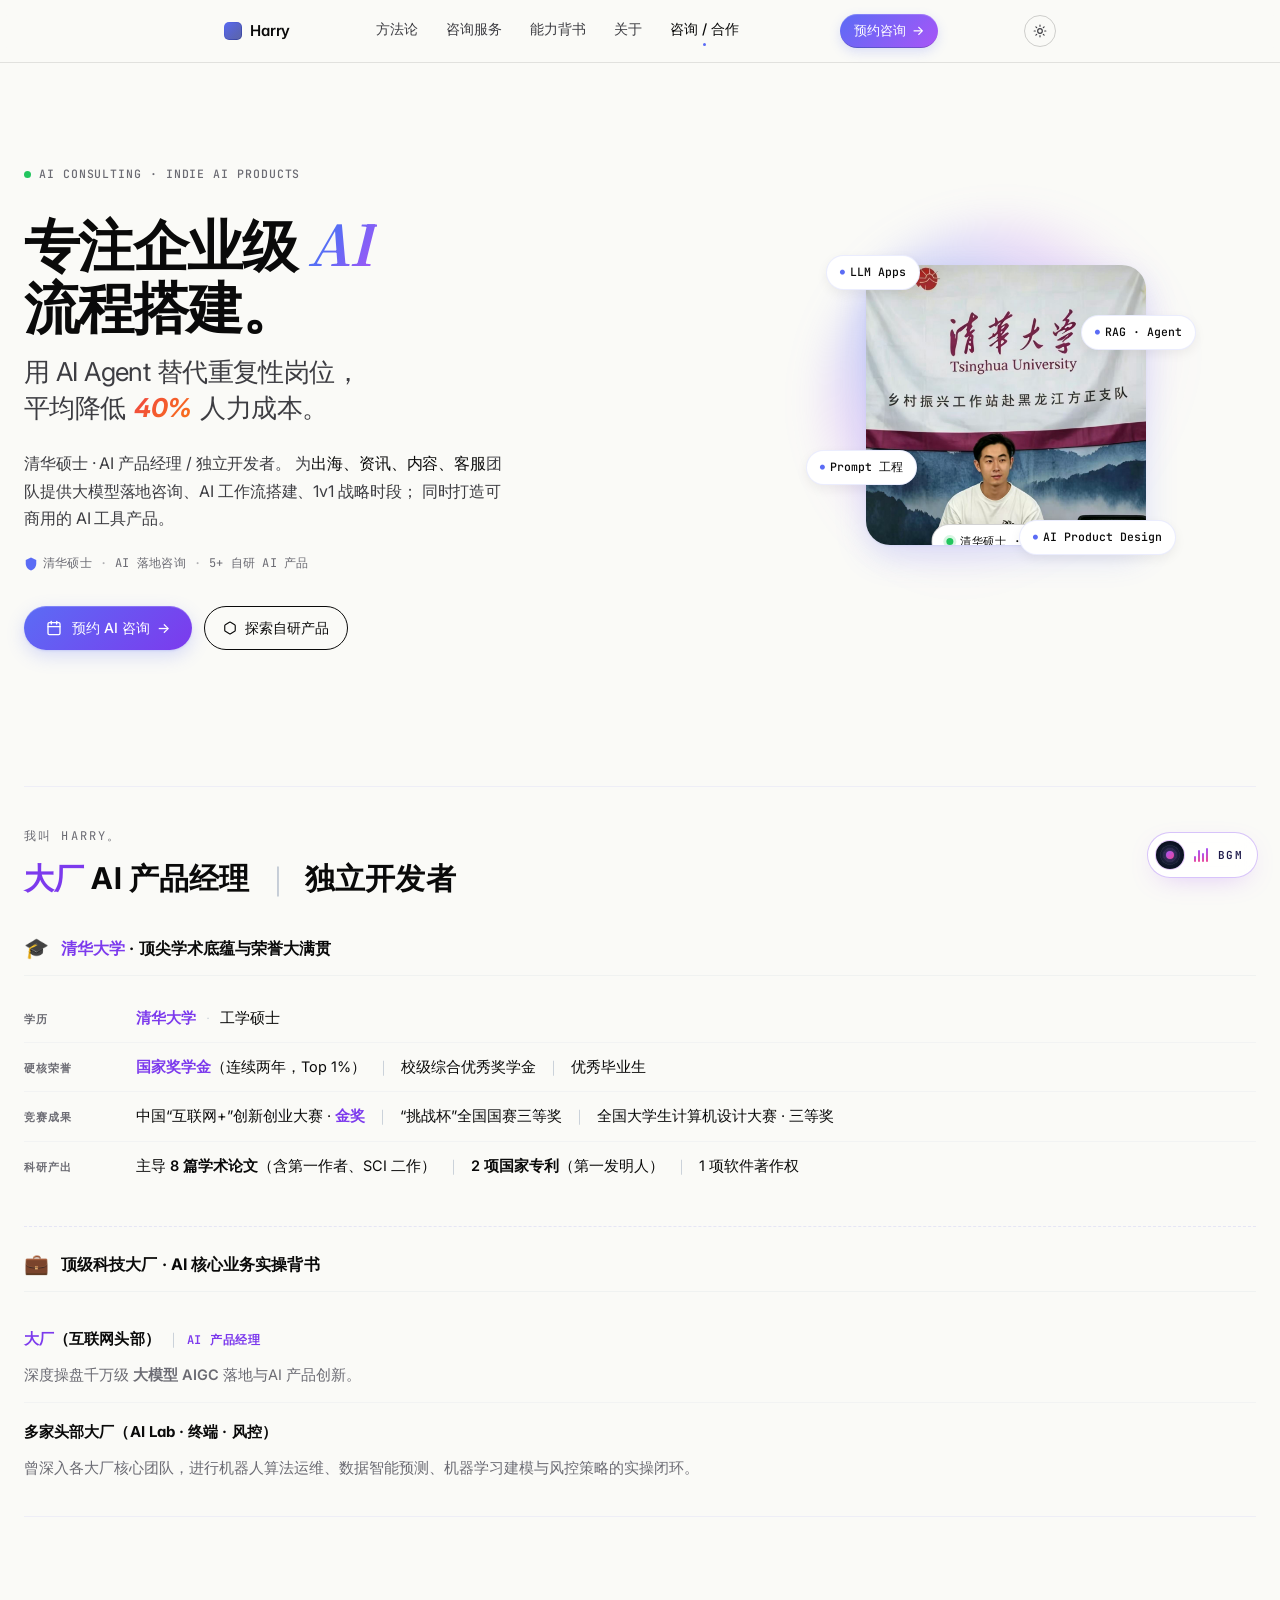
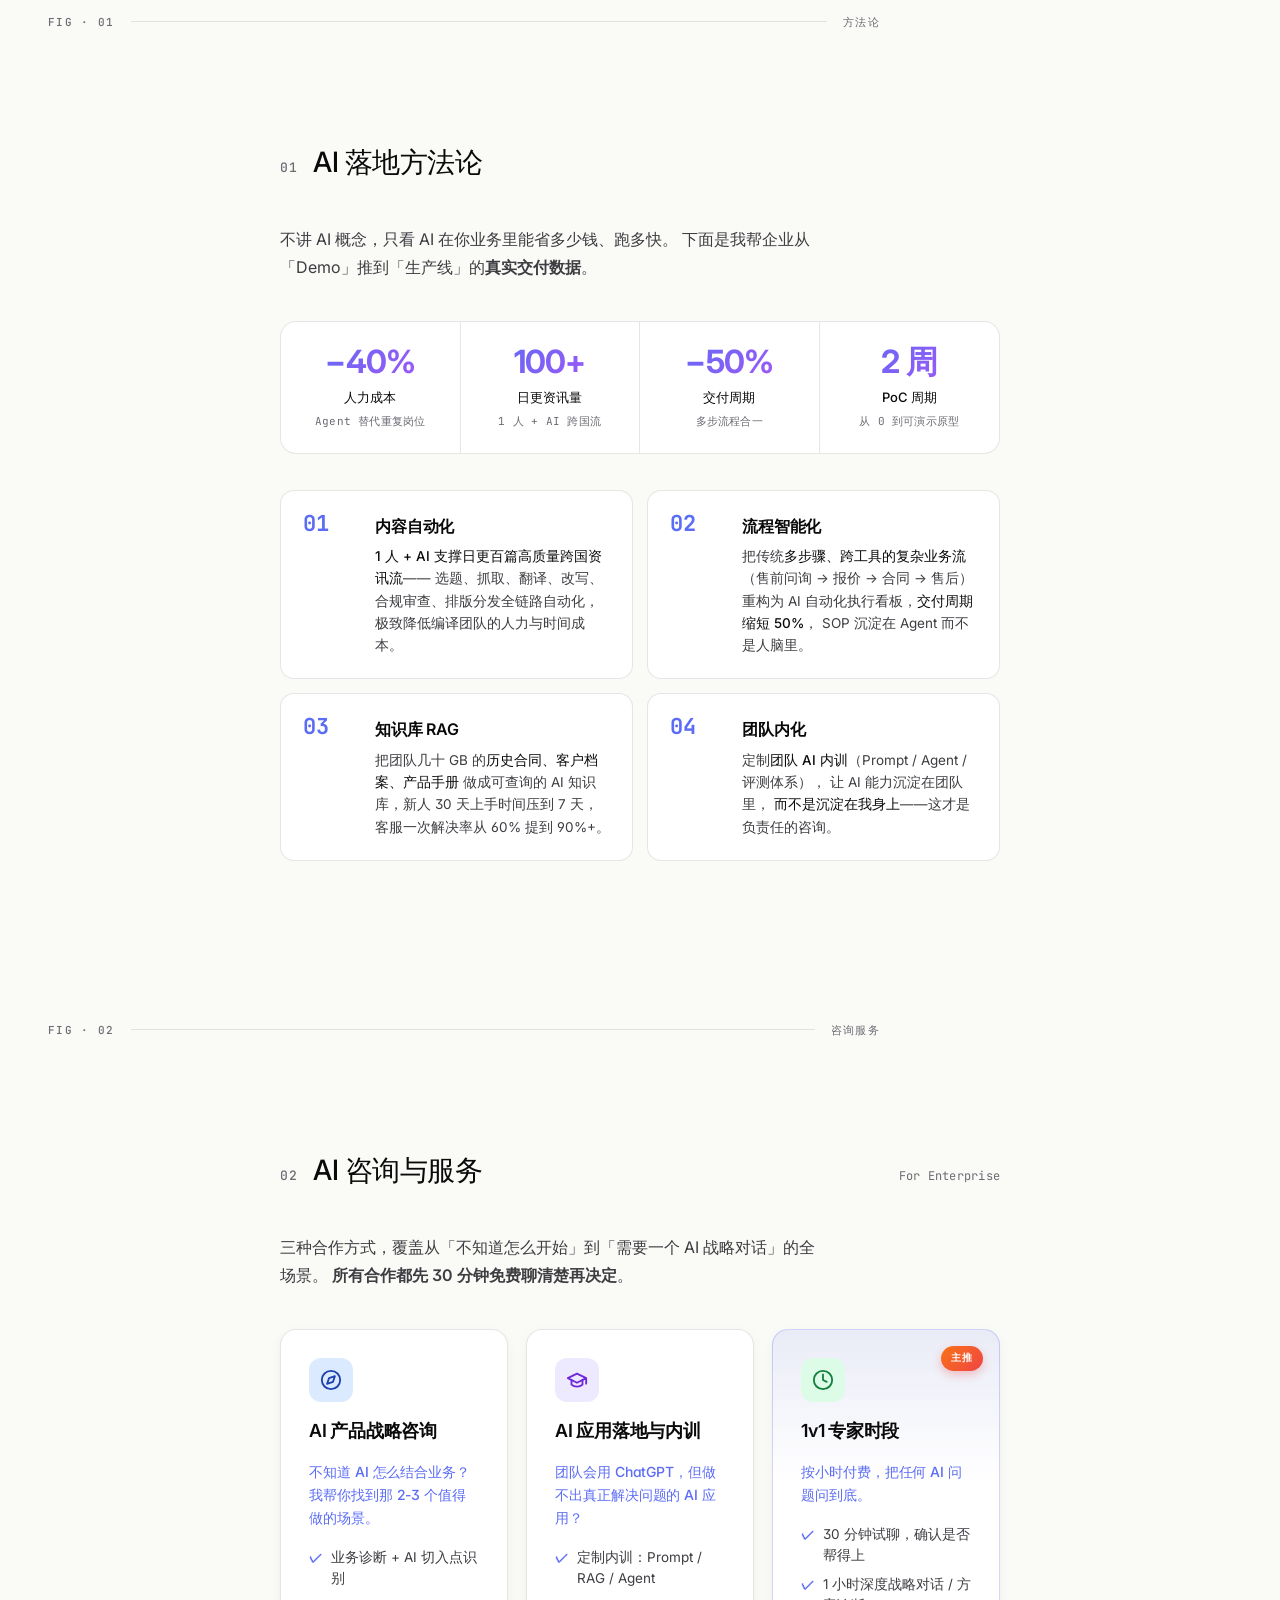
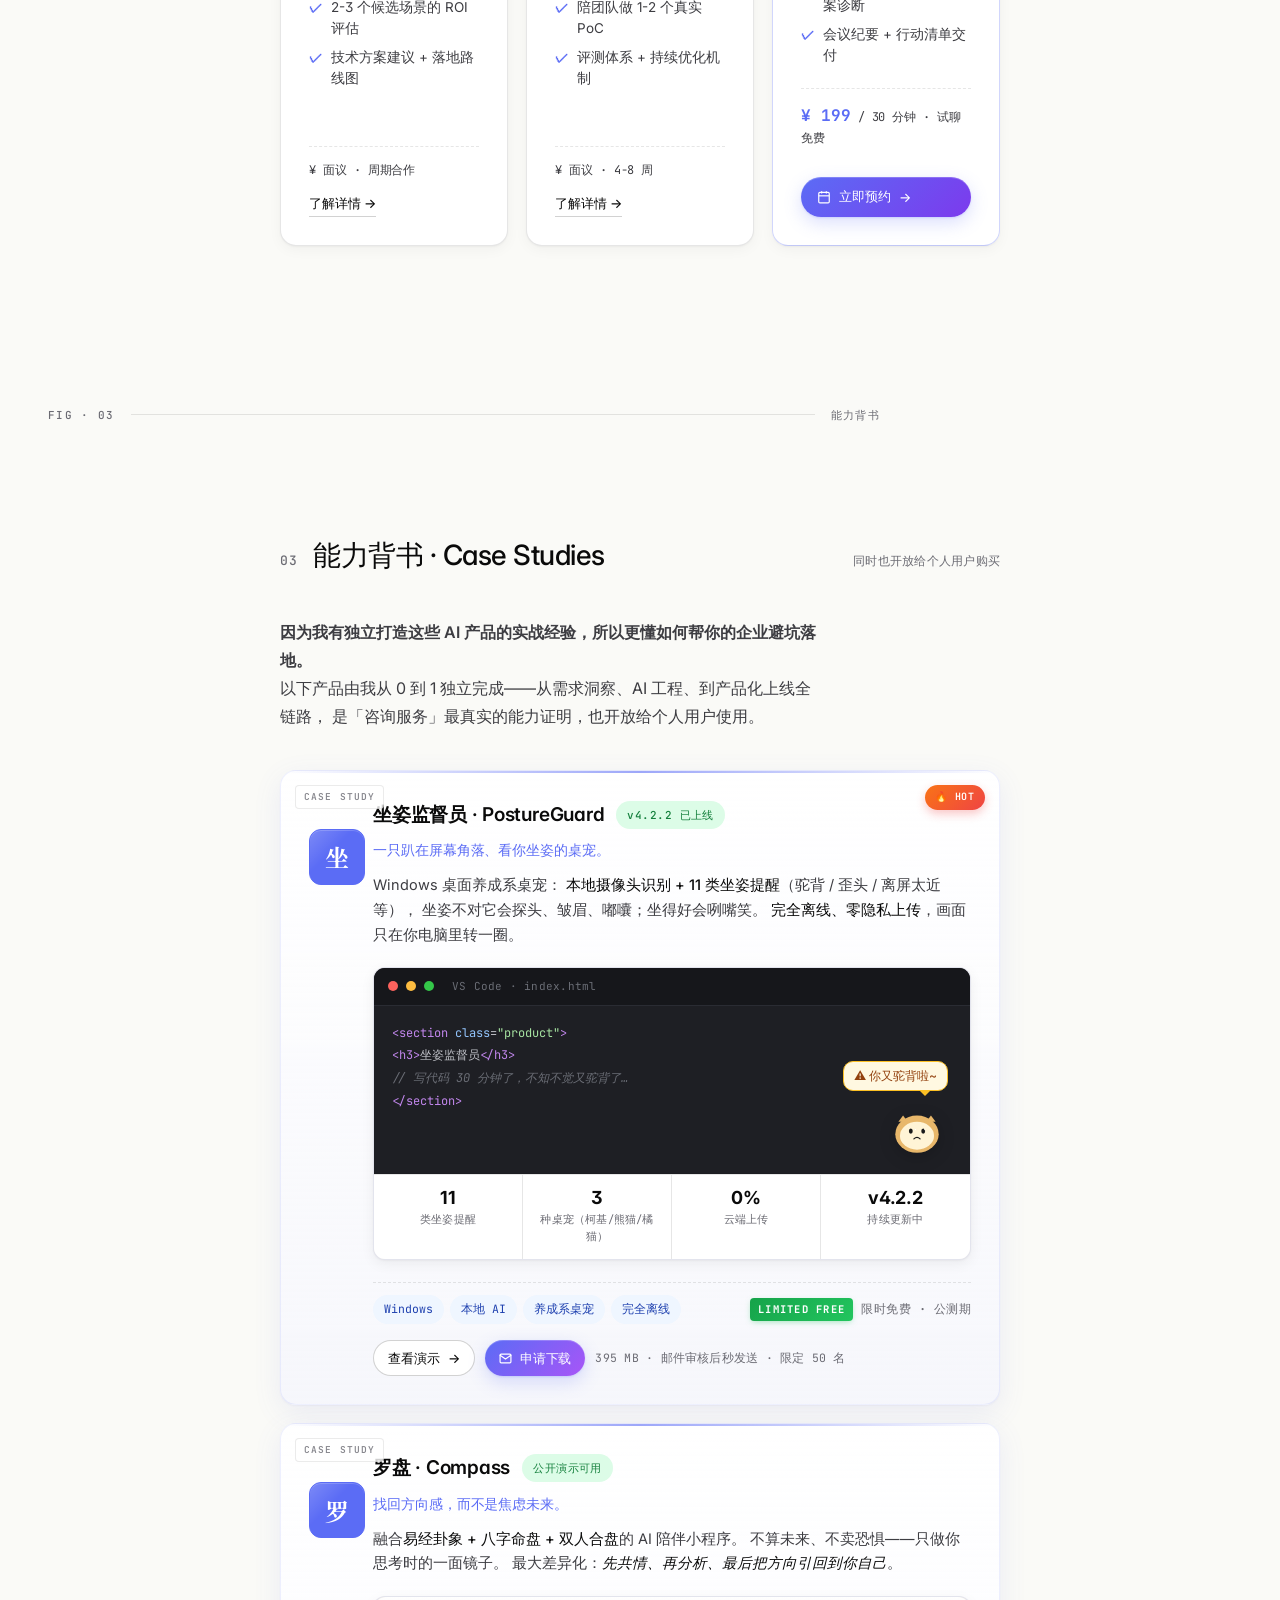
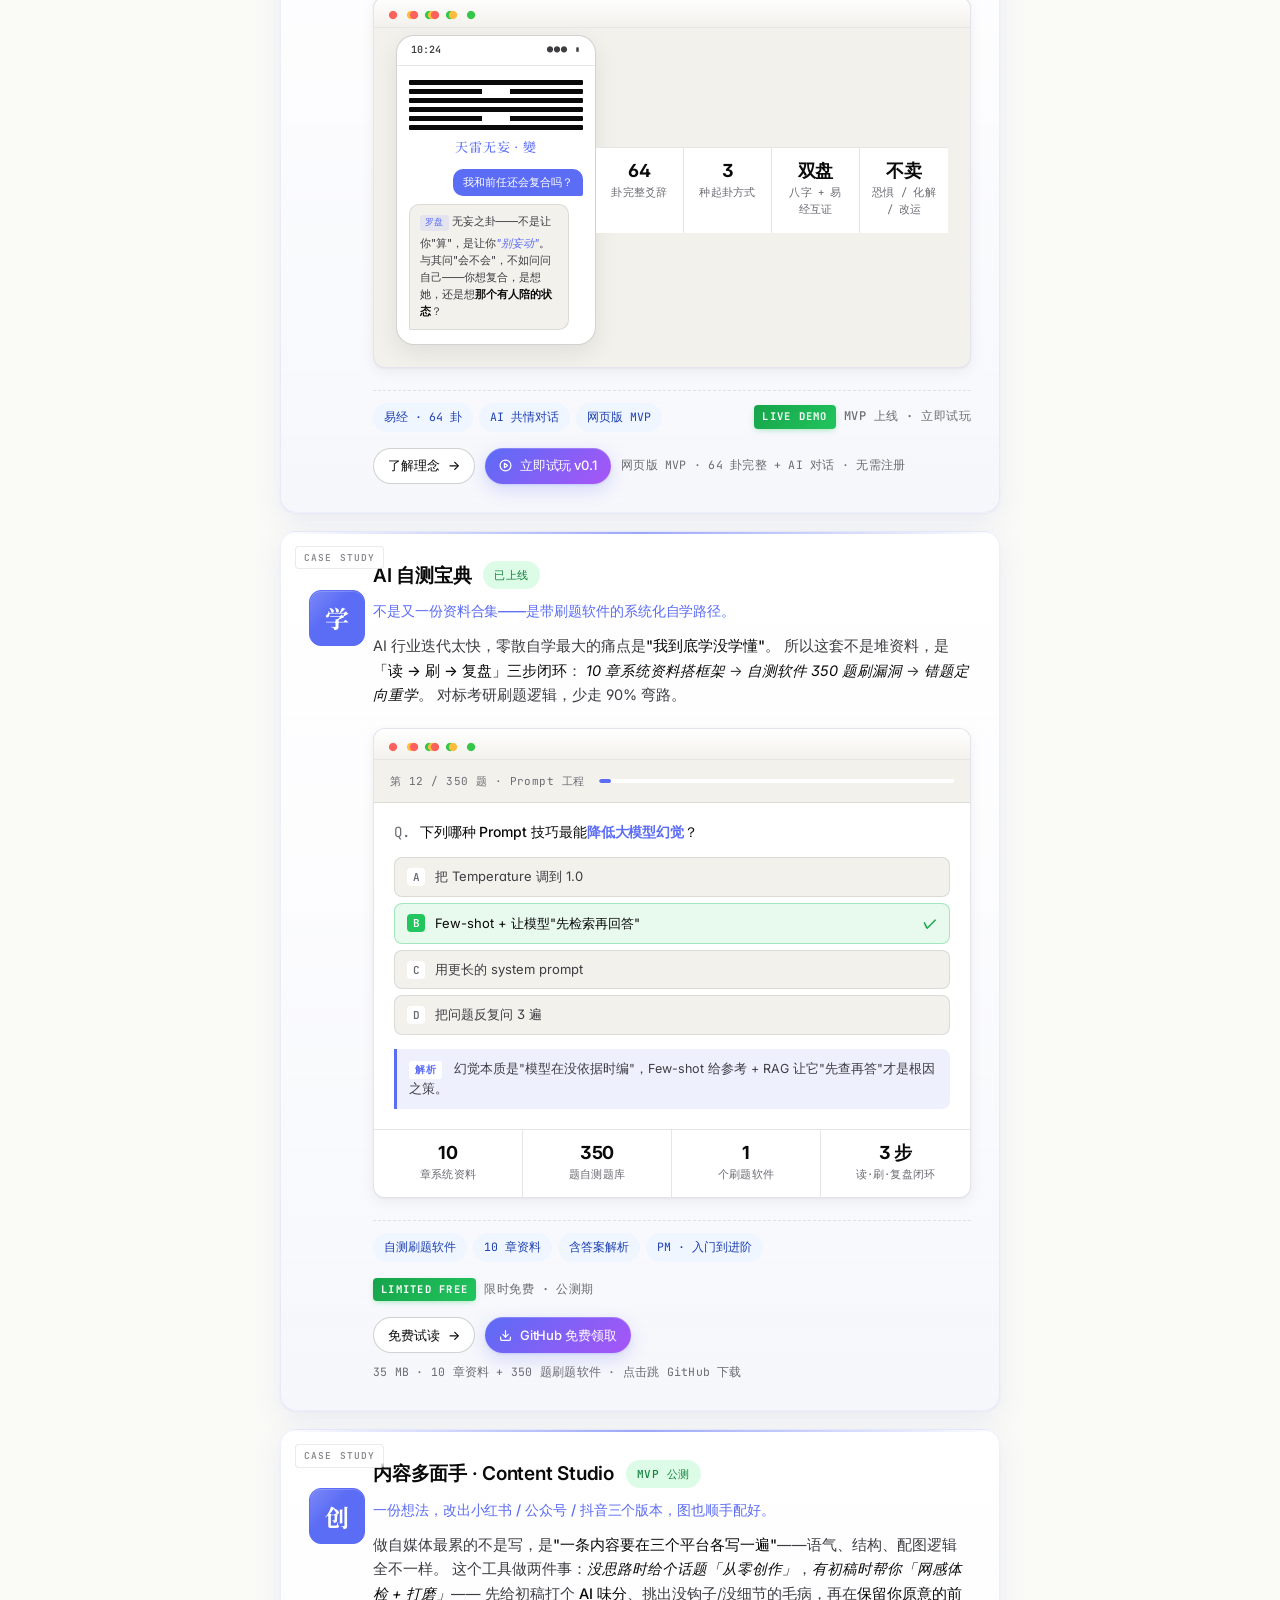
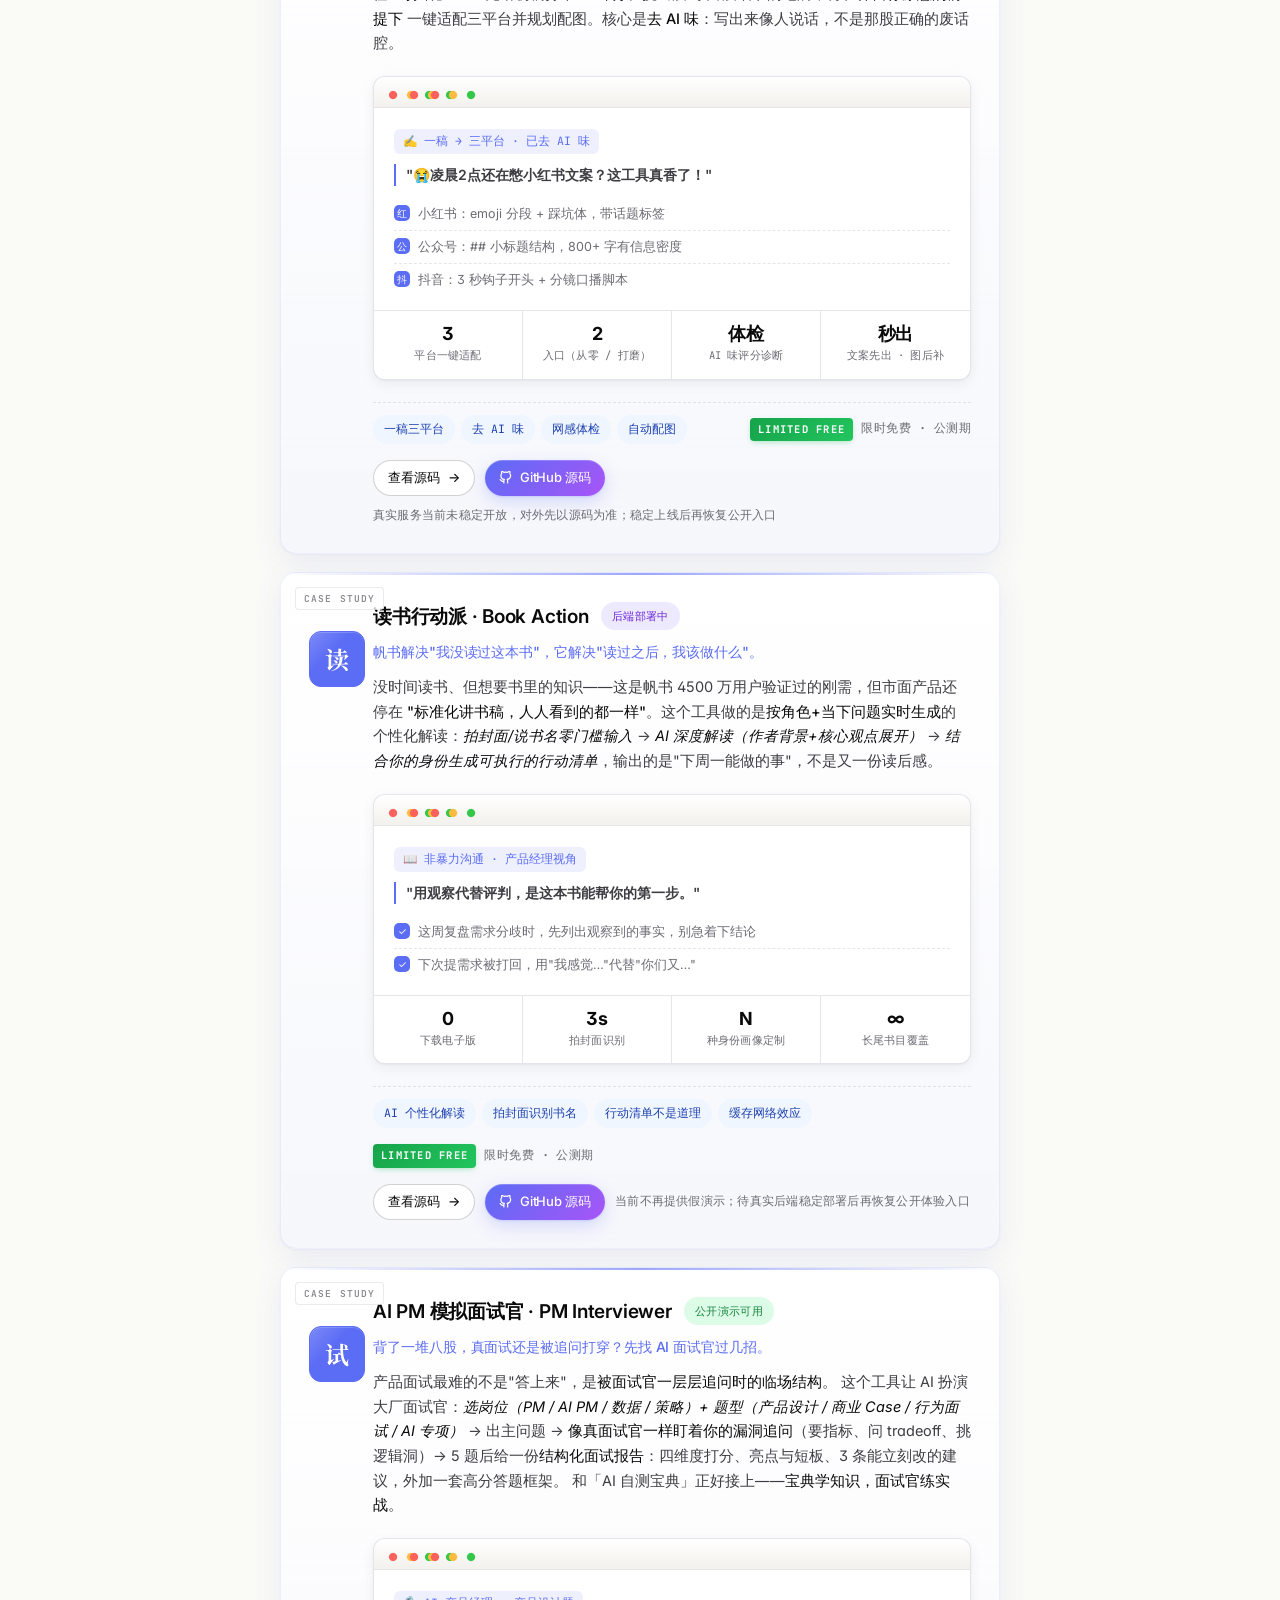
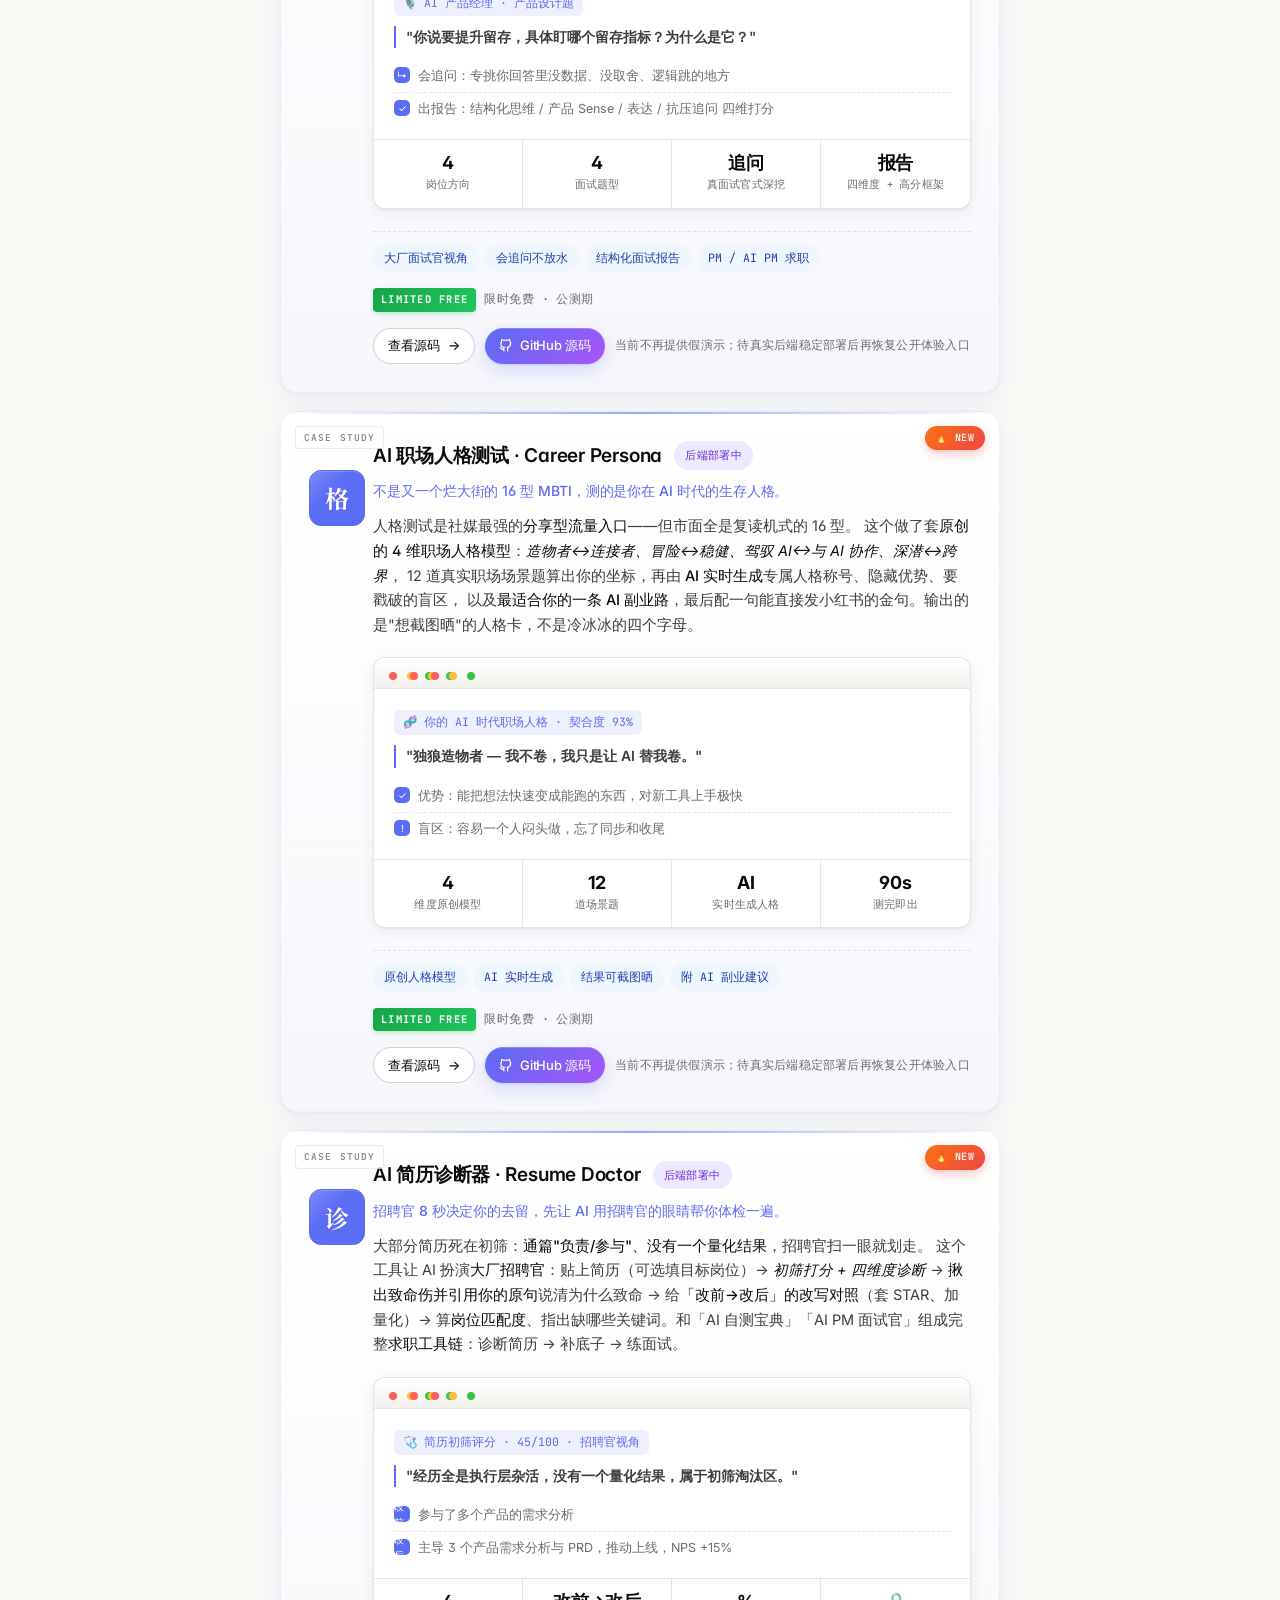
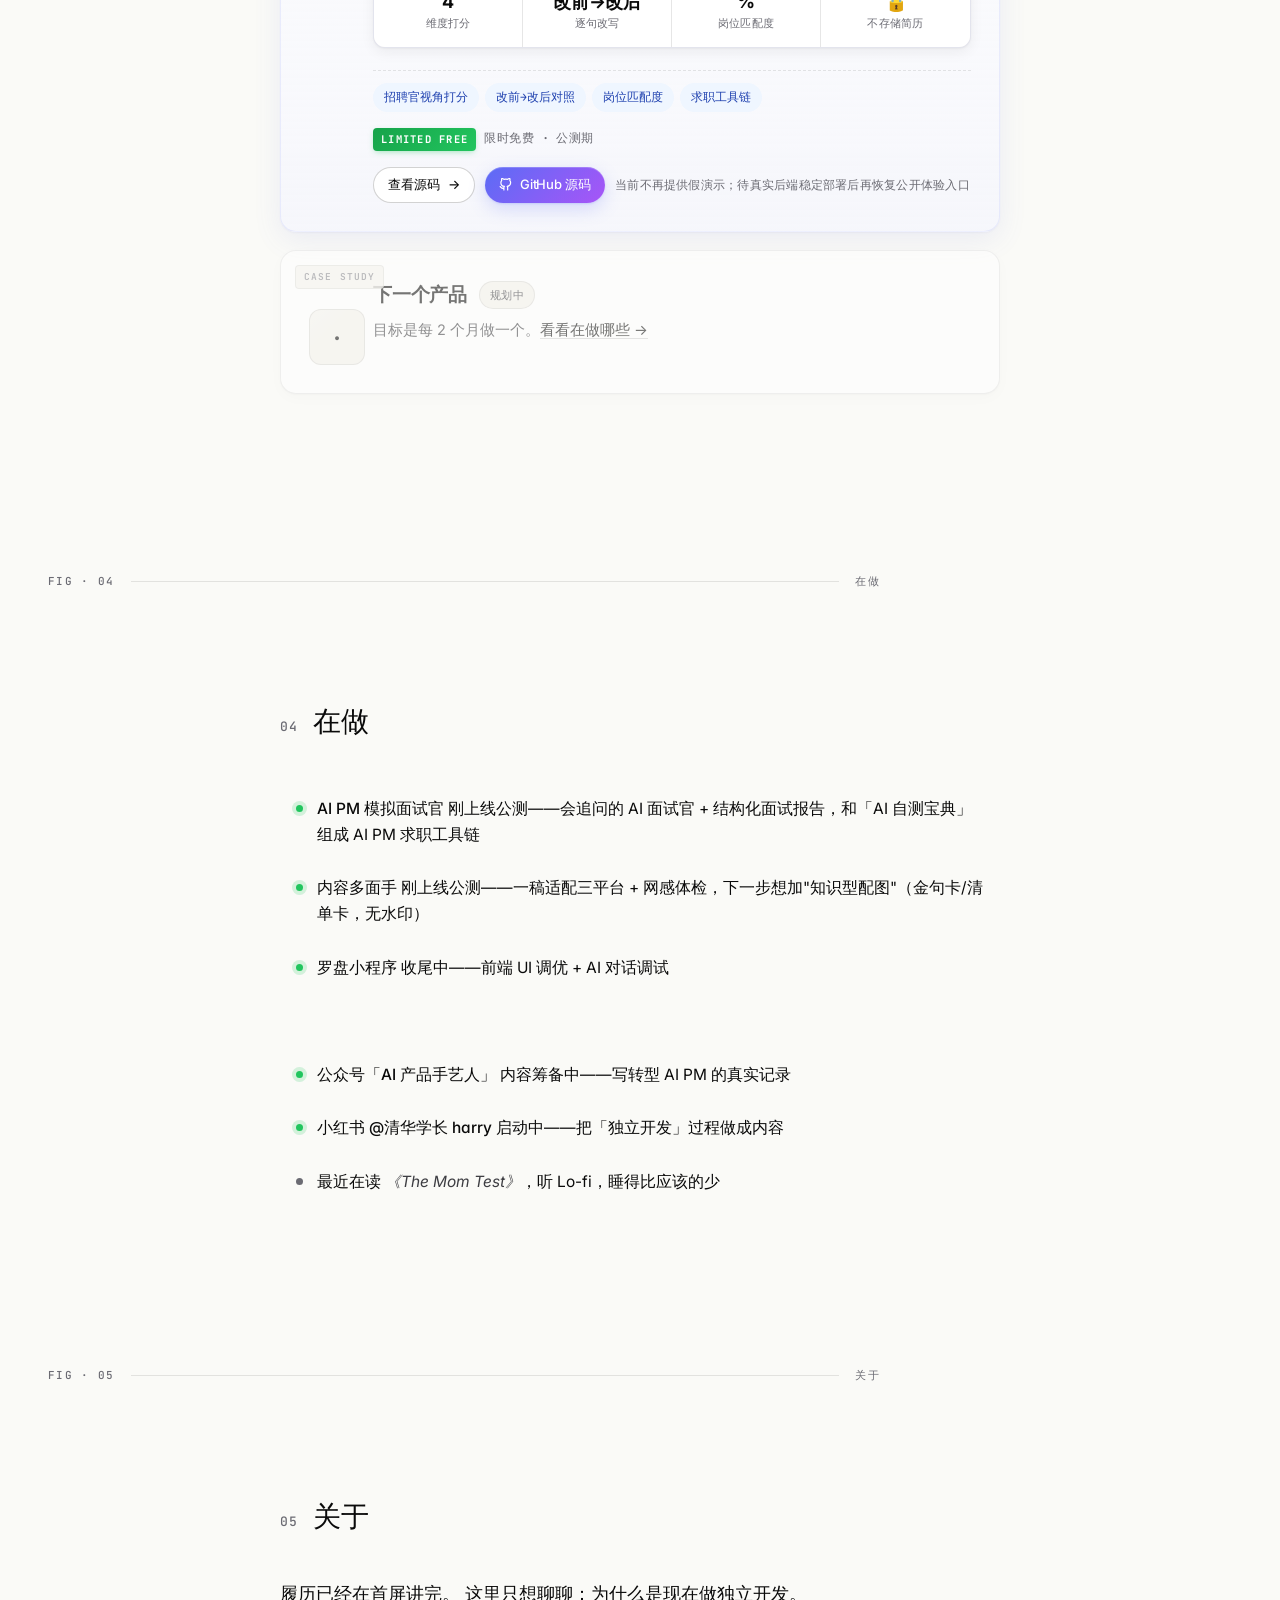
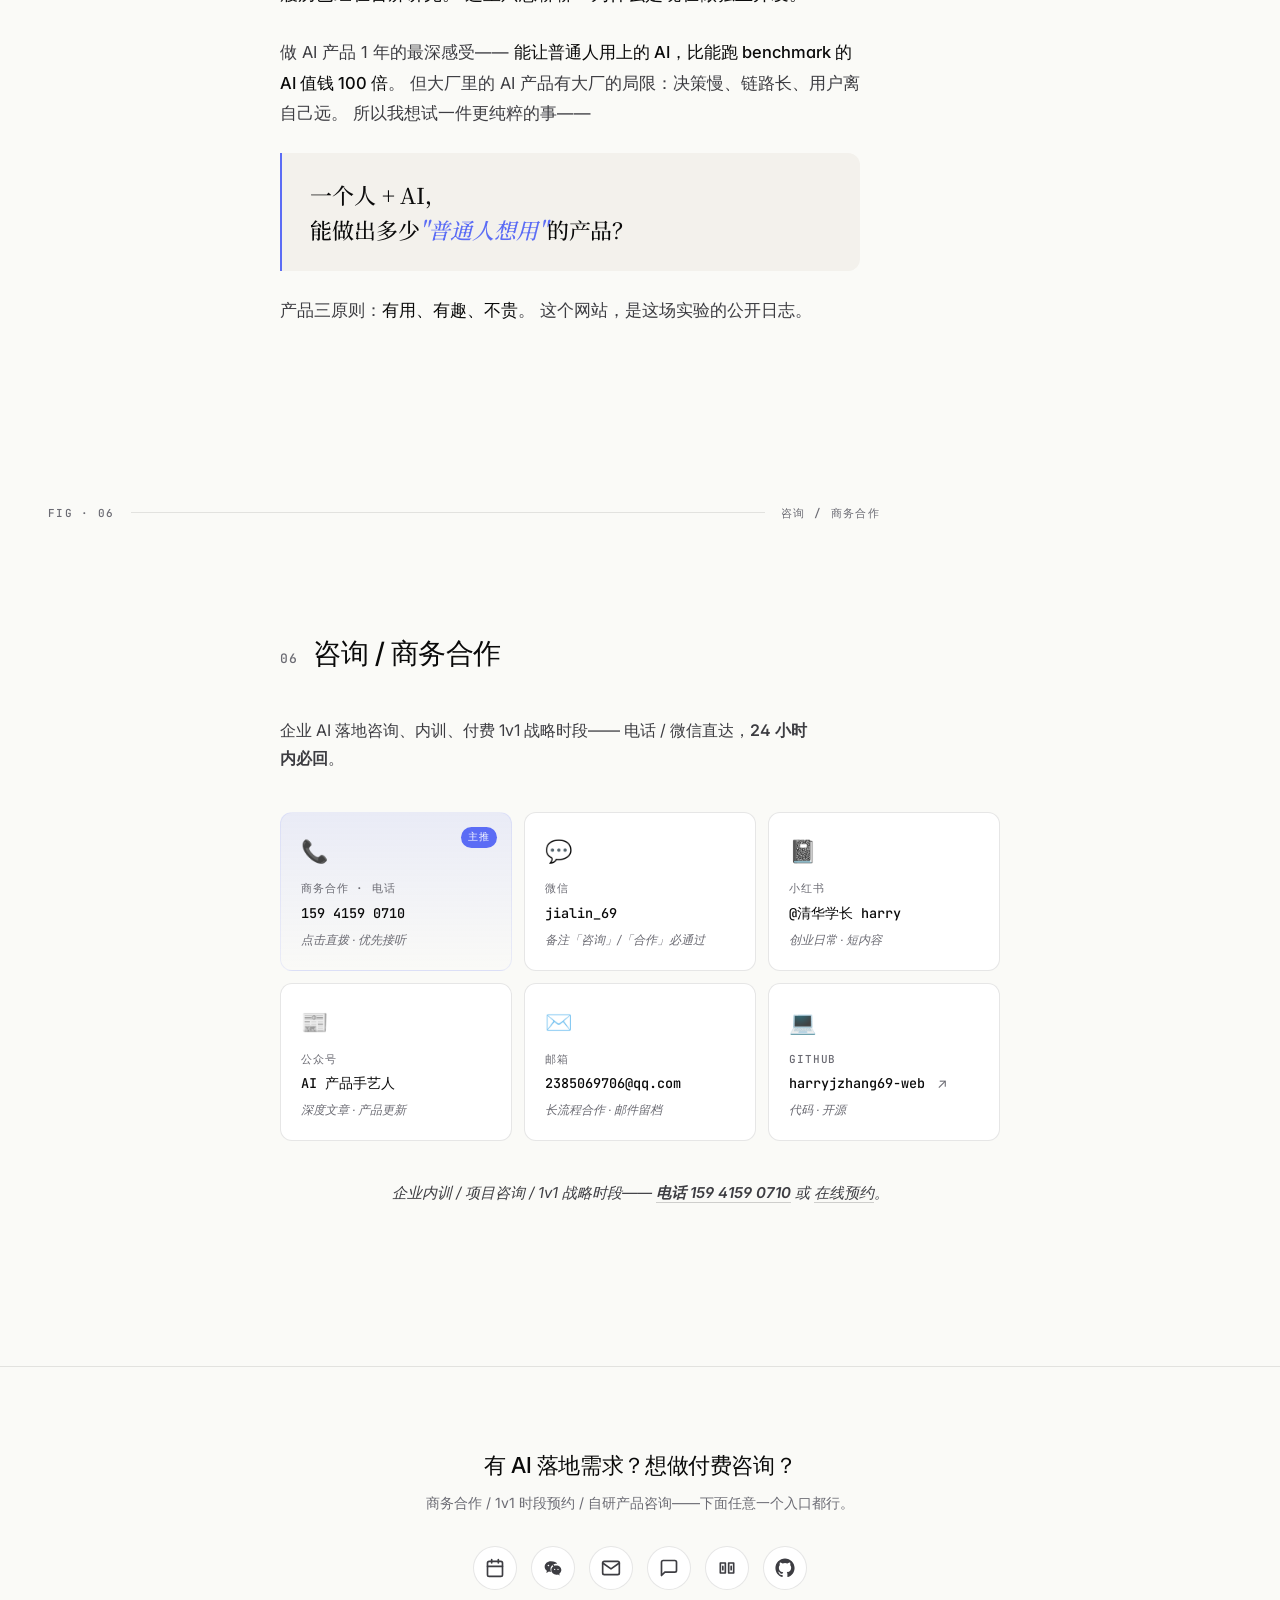
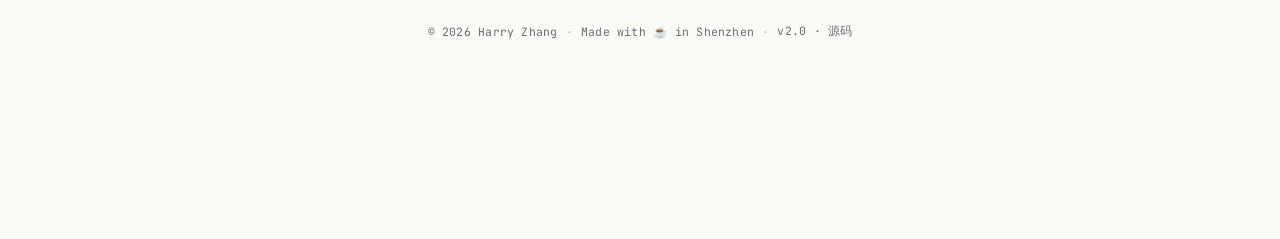
<file: index.html>
<!DOCTYPE html>
<html lang="zh-CN">
<head>
  <meta charset="UTF-8" />
  <meta name="viewport" content="width=device-width, initial-scale=1.0" />

  <!-- ===== SEO TDK · 商业流量关键词 ===== -->
  <title>Harry · AI 咨询专家 / AI 独立开发者 — 企业 AI 落地解决方案</title>
  <meta name="description" content="Harry · 清华硕士、AI 产品经理。提供企业 AI 落地咨询、AI 应用内训、1v1 AI 战略时段预约；同时打造可商用的 AI 工具产品（内容多面手 / AI 自测宝典 / 坐姿监督员 / 罗盘 AI 命理）。已服务多家企业，专注大模型应用落地与 AI Agent 商业化。" />
  <meta name="keywords" content="AI 咨询, AI 咨询专家, 企业 AI 落地, 大模型应用落地, AI 产品经理, AI 战略咨询, AI 内训, AI 独立开发者 Harry, AI 工具购买, LLM 应用, AI Agent, RAG, Prompt 工程, AI 解决方案, AI 商业化, 清华学长" />
  <meta name="author" content="Harry Zhang" />

  <!-- ===== Theme & Icon ===== -->
  <meta name="theme-color" content="#fafaf7" media="(prefers-color-scheme: light)" />
  <meta name="theme-color" content="#08090a" media="(prefers-color-scheme: dark)" />
  <link rel="icon" type="image/svg+xml" href="./assets/favicon.svg" />
  <link rel="canonical" href="https://harryjzhang69-web.github.io/personal-site/" />

  <!-- ===== Fonts ===== -->
  <link rel="preconnect" href="https://fonts.googleapis.com" />
  <link rel="preconnect" href="https://fonts.gstatic.com" crossorigin />
  <link
    href="https://fonts.googleapis.com/css2?family=Inter:wght@300;400;500;600;700;800&family=JetBrains+Mono:wght@400;500&family=Noto+Serif+SC:wght@400;500;700;900&display=swap"
    rel="stylesheet"
  />
  <link rel="stylesheet" href="./assets/style.css" />

  <!-- ===== Open Graph / Twitter Card ===== -->
  <meta property="og:type" content="website" />
  <meta property="og:title" content="Harry · AI 产品经理 / AI 独立开发者作品集" />
  <meta property="og:description" content="清华硕士 · AI PM。专注 LLM 应用落地与 AI 工具产品化。" />
  <meta property="og:url" content="https://harryjzhang69-web.github.io/personal-site/" />
  <meta property="og:locale" content="zh_CN" />
  <meta name="twitter:card" content="summary_large_image" />
  <meta name="twitter:title" content="Harry · AI 产品手艺人" />
  <meta name="twitter:description" content="清华硕士 · AI PM 的独立开发记录" />

  <!-- ===== Schema.org Person（结构化数据，利于 Google 收录） ===== -->
  <script type="application/ld+json">
  {
    "@context": "https://schema.org",
    "@type": "Person",
    "name": "Harry Zhang",
    "jobTitle": "AI 产品经理 · 独立开发者",
    "alumniOf": "Tsinghua University",
    "worksFor": { "@type": "Organization", "name": "Independent Maker" },
    "url": "https://harryjzhang69-web.github.io/personal-site/",
    "sameAs": [
      "https://github.com/harryjzhang69-web"
    ]
  }
  </script>
</head>
<body>

  <!-- ============= 顶部细线 nav ============= -->
  <nav class="topnav">
    <div class="topnav-inner">
      <a href="#" class="logo">
        <span class="logo-mark"></span>
        <span class="logo-text">Harry</span>
      </a>
      <div class="topnav-links">
        <a href="#methodology">方法论</a>
        <a href="#consulting">咨询服务</a>
        <a href="#products">能力背书</a>
        <a href="#about">关于</a>
        <a href="#connect">咨询 / 合作</a>
      </div>
      <a href="#consulting" class="topnav-cta">预约咨询 <span class="topnav-cta-arrow">→</span></a>
      <button class="theme-btn" onclick="toggleTheme()" aria-label="切换主题">
        <svg class="theme-icon-sun" width="14" height="14" viewBox="0 0 24 24" fill="none" stroke="currentColor" stroke-width="2" stroke-linecap="round" stroke-linejoin="round"><circle cx="12" cy="12" r="4"/><path d="M12 2v2M12 20v2M4.93 4.93l1.41 1.41M17.66 17.66l1.41 1.41M2 12h2M20 12h2M4.93 19.07l1.41-1.41M17.66 6.34l1.41-1.41"/></svg>
        <svg class="theme-icon-moon" width="14" height="14" viewBox="0 0 24 24" fill="none" stroke="currentColor" stroke-width="2" stroke-linecap="round" stroke-linejoin="round"><path d="M21 12.79A9 9 0 1 1 11.21 3 7 7 0 0 0 21 12.79z"/></svg>
      </button>
    </div>
  </nav>

  <main class="container">

    <!-- ============= HERO ============= -->
    <header class="hero hero-grid">
      <div class="hero-text">
        <div class="hero-tag">
          <span class="dot dot-pulse"></span>
          <span>AI CONSULTING · INDIE AI PRODUCTS</span>
        </div>

        <h1 class="hero-title">
          专注企业级 <span class="hero-name">AI</span><br/>
          流程搭建。
        </h1>
        <p class="hero-subtitle">
          用 AI Agent 替代重复性岗位，<br/>
          平均降低 <span class="hl-num">40%</span> 人力成本。
        </p>

        <p class="hero-sub">
          清华硕士 · AI 产品经理 / 独立开发者。
          为<strong>出海、资讯、内容、客服</strong>团队提供大模型落地咨询、AI 工作流搭建、1v1 战略时段；
          同时打造可商用的 AI 工具产品。
        </p>

        <div class="hero-credentials">
          <span class="cred">
            <svg width="14" height="14" viewBox="0 0 24 24" fill="currentColor"><path d="M12 1L3 5v6c0 5.5 3.8 10.7 9 12 5.2-1.3 9-6.5 9-12V5l-9-4z"/></svg>
            清华硕士
          </span>
          <span class="cred-dot">·</span>
          <span class="cred">AI 落地咨询</span>
          <span class="cred-dot">·</span>
          <span class="cred">5+ 自研 AI 产品</span>
        </div>

        <!-- 双重 CTA：A 主-预约咨询  B 副-探索产品 -->
        <div class="hero-cta">
          <a href="#consulting" class="btn btn-primary btn-cta-main">
            <svg width="16" height="16" viewBox="0 0 24 24" fill="none" stroke="currentColor" stroke-width="2" stroke-linecap="round" stroke-linejoin="round"><rect x="3" y="4" width="18" height="18" rx="2" ry="2"/><line x1="16" y1="2" x2="16" y2="6"/><line x1="8" y1="2" x2="8" y2="6"/><line x1="3" y1="10" x2="21" y2="10"/></svg>
            <span>预约 AI 咨询</span>
            <span class="btn-arrow">→</span>
          </a>
          <a href="#products" class="btn btn-ghost-tech">
            <svg width="14" height="14" viewBox="0 0 24 24" fill="none" stroke="currentColor" stroke-width="2" stroke-linecap="round" stroke-linejoin="round"><path d="M21 16V8a2 2 0 0 0-1-1.73l-7-4a2 2 0 0 0-2 0l-7 4A2 2 0 0 0 3 8v8a2 2 0 0 0 1 1.73l7 4a2 2 0 0 0 2 0l7-4A2 2 0 0 0 21 16z"/></svg>
            <span>探索自研产品</span>
          </a>
        </div>
      </div>

      <!-- 右侧视觉：照片占位框（预留 avatar 替换位） -->
      <div class="hero-visual" aria-hidden="true">
        <div class="hero-visual-frame">
          <!-- 装饰光晕（极光蓝紫） -->
          <div class="hero-glow"></div>

          <!-- 主体照片框
               有照片时：把 .has-photo 加上去，并把 <img> 取消注释
               没照片时：默认显示 H monogram + 装饰
          -->
          <div class="avatar-card has-photo">
            <!-- 真实照片（清华大学乡村振兴工作站 · 黑龙江方正支队） -->
            <img src="./assets/avatar.jpg"
                 alt="Harry · 清华硕士 · AI 产品经理"
                 class="avatar-img"
                 loading="eager"
                 decoding="async" />

            <!-- 角标：身份标签（覆盖层） -->
            <div class="avatar-badge">
              <span class="avatar-badge-dot"></span>
              <span>清华硕士 · AI PM</span>
            </div>
          </div>

          <!-- 浮动技能 chip（4 个 AI 关键词） -->
          <div class="hero-chip hero-chip-1">LLM Apps</div>
          <div class="hero-chip hero-chip-2">RAG · Agent</div>
          <div class="hero-chip hero-chip-3">Prompt 工程</div>
          <div class="hero-chip hero-chip-4">AI Product Design</div>
        </div>
      </div>
    </header>

    <!-- ============= HERO BIO · 紧跟首屏的高管风简介 ============= -->
    <section class="hero-bio" aria-label="个人履历">
      <header class="hero-bio-head">
        <p class="hero-bio-im">我叫 Harry。</p>
        <h2 class="hero-bio-title">
          <span class="nowrap"><strong class="hl">大厂</strong> AI 产品经理</span>
          <span class="hero-bio-bar">｜</span>
          <span class="nowrap">独立开发者</span>
        </h2>
      </header>

      <div class="hero-bio-flow">

        <!-- 行 1 · 学术沉淀 -->
        <div class="bio-row">
          <div class="bio-row-head">
            <span class="bio-row-icon" aria-hidden="true">🎓</span>
            <h3 class="bio-row-title">
              <strong class="hl">清华大学</strong> · 顶尖学术底蕴与荣誉大满贯
            </h3>
          </div>
          <ul class="bio-list">
            <li>
              <span class="bio-key">学历</span>
              <span class="bio-val">
                <span class="nowrap"><strong class="hl">清华大学</strong></span>
                <span class="bio-sep">·</span>
                <span class="nowrap">工学硕士</span>
              </span>
            </li>
            <li>
              <span class="bio-key">硬核荣誉</span>
              <span class="bio-val">
                <span class="nowrap"><strong class="hl">国家奖学金</strong>（连续两年，Top 1%）</span>
                <span class="bio-sep">｜</span>
                <span class="nowrap">校级综合优秀奖学金</span>
                <span class="bio-sep">｜</span>
                <span class="nowrap">优秀毕业生</span>
              </span>
            </li>
            <li>
              <span class="bio-key">竞赛成果</span>
              <span class="bio-val">
                <span class="nowrap">中国&ldquo;互联网+&rdquo;创新创业大赛 · <strong class="hl">金奖</strong></span>
                <span class="bio-sep">｜</span>
                <span class="nowrap">&ldquo;挑战杯&rdquo;全国国赛三等奖</span>
                <span class="bio-sep">｜</span>
                <span class="nowrap">全国大学生计算机设计大赛 · 三等奖</span>
              </span>
            </li>
            <li>
              <span class="bio-key">科研产出</span>
              <span class="bio-val">
                <span class="nowrap">主导 <strong>8 篇学术论文</strong>（含第一作者、SCI 二作）</span>
                <span class="bio-sep">｜</span>
                <span class="nowrap"><strong>2 项国家专利</strong>（第一发明人）</span>
                <span class="bio-sep">｜</span>
                <span class="nowrap">1 项软件著作权</span>
              </span>
            </li>
          </ul>
        </div>

        <!-- 行 2 · 大厂 AI 实战 -->
        <div class="bio-row">
          <div class="bio-row-head">
            <span class="bio-row-icon" aria-hidden="true">💼</span>
            <h3 class="bio-row-title">
              顶级科技大厂 · AI 核心业务实操背书
            </h3>
          </div>
          <ul class="bio-list bio-list--exp">
            <li>
              <span class="exp-line">
                <span class="nowrap"><strong class="hl">大厂</strong>（互联网头部）</span>
                <span class="bio-sep">｜</span>
                <span class="nowrap exp-title">AI 产品经理</span>
              </span>
              <span class="exp-feat">
                深度操盘<span class="nowrap">千万级 <strong>大模型 AIGC</strong> 落地</span>与<span class="nowrap">AI 产品创新</span>。
              </span>
            </li>
            <li>
              <span class="exp-line">
                <span class="nowrap"><strong>多家头部大厂</strong>（AI Lab · 终端 · 风控）</span>
              </span>
              <span class="exp-feat">
                曾深入各大厂核心团队，进行<span class="nowrap">机器人算法运维</span>、<span class="nowrap">数据智能预测</span>、<span class="nowrap">机器学习建模</span>与<span class="nowrap">风控策略</span>的实操闭环。
              </span>
            </li>
          </ul>
        </div>

      </div>
    </section>

    <!-- 装饰：工业图纸式分隔 -->
    <div class="rule">
      <span class="rule-tag">FIG · 01</span>
      <span class="rule-line"></span>
      <span class="rule-tag-r">方法论</span>
    </div>

    <!-- ============= METHODOLOGY · 信任背书 / 方法论 ============= -->
    <section class="block" id="methodology">
      <div class="block-head">
        <span class="block-num">01</span>
        <h2>AI 落地方法论</h2>
      </div>

      <p class="block-intro">
        不讲 AI 概念，只看 AI 在你业务里能省多少钱、跑多快。
        下面是我帮企业从「Demo」推到「生产线」的<strong>真实交付数据</strong>。
      </p>

      <!-- 数据矩阵：4 个具体可量化指标 -->
      <div class="metrics-grid">
        <div class="metric">
          <strong>−40%</strong>
          <span class="metric-label">人力成本</span>
          <span class="metric-desc">Agent 替代重复岗位</span>
        </div>
        <div class="metric">
          <strong>100+</strong>
          <span class="metric-label">日更资讯量</span>
          <span class="metric-desc">1 人 + AI 跨国流</span>
        </div>
        <div class="metric">
          <strong>−50%</strong>
          <span class="metric-label">交付周期</span>
          <span class="metric-desc">多步流程合一</span>
        </div>
        <div class="metric">
          <strong>2 周</strong>
          <span class="metric-label">PoC 周期</span>
          <span class="metric-desc">从 0 到可演示原型</span>
        </div>
      </div>

      <!-- 4 个真实场景 -->
      <ol class="steps-list">
        <li class="step">
          <span class="step-num">01</span>
          <div class="step-body">
            <h4>内容自动化</h4>
            <p>
              <strong>1 人 + AI 支撑日更百篇高质量跨国资讯流</strong>——
              选题、抓取、翻译、改写、合规审查、排版分发全链路自动化，
              极致降低编译团队的人力与时间成本。
            </p>
          </div>
        </li>
        <li class="step">
          <span class="step-num">02</span>
          <div class="step-body">
            <h4>流程智能化</h4>
            <p>
              把传统<strong>多步骤、跨工具的复杂业务流</strong>
              （售前问询 → 报价 → 合同 → 售后）
              重构为 AI 自动化执行看板，<strong>交付周期缩短 50%</strong>，
              SOP 沉淀在 Agent 而不是人脑里。
            </p>
          </div>
        </li>
        <li class="step">
          <span class="step-num">03</span>
          <div class="step-body">
            <h4>知识库 RAG</h4>
            <p>
              把团队几十 GB 的<strong>历史合同、客户档案、产品手册</strong>
              做成可查询的 AI 知识库，新人 30 天上手时间压到 7 天，
              客服一次解决率从 60% 提到 90%+。
            </p>
          </div>
        </li>
        <li class="step">
          <span class="step-num">04</span>
          <div class="step-body">
            <h4>团队内化</h4>
            <p>
              定制<strong>团队 AI 内训</strong>（Prompt / Agent / 评测体系），
              让 AI 能力沉淀在团队里，
              <strong>而不是沉淀在我身上</strong>——这才是负责任的咨询。
            </p>
          </div>
        </li>
      </ol>
    </section>

    <!-- ============= CONSULTING · AI 咨询服务（ToB） ============= -->
    <div class="rule">
      <span class="rule-tag">FIG · 02</span>
      <span class="rule-line"></span>
      <span class="rule-tag-r">咨询服务</span>
    </div>

    <section class="block" id="consulting">
      <div class="block-head">
        <span class="block-num">02</span>
        <h2>AI 咨询与服务</h2>
        <span class="block-meta">For Enterprise</span>
      </div>

      <p class="block-intro">
        三种合作方式，覆盖从「不知道怎么开始」到「需要一个 AI 战略对话」的全场景。
        <strong>所有合作都先 30 分钟免费聊清楚再决定</strong>。
      </p>

      <div class="services-grid">
        <!-- 卡片 1: 战略咨询 -->
        <article class="service-card">
          <div class="service-icon" data-bg="blue">
            <svg width="22" height="22" viewBox="0 0 24 24" fill="none" stroke="currentColor" stroke-width="2" stroke-linecap="round" stroke-linejoin="round"><circle cx="12" cy="12" r="10"/><polygon points="16.24 7.76 14.12 14.12 7.76 16.24 9.88 9.88 16.24 7.76"/></svg>
          </div>
          <h3>AI 产品战略咨询</h3>
          <p class="service-tagline">不知道 AI 怎么结合业务？我帮你找到那 2-3 个值得做的场景。</p>
          <ul class="service-bullets">
            <li>业务诊断 + AI 切入点识别</li>
            <li>2-3 个候选场景的 ROI 评估</li>
            <li>技术方案建议 + 落地路线图</li>
          </ul>
          <div class="service-foot">
            <span class="service-price">¥ 面议 · 周期合作</span>
            <a href="#connect" class="btn-link-arrow">了解详情 →</a>
          </div>
        </article>

        <!-- 卡片 2: 内训 + 落地 -->
        <article class="service-card">
          <div class="service-icon" data-bg="purple">
            <svg width="22" height="22" viewBox="0 0 24 24" fill="none" stroke="currentColor" stroke-width="2" stroke-linecap="round" stroke-linejoin="round"><path d="M22 10v6M2 10l10-5 10 5-10 5z"/><path d="M6 12v5c3 3 9 3 12 0v-5"/></svg>
          </div>
          <h3>AI 应用落地与内训</h3>
          <p class="service-tagline">团队会用 ChatGPT，但做不出真正解决问题的 AI 应用？</p>
          <ul class="service-bullets">
            <li>定制内训：Prompt / RAG / Agent</li>
            <li>陪团队做 1-2 个真实 PoC</li>
            <li>评测体系 + 持续优化机制</li>
          </ul>
          <div class="service-foot">
            <span class="service-price">¥ 面议 · 4-8 周</span>
            <a href="#connect" class="btn-link-arrow">了解详情 →</a>
          </div>
        </article>

        <!-- 卡片 3: 1v1 时段（含 Calendly / 面包多 占位） -->
        <article class="service-card service-featured">
          <span class="service-hot">主推</span>
          <div class="service-icon" data-bg="green">
            <svg width="22" height="22" viewBox="0 0 24 24" fill="none" stroke="currentColor" stroke-width="2" stroke-linecap="round" stroke-linejoin="round"><circle cx="12" cy="12" r="10"/><polyline points="12 6 12 12 16 14"/></svg>
          </div>
          <h3>1v1 专家时段</h3>
          <p class="service-tagline">按小时付费，把任何 AI 问题问到底。</p>
          <ul class="service-bullets">
            <li>30 分钟试聊，确认是否帮得上</li>
            <li>1 小时深度战略对话 / 方案诊断</li>
            <li>会议纪要 + 行动清单交付</li>
          </ul>
          <div class="service-foot">
            <span class="service-price"><strong>¥ 199</strong> / 30 分钟 · 试聊免费</span>
          </div>

          <!-- ===== 点「立即预约」触发私域弹窗 ===== -->
          <div class="service-cta-row">
            <button type="button"
                    onclick="openBookingModal()"
                    class="btn btn-primary btn-cta-book">
              <svg width="14" height="14" viewBox="0 0 24 24" fill="none" stroke="currentColor" stroke-width="2"><rect x="3" y="4" width="18" height="18" rx="2"/><line x1="16" y1="2" x2="16" y2="6"/><line x1="8" y1="2" x2="8" y2="6"/><line x1="3" y1="10" x2="21" y2="10"/></svg>
              <span>立即预约</span>
              <span class="btn-arrow">→</span>
            </button>
          </div>
        </article>
      </div>
    </section>

    <!-- ============= PRODUCTS · 案例背书 ============= -->
    <div class="rule">
      <span class="rule-tag">FIG · 03</span>
      <span class="rule-line"></span>
      <span class="rule-tag-r">能力背书</span>
    </div>

    <section class="block" id="products">
      <div class="block-head">
        <span class="block-num">03</span>
        <h2>能力背书 · Case Studies</h2>
        <span class="block-meta">同时也开放给个人用户购买</span>
      </div>

      <p class="block-intro">
        <strong>因为我有独立打造这些 AI 产品的实战经验，所以更懂如何帮你的企业避坑落地。</strong><br/>
        以下产品由我从 0 到 1 独立完成——从需求洞察、AI 工程、到产品化上线全链路，
        是「咨询服务」最真实的能力证明，也开放给个人用户使用。
      </p>

      <!-- 坐姿监督员（首发主推，已上线） -->
      <article class="product featured">
        <span class="product-hot">🔥 HOT</span>
        <div class="product-glyph">坐</div>
        <div class="product-body">
          <div class="product-head">
            <h3>坐姿监督员 · PostureGuard</h3>
            <span class="status status-live">v4.2.2 已上线</span>
          </div>
          <p class="product-tagline">一只趴在屏幕角落、看你坐姿的桌宠。</p>
          <p class="product-desc">
            Windows 桌面养成系桌宠：
            <strong>本地摄像头识别 + 11 类坐姿提醒</strong>（驼背 / 歪头 / 离屏太近等），
            坐姿不对它会探头、皱眉、嘟囔；坐得好会咧嘴笑。
            <strong>完全离线、零隐私上传</strong>，画面只在你电脑里转一圈。
          </p>

          <!-- DEMO: 桌宠 + 气泡警告 模拟 -->
          <div class="demo demo-posture">
            <div class="demo-screen">
              <div class="demo-screen-bar">
                <span class="demo-dot dr"></span>
                <span class="demo-dot dy"></span>
                <span class="demo-dot dg"></span>
                <span class="demo-screen-title">VS Code · index.html</span>
              </div>
              <div class="demo-screen-body">
                <div class="demo-code-line"><span class="cl-tag">&lt;section</span> <span class="cl-attr">class</span>=<span class="cl-str">"product"</span><span class="cl-tag">&gt;</span></div>
                <div class="demo-code-line">  <span class="cl-tag">&lt;h3&gt;</span>坐姿监督员<span class="cl-tag">&lt;/h3&gt;</span></div>
                <div class="demo-code-line">  <span class="cl-comment">// 写代码 30 分钟了，不知不觉又驼背了…</span></div>
                <div class="demo-code-line"><span class="cl-tag">&lt;/section&gt;</span></div>
              </div>

              <!-- 桌宠 + 气泡 -->
              <div class="demo-pet-wrap">
                <div class="demo-bubble">
                  <span class="demo-bubble-typing">⚠ 你又驼背啦~</span>
                </div>
                <div class="demo-pet">
                  <svg viewBox="0 0 80 80" width="62" height="62" aria-hidden="true">
                    <ellipse cx="40" cy="48" rx="28" ry="24" fill="#e8b76a"/>
                    <ellipse cx="40" cy="50" rx="22" ry="18" fill="#fff4d6"/>
                    <path d="M 16 32 L 22 24 L 28 32 Z" fill="#e8b76a"/>
                    <path d="M 52 32 L 58 24 L 64 32 Z" fill="#e8b76a"/>
                    <ellipse cx="32" cy="44" rx="2.5" ry="3.5" fill="#1a1a1a"/>
                    <ellipse cx="48" cy="44" rx="2.5" ry="3.5" fill="#1a1a1a"/>
                    <path d="M 36 54 Q 40 50 44 54" stroke="#1a1a1a" stroke-width="1.6" fill="none" stroke-linecap="round"/>
                    <ellipse cx="38" cy="42" rx="0.8" ry="0.8" fill="#fff"/>
                    <ellipse cx="50" cy="42" rx="0.8" ry="0.8" fill="#fff"/>
                  </svg>
                </div>
              </div>
            </div>

            <div class="demo-stats">
              <div class="demo-stat">
                <strong>11</strong>
                <span>类坐姿提醒</span>
              </div>
              <div class="demo-stat">
                <strong>3</strong>
                <span>种桌宠（柯基/熊猫/橘猫）</span>
              </div>
              <div class="demo-stat">
                <strong>0%</strong>
                <span>云端上传</span>
              </div>
              <div class="demo-stat">
                <strong>v4.2.2</strong>
                <span>持续更新中</span>
              </div>
            </div>
          </div>

          <div class="product-meta">
            <ul class="product-tags">
              <li>Windows</li>
              <li>本地 AI</li>
              <li>养成系桌宠</li>
              <li>完全离线</li>
            </ul>
            <span class="product-price product-price--free">
              <span class="price-flag">LIMITED FREE</span>
              限时免费 · 公测期
            </span>
          </div>
          <div class="product-cta product-cta-dual">
            <a href="#connect" class="btn btn-secondary btn-sm">
              <span>查看演示</span>
              <span class="btn-arrow">→</span>
            </a>
            <a href="mailto:2385069706@qq.com?subject=%E3%80%90%E5%9D%90%E5%A7%BF%E7%9B%91%E7%9D%A3%E5%91%98%20v4.2.2%20%E7%94%B3%E8%AF%B7%E4%B8%8B%E8%BD%BD%E3%80%91&body=Hi%20Harry%EF%BC%8C%0A%0A%E6%88%91%E6%83%B3%E4%B8%8B%E8%BD%BD%E5%9D%90%E5%A7%BF%E7%9B%91%E7%9D%A3%E5%91%98%20v4.2.2%EF%BC%88395MB%EF%BC%89%E3%80%82%0A%0A%E6%88%91%E7%9A%84%E8%83%8C%E6%99%AF%EF%BC%9A%0A%28%E7%AE%80%E5%8D%95%E4%BB%8B%E7%BB%8D%E4%B8%80%E4%B8%8B%E4%BD%A0%E7%9A%84%E5%B7%A5%E4%BD%9C%2F%E6%83%85%E5%86%B5%EF%BC%89%0A%0A%E6%88%91%E7%9A%84%E5%BE%AE%E4%BF%A1%EF%BC%9A%0A%28%E5%8F%AF%E9%80%89%EF%BC%8C%E6%96%B9%E4%BE%BF%E5%90%8E%E7%BB%AD%E6%9B%B4%E6%96%B0%E6%8E%A8%E9%80%81%EF%BC%89"
               data-download
               data-product="postureguard"
               class="btn btn-primary btn-sm btn-buy">
              <svg width="13" height="13" viewBox="0 0 24 24" fill="none" stroke="currentColor" stroke-width="2.2" stroke-linecap="round" stroke-linejoin="round"><path d="M4 4h16c1.1 0 2 .9 2 2v12c0 1.1-.9 2-2 2H4c-1.1 0-2-.9-2-2V6c0-1.1.9-2 2-2z"/><polyline points="22,6 12,13 2,6"/></svg>
              <span>申请下载</span>
            </a>
            <span class="product-eta">395 MB · 邮件审核后秒发送 · 限定 50 名</span>
          </div>
        </div>
      </article>

      <!-- 罗盘 Compass（开发中） -->
      <article class="product featured">
        <div class="product-glyph">罗</div>
        <div class="product-body">
          <div class="product-head">
            <h3>罗盘 · Compass</h3>
            <span class="status status-live">公开演示可用</span>
          </div>
          <p class="product-tagline">找回方向感，而不是焦虑未来。</p>
          <p class="product-desc">
            融合<strong>易经卦象 + 八字命盘 + 双人合盘</strong>的 AI 陪伴小程序。
            不算未来、不卖恐惧——只做你思考时的一面镜子。
            最大差异化：<em>先共情、再分析、最后把方向引回到你自己</em>。
          </p>

          <!-- DEMO: 手机 + 卦象 + AI 对话 -->
          <div class="demo demo-compass">
            <div class="demo-phone">
              <div class="demo-phone-bar">
                <span class="demo-phone-time">10:24</span>
                <span class="demo-phone-icons">●●● ▮</span>
              </div>
              <div class="demo-phone-body">
                <div class="demo-gua">
                  <div class="yao yao-yang"></div>
                  <div class="yao yao-yin"></div>
                  <div class="yao yao-yang"></div>
                  <div class="yao yao-yang"></div>
                  <div class="yao yao-yin"></div>
                  <div class="yao yao-yang"></div>
                </div>
                <div class="demo-gua-name">天雷无妄 · 變</div>

                <div class="demo-chat">
                  <div class="demo-chat-user">
                    我和前任还会复合吗？
                  </div>
                  <div class="demo-chat-ai">
                    <span class="demo-chat-ai-tag">罗盘</span>
                    无妄之卦——不是让你"算"，是让你<em>"别妄动"</em>。
                    与其问"会不会"，不如问问自己——你想复合，是想她，还是想<strong>那个有人陪的状态</strong>？
                  </div>
                </div>
              </div>
            </div>

            <div class="demo-stats">
              <div class="demo-stat">
                <strong>64</strong>
                <span>卦完整爻辞</span>
              </div>
              <div class="demo-stat">
                <strong>3</strong>
                <span>种起卦方式</span>
              </div>
              <div class="demo-stat">
                <strong>双盘</strong>
                <span>八字 + 易经互证</span>
              </div>
              <div class="demo-stat">
                <strong>不卖</strong>
                <span>恐惧 / 化解 / 改运</span>
              </div>
            </div>
          </div>

          <div class="product-meta">
            <ul class="product-tags">
              <li>易经 · 64 卦</li>
              <li>AI 共情对话</li>
              <li>网页版 MVP</li>
            </ul>
            <span class="product-price product-price--free">
              <span class="price-flag">LIVE DEMO</span>
              MVP 上线 · 立即试玩
            </span>
          </div>
          <div class="product-cta product-cta-dual">
            <a href="./products/compass/index.html" target="_blank" rel="noopener" class="btn btn-secondary btn-sm">
              <span>了解理念</span>
              <span class="btn-arrow">→</span>
            </a>
            <a href="./products/compass/index.html"
               target="_blank" rel="noopener"
               data-download
               data-product="compass"
               class="btn btn-primary btn-sm btn-buy">
              <svg width="13" height="13" viewBox="0 0 24 24" fill="none" stroke="currentColor" stroke-width="2.2" stroke-linecap="round" stroke-linejoin="round"><circle cx="12" cy="12" r="10"/><polygon points="10 8 16 12 10 16 10 8"/></svg>
              <span>立即试玩 v0.1</span>
            </a>
            <span class="product-eta">网页版 MVP · 64 卦完整 + AI 对话 · 无需注册</span>
          </div>
        </div>
      </article>

      <!-- AI 学习宝典 -->
      <article class="product featured">
        <div class="product-glyph">学</div>
        <div class="product-body">
          <div class="product-head">
            <h3>AI 自测宝典</h3>
            <span class="status status-live">已上线</span>
          </div>
          <p class="product-tagline">不是又一份资料合集——是带刷题软件的系统化自学路径。</p>
          <p class="product-desc">
            AI 行业迭代太快，零散自学最大的痛点是<strong>"我到底学没学懂"</strong>。
            所以这套不是堆资料，是<strong>「读 → 刷 → 复盘」三步闭环</strong>：
            <em>10 章系统资料搭框架</em> → <em>自测软件 350 题刷漏洞</em> → <em>错题定向重学</em>。
            对标考研刷题逻辑，少走 90% 弯路。
          </p>

          <!-- DEMO: 自测软件界面 + 学习闭环 -->
          <div class="demo demo-bible">
            <div class="demo-quiz">
              <div class="demo-quiz-bar">
                <span class="demo-quiz-meta">第 12 / 350 题 · Prompt 工程</span>
                <span class="demo-quiz-progress">
                  <span class="demo-quiz-fill"></span>
                </span>
              </div>
              <div class="demo-quiz-body">
                <p class="demo-quiz-q">
                  <span class="demo-quiz-num">Q.</span>
                  下列哪种 Prompt 技巧最能<strong>降低大模型幻觉</strong>？
                </p>
                <ul class="demo-quiz-opts">
                  <li><span class="opt-tag">A</span> 把 Temperature 调到 1.0</li>
                  <li class="opt-correct"><span class="opt-tag">B</span> Few-shot + 让模型"先检索再回答"<span class="opt-mark">✓</span></li>
                  <li><span class="opt-tag">C</span> 用更长的 system prompt</li>
                  <li><span class="opt-tag">D</span> 把问题反复问 3 遍</li>
                </ul>
                <div class="demo-quiz-explain">
                  <span class="demo-quiz-tag">解析</span>
                  幻觉本质是"模型在没依据时编"，Few-shot 给参考 + RAG 让它"先查再答"才是根因之策。
                </div>
              </div>
            </div>

            <div class="demo-stats">
              <div class="demo-stat">
                <strong>10</strong>
                <span>章系统资料</span>
              </div>
              <div class="demo-stat">
                <strong>350</strong>
                <span>题自测题库</span>
              </div>
              <div class="demo-stat">
                <strong>1</strong>
                <span>个刷题软件</span>
              </div>
              <div class="demo-stat">
                <strong>3 步</strong>
                <span>读·刷·复盘闭环</span>
              </div>
            </div>
          </div>

          <div class="product-meta">
            <ul class="product-tags">
              <li>自测刷题软件</li>
              <li>10 章资料</li>
              <li>含答案解析</li>
              <li>PM · 入门到进阶</li>
            </ul>
            <span class="product-price product-price--free">
              <span class="price-flag">LIMITED FREE</span>
              限时免费 · 公测期
            </span>
          </div>
          <div class="product-cta product-cta-dual">
            <a href="#connect" class="btn btn-secondary btn-sm">
              <span>免费试读</span>
              <span class="btn-arrow">→</span>
            </a>
            <a href="https://github.com/harryjzhang69-web/personal-site/tree/main/products/ai-bible"
               data-download
               data-product="ai-bible"
               target="_blank" rel="noopener"
               class="btn btn-primary btn-sm btn-buy">
              <svg width="13" height="13" viewBox="0 0 24 24" fill="none" stroke="currentColor" stroke-width="2.2" stroke-linecap="round" stroke-linejoin="round"><path d="M21 15v4a2 2 0 0 1-2 2H5a2 2 0 0 1-2-2v-4"/><polyline points="7 10 12 15 17 10"/><line x1="12" y1="15" x2="12" y2="3"/></svg>
              <span>GitHub 免费领取</span>
            </a>
            <span class="product-eta">35 MB · 10 章资料 + 350 题刷题软件 · 点击跳 GitHub 下载</span>
          </div>
        </div>
      </article>

      <!-- 内容多面手 -->
      <article class="product featured">
        <div class="product-glyph">创</div>
        <div class="product-body">
          <div class="product-head">
            <h3>内容多面手 · Content Studio</h3>
            <span class="status status-live">MVP 公测</span>
          </div>
          <p class="product-tagline">一份想法，改出小红书 / 公众号 / 抖音三个版本，图也顺手配好。</p>
          <p class="product-desc">
            做自媒体最累的不是写，是<strong>"一条内容要在三个平台各写一遍"</strong>——语气、结构、配图逻辑全不一样。
            这个工具做两件事：<em>没思路时给个话题「从零创作」</em>，<em>有初稿时帮你「网感体检 + 打磨」</em>——
            先给初稿打个 <strong>AI 味分</strong>、挑出没钩子/没细节的毛病，再在<strong>保留你原意的前提下</strong>
            一键适配三平台并规划配图。核心是<strong>去 AI 味</strong>：写出来像人说话，不是那股正确的废话腔。
          </p>

          <!-- DEMO: 一稿三平台输出预览 -->
          <div class="demo demo-book">
            <div class="demo-book-card">
              <div class="demo-book-tag">✍️ 一稿 → 三平台 · 已去 AI 味</div>
              <div class="demo-book-quote">
                "😭凌晨2点还在憋小红书文案？这工具真香了！"
              </div>
              <ul class="demo-book-actions">
                <li><span class="demo-book-check">红</span> 小红书：emoji 分段 + 踩坑体，带话题标签</li>
                <li><span class="demo-book-check">公</span> 公众号：## 小标题结构，800+ 字有信息密度</li>
                <li><span class="demo-book-check">抖</span> 抖音：3 秒钩子开头 + 分镜口播脚本</li>
              </ul>
            </div>
            <div class="demo-stats">
              <div class="demo-stat">
                <strong>3</strong>
                <span>平台一键适配</span>
              </div>
              <div class="demo-stat">
                <strong>2</strong>
                <span>入口（从零 / 打磨）</span>
              </div>
              <div class="demo-stat">
                <strong>体检</strong>
                <span>AI 味评分诊断</span>
              </div>
              <div class="demo-stat">
                <strong>秒出</strong>
                <span>文案先出 · 图后补</span>
              </div>
            </div>
          </div>

          <div class="product-meta">
            <ul class="product-tags">
              <li>一稿三平台</li>
              <li>去 AI 味</li>
              <li>网感体检</li>
              <li>自动配图</li>
            </ul>
            <span class="product-price product-price--free">
              <span class="price-flag">LIMITED FREE</span>
              限时免费 · 公测期
            </span>
          </div>
          <div class="product-cta product-cta-dual">
            <a href="https://github.com/harryjzhang69-web/book-action-mvp"
               target="_blank" rel="noopener"
               class="btn btn-secondary btn-sm">
              <span>查看源码</span>
              <span class="btn-arrow">→</span>
            </a>
            <a href="https://github.com/harryjzhang69-web/content-creator-tool"
               target="_blank" rel="noopener"
               class="btn btn-primary btn-sm btn-buy">
              <svg width="13" height="13" viewBox="0 0 24 24" fill="none" stroke="currentColor" stroke-width="2.2" stroke-linecap="round" stroke-linejoin="round"><path d="M9 19c-5 1.5-5-2.5-7-3m14 6v-3.87a3.37 3.37 0 0 0-.94-2.61c3.14-.35 6.44-1.54 6.44-7A5.44 5.44 0 0 0 20 4.77 5.07 5.07 0 0 0 19.91 1S18.73.65 16 2.48a13.38 13.38 0 0 0-7 0C6.27.65 5.09 1 5.09 1A5.07 5.07 0 0 0 5 4.77a5.44 5.44 0 0 0-1.5 3.78c0 5.42 3.3 6.61 6.44 7A3.37 3.37 0 0 0 9 18.13V22"/></svg>
              <span>GitHub 源码</span>
            </a>
            <span class="product-eta">真实服务当前未稳定开放，对外先以源码为准；稳定上线后再恢复公开入口</span>
          </div>
        </div>
      </article>

      <!-- 读书行动派 -->
      <article class="product featured">
        <div class="product-glyph">读</div>
        <div class="product-body">
          <div class="product-head">
            <h3>读书行动派 · Book Action</h3>
            <span class="status status-dev">后端部署中</span>
          </div>
          <p class="product-tagline">帆书解决"我没读过这本书"，它解决"读过之后，我该做什么"。</p>
          <p class="product-desc">
            没时间读书、但想要书里的知识——这是帆书 4500 万用户验证过的刚需，但市面产品还停在
            <strong>"标准化讲书稿，人人看到的都一样"</strong>。这个工具做的是<strong>按角色+当下问题实时生成</strong>的
            个性化解读：<em>拍封面/说书名零门槛输入</em> → <em>AI 深度解读（作者背景+核心观点展开）</em> →
            <em>结合你的身份生成可执行的行动清单</em>，输出的是"下周一能做的事"，不是又一份读后感。
          </p>

          <!-- DEMO: 个性化知识卡片 -->
          <div class="demo demo-book">
            <div class="demo-book-card">
              <div class="demo-book-tag">📖 非暴力沟通 · 产品经理视角</div>
              <div class="demo-book-quote">
                "用观察代替评判，是这本书能帮你的第一步。"
              </div>
              <ul class="demo-book-actions">
                <li><span class="demo-book-check">✓</span> 这周复盘需求分歧时，先列出观察到的事实，别急着下结论</li>
                <li><span class="demo-book-check">✓</span> 下次提需求被打回，用"我感觉…"代替"你们又…"</li>
              </ul>
            </div>
            <div class="demo-stats">
              <div class="demo-stat">
                <strong>0</strong>
                <span>下载电子版</span>
              </div>
              <div class="demo-stat">
                <strong>3s</strong>
                <span>拍封面识别</span>
              </div>
              <div class="demo-stat">
                <strong>N</strong>
                <span>种身份画像定制</span>
              </div>
              <div class="demo-stat">
                <strong>∞</strong>
                <span>长尾书目覆盖</span>
              </div>
            </div>
          </div>

          <div class="product-meta">
            <ul class="product-tags">
              <li>AI 个性化解读</li>
              <li>拍封面识别书名</li>
              <li>行动清单不是道理</li>
              <li>缓存网络效应</li>
            </ul>
            <span class="product-price product-price--free">
              <span class="price-flag">LIMITED FREE</span>
              限时免费 · 公测期
            </span>
          </div>
          <div class="product-cta product-cta-dual">
            <a href="https://github.com/harryjzhang69-web/book-action-mvp"
               target="_blank" rel="noopener"
               class="btn btn-secondary btn-sm">
              <span>查看源码</span>
              <span class="btn-arrow">→</span>
            </a>
            <a href="https://github.com/harryjzhang69-web/book-action-mvp"
               target="_blank" rel="noopener"
               class="btn btn-primary btn-sm btn-buy">
              <svg width="13" height="13" viewBox="0 0 24 24" fill="none" stroke="currentColor" stroke-width="2.2" stroke-linecap="round" stroke-linejoin="round"><path d="M9 19c-5 1.5-5-2.5-7-3m14 6v-3.87a3.37 3.37 0 0 0-.94-2.61c3.14-.35 6.44-1.54 6.44-7A5.44 5.44 0 0 0 20 4.77 5.07 5.07 0 0 0 19.91 1S18.73.65 16 2.48a13.38 13.38 0 0 0-7 0C6.27.65 5.09 1 5.09 1A5.07 5.07 0 0 0 5 4.77a5.44 5.44 0 0 0-1.5 3.78c0 5.42 3.3 6.61 6.44 7A3.37 3.37 0 0 0 9 18.13V22"/></svg>
              <span>GitHub 源码</span>
            </a>
            <span class="product-eta">当前不再提供假演示；待真实后端稳定部署后再恢复公开体验入口</span>
          </div>
        </div>
      </article>

      <!-- AI PM 模拟面试官 -->
      <article class="product featured">
        <div class="product-glyph">试</div>
        <div class="product-body">
          <div class="product-head">
            <h3>AI PM 模拟面试官 · PM Interviewer</h3>
            <span class="status status-live">公开演示可用</span>
          </div>
          <p class="product-tagline">背了一堆八股，真面试还是被追问打穿？先找 AI 面试官过几招。</p>
          <p class="product-desc">
            产品面试最难的不是"答上来"，是<strong>被面试官一层层追问时的临场结构</strong>。
            这个工具让 AI 扮演大厂面试官：<em>选岗位（PM / AI PM / 数据 / 策略）+ 题型（产品设计 / 商业 Case / 行为面试 / AI 专项）</em> →
            出主问题 → <strong>像真面试官一样盯着你的漏洞追问</strong>（要指标、问 tradeoff、挑逻辑洞）→
            5 题后给一份<strong>结构化面试报告</strong>：四维度打分、亮点与短板、3 条能立刻改的建议，外加一套高分答题框架。
            和「AI 自测宝典」正好接上——<strong>宝典学知识，面试官练实战</strong>。
          </p>

          <!-- DEMO: 面试追问 + 报告预览 -->
          <div class="demo demo-book">
            <div class="demo-book-card">
              <div class="demo-book-tag">🎙️ AI 产品经理 · 产品设计题</div>
              <div class="demo-book-quote">
                "你说要提升留存，具体盯哪个留存指标？为什么是它？"
              </div>
              <ul class="demo-book-actions">
                <li><span class="demo-book-check">↳</span> 会追问：专挑你回答里没数据、没取舍、逻辑跳的地方</li>
                <li><span class="demo-book-check">✓</span> 出报告：结构化思维 / 产品 Sense / 表达 / 抗压追问 四维打分</li>
              </ul>
            </div>
            <div class="demo-stats">
              <div class="demo-stat">
                <strong>4</strong>
                <span>岗位方向</span>
              </div>
              <div class="demo-stat">
                <strong>4</strong>
                <span>面试题型</span>
              </div>
              <div class="demo-stat">
                <strong>追问</strong>
                <span>真面试官式深挖</span>
              </div>
              <div class="demo-stat">
                <strong>报告</strong>
                <span>四维度 + 高分框架</span>
              </div>
            </div>
          </div>

          <div class="product-meta">
            <ul class="product-tags">
              <li>大厂面试官视角</li>
              <li>会追问不放水</li>
              <li>结构化面试报告</li>
              <li>PM / AI PM 求职</li>
            </ul>
            <span class="product-price product-price--free">
              <span class="price-flag">LIMITED FREE</span>
              限时免费 · 公测期
            </span>
          </div>
          <div class="product-cta product-cta-dual">
            <a href="https://github.com/harryjzhang69-web/pm-interviewer"
               target="_blank" rel="noopener"
               class="btn btn-secondary btn-sm">
              <span>查看源码</span>
              <span class="btn-arrow">→</span>
            </a>
            <a href="https://github.com/harryjzhang69-web/pm-interviewer"
               target="_blank" rel="noopener"
               class="btn btn-primary btn-sm btn-buy">
              <svg width="13" height="13" viewBox="0 0 24 24" fill="none" stroke="currentColor" stroke-width="2.2" stroke-linecap="round" stroke-linejoin="round"><path d="M9 19c-5 1.5-5-2.5-7-3m14 6v-3.87a3.37 3.37 0 0 0-.94-2.61c3.14-.35 6.44-1.54 6.44-7A5.44 5.44 0 0 0 20 4.77 5.07 5.07 0 0 0 19.91 1S18.73.65 16 2.48a13.38 13.38 0 0 0-7 0C6.27.65 5.09 1 5.09 1A5.07 5.07 0 0 0 5 4.77a5.44 5.44 0 0 0-1.5 3.78c0 5.42 3.3 6.61 6.44 7A3.37 3.37 0 0 0 9 18.13V22"/></svg>
              <span>GitHub 源码</span>
            </a>
            <span class="product-eta">当前不再提供假演示；待真实后端稳定部署后再恢复公开体验入口</span>
          </div>
        </div>
      </article>

      <!-- AI 职场人格测试 -->
      <article class="product featured">
        <span class="product-hot">🔥 NEW</span>
        <div class="product-glyph">格</div>
        <div class="product-body">
          <div class="product-head">
            <h3>AI 职场人格测试 · Career Persona</h3>
            <span class="status status-dev">后端部署中</span>
          </div>
          <p class="product-tagline">不是又一个烂大街的 16 型 MBTI，测的是你在 AI 时代的生存人格。</p>
          <p class="product-desc">
            人格测试是社媒最强的<strong>分享型流量入口</strong>——但市面全是复读机式的 16 型。
            这个做了套<strong>原创的 4 维职场人格模型</strong>：<em>造物者↔连接者、冒险↔稳健、驾驭 AI↔与 AI 协作、深潜↔跨界</em>，
            12 道真实职场场景题算出你的坐标，再由 <strong>AI 实时生成</strong>专属人格称号、隐藏优势、要戳破的盲区，
            以及<strong>最适合你的一条 AI 副业路</strong>，最后配一句能直接发小红书的金句。输出的是"想截图晒"的人格卡，不是冷冰冰的四个字母。
          </p>

          <!-- DEMO: 人格结果卡预览 -->
          <div class="demo demo-book">
            <div class="demo-book-card">
              <div class="demo-book-tag">🧬 你的 AI 时代职场人格 · 契合度 93%</div>
              <div class="demo-book-quote">
                "独狼造物者 — 我不卷，我只是让 AI 替我卷。"
              </div>
              <ul class="demo-book-actions">
                <li><span class="demo-book-check">✓</span> 优势：能把想法快速变成能跑的东西，对新工具上手极快</li>
                <li><span class="demo-book-check">!</span> 盲区：容易一个人闷头做，忘了同步和收尾</li>
              </ul>
            </div>
            <div class="demo-stats">
              <div class="demo-stat"><strong>4</strong><span>维度原创模型</span></div>
              <div class="demo-stat"><strong>12</strong><span>道场景题</span></div>
              <div class="demo-stat"><strong>AI</strong><span>实时生成人格</span></div>
              <div class="demo-stat"><strong>90s</strong><span>测完即出</span></div>
            </div>
          </div>

          <div class="product-meta">
            <ul class="product-tags">
              <li>原创人格模型</li>
              <li>AI 实时生成</li>
              <li>结果可截图晒</li>
              <li>附 AI 副业建议</li>
            </ul>
            <span class="product-price product-price--free">
              <span class="price-flag">LIMITED FREE</span>
              限时免费 · 公测期
            </span>
          </div>
          <div class="product-cta product-cta-dual">
            <a href="https://github.com/harryjzhang69-web/career-persona"
               target="_blank" rel="noopener"
               class="btn btn-secondary btn-sm">
              <span>查看源码</span>
              <span class="btn-arrow">→</span>
            </a>
            <a href="https://github.com/harryjzhang69-web/career-persona"
               target="_blank" rel="noopener"
               class="btn btn-primary btn-sm btn-buy">
              <svg width="13" height="13" viewBox="0 0 24 24" fill="none" stroke="currentColor" stroke-width="2.2" stroke-linecap="round" stroke-linejoin="round"><path d="M9 19c-5 1.5-5-2.5-7-3m14 6v-3.87a3.37 3.37 0 0 0-.94-2.61c3.14-.35 6.44-1.54 6.44-7A5.44 5.44 0 0 0 20 4.77 5.07 5.07 0 0 0 19.91 1S18.73.65 16 2.48a13.38 13.38 0 0 0-7 0C6.27.65 5.09 1 5.09 1A5.07 5.07 0 0 0 5 4.77a5.44 5.44 0 0 0-1.5 3.78c0 5.42 3.3 6.61 6.44 7A3.37 3.37 0 0 0 9 18.13V22"/></svg>
              <span>GitHub 源码</span>
            </a>
            <span class="product-eta">当前不再提供假演示；待真实后端稳定部署后再恢复公开体验入口</span>
          </div>
        </div>
      </article>

      <!-- AI 简历诊断器 -->
      <article class="product featured">
        <span class="product-hot">🔥 NEW</span>
        <div class="product-glyph">诊</div>
        <div class="product-body">
          <div class="product-head">
            <h3>AI 简历诊断器 · Resume Doctor</h3>
            <span class="status status-dev">后端部署中</span>
          </div>
          <p class="product-tagline">招聘官 8 秒决定你的去留，先让 AI 用招聘官的眼睛帮你体检一遍。</p>
          <p class="product-desc">
            大部分简历死在初筛：<strong>通篇"负责/参与"、没有一个量化结果</strong>，招聘官扫一眼就划走。
            这个工具让 AI 扮演<strong>大厂招聘官</strong>：贴上简历（可选填目标岗位）→ <em>初筛打分 + 四维度诊断</em> →
            <strong>揪出致命伤并引用你的原句</strong>说清为什么致命 → 给<strong>「改前→改后」的改写对照</strong>（套 STAR、加量化）→
            算<strong>岗位匹配度</strong>、指出缺哪些关键词。和「AI 自测宝典」「AI PM 面试官」组成完整<strong>求职工具链</strong>：诊断简历 → 补底子 → 练面试。
          </p>

          <!-- DEMO: 诊断报告预览 -->
          <div class="demo demo-book">
            <div class="demo-book-card">
              <div class="demo-book-tag">🩺 简历初筛评分 · 45/100 · 招聘官视角</div>
              <div class="demo-book-quote">
                "经历全是执行层杂活，没有一个量化结果，属于初筛淘汰区。"
              </div>
              <ul class="demo-book-actions">
                <li><span class="demo-book-check">改前</span> 参与了多个产品的需求分析</li>
                <li><span class="demo-book-check">改后</span> 主导 3 个产品需求分析与 PRD，推动上线，NPS +15%</li>
              </ul>
            </div>
            <div class="demo-stats">
              <div class="demo-stat"><strong>4</strong><span>维度打分</span></div>
              <div class="demo-stat"><strong>改前→改后</strong><span>逐句改写</span></div>
              <div class="demo-stat"><strong>%</strong><span>岗位匹配度</span></div>
              <div class="demo-stat"><strong>🔒</strong><span>不存储简历</span></div>
            </div>
          </div>

          <div class="product-meta">
            <ul class="product-tags">
              <li>招聘官视角打分</li>
              <li>改前→改后对照</li>
              <li>岗位匹配度</li>
              <li>求职工具链</li>
            </ul>
            <span class="product-price product-price--free">
              <span class="price-flag">LIMITED FREE</span>
              限时免费 · 公测期
            </span>
          </div>
          <div class="product-cta product-cta-dual">
            <a href="https://github.com/harryjzhang69-web/resume-doctor"
               target="_blank" rel="noopener"
               class="btn btn-secondary btn-sm">
              <span>查看源码</span>
              <span class="btn-arrow">→</span>
            </a>
            <a href="https://github.com/harryjzhang69-web/resume-doctor"
               target="_blank" rel="noopener"
               class="btn btn-primary btn-sm btn-buy">
              <svg width="13" height="13" viewBox="0 0 24 24" fill="none" stroke="currentColor" stroke-width="2.2" stroke-linecap="round" stroke-linejoin="round"><path d="M9 19c-5 1.5-5-2.5-7-3m14 6v-3.87a3.37 3.37 0 0 0-.94-2.61c3.14-.35 6.44-1.54 6.44-7A5.44 5.44 0 0 0 20 4.77 5.07 5.07 0 0 0 19.91 1S18.73.65 16 2.48a13.38 13.38 0 0 0-7 0C6.27.65 5.09 1 5.09 1A5.07 5.07 0 0 0 5 4.77a5.44 5.44 0 0 0-1.5 3.78c0 5.42 3.3 6.61 6.44 7A3.37 3.37 0 0 0 9 18.13V22"/></svg>
              <span>GitHub 源码</span>
            </a>
            <span class="product-eta">当前不再提供假演示；待真实后端稳定部署后再恢复公开体验入口</span>
          </div>
        </div>
      </article>

      <!-- Coming soon -->
      <article class="product muted">
        <div class="product-glyph">·</div>
        <div class="product-body">
          <div class="product-head">
            <h3>下一个产品</h3>
            <span class="status">规划中</span>
          </div>
          <p class="product-desc">
            目标是每 2 个月做一个。<a href="#process">看看在做哪些 →</a>
          </p>
        </div>
      </article>
    </section>

    <!-- ============= IDEAS（想法墙） · 已删除 ============= -->

    <!-- ============= PROCESS（在做） ============= -->
    <div class="rule">
      <span class="rule-tag">FIG · 04</span>
      <span class="rule-line"></span>
      <span class="rule-tag-r">在做</span>
    </div>

    <section class="block" id="process">
      <div class="block-head">
        <span class="block-num">04</span>
        <h2>在做</h2>
      </div>

      <ul class="now-list">
        <li class="now-item">
          <span class="now-marker active"></span>
          <div class="now-text">
            <strong>AI PM 模拟面试官</strong> 刚上线公测——会追问的 AI 面试官 + 结构化面试报告，和「AI 自测宝典」组成 AI PM 求职工具链
          </div>
        </li>
        <li class="now-item">
          <span class="now-marker active"></span>
          <div class="now-text">
            <strong>内容多面手</strong> 刚上线公测——一稿适配三平台 + 网感体检，下一步想加"知识型配图"（金句卡/清单卡，无水印）
          </div>
        </li>
        <li class="now-item">
          <span class="now-marker active"></span>
          <div class="now-text">
            <strong>罗盘小程序</strong> 收尾中——前端 UI 调优 + AI 对话调试
          </div>
        </li>
        <li class="now-item">
          <span class="now-marker active"></span>
          <div class="now-text">
            <strong>坐姿监督员</strong> 持续迭代——v4.2.2 刚发布，下个版本想加自动起立提醒
          </div>
        </li>
        <li class="now-item">
          <span class="now-marker active"></span>
          <div class="now-text">
            <strong>公众号「AI 产品手艺人」</strong> 内容筹备中——写转型 AI PM 的真实记录
          </div>
        </li>
        <li class="now-item">
          <span class="now-marker active"></span>
          <div class="now-text">
            <strong>小红书 @清华学长 harry</strong> 启动中——把「独立开发」过程做成内容
          </div>
        </li>
        <li class="now-item">
          <span class="now-marker"></span>
          <div class="now-text">
            最近在读 <em>《The Mom Test》</em>，听 Lo-fi，睡得比应该的少
          </div>
        </li>
      </ul>
    </section>

    <!-- ============= ABOUT ============= -->
    <div class="rule">
      <span class="rule-tag">FIG · 05</span>
      <span class="rule-line"></span>
      <span class="rule-tag-r">关于</span>
    </div>

    <section class="block" id="about">
      <div class="block-head">
        <span class="block-num">05</span>
        <h2>关于</h2>
      </div>

      <div class="about-prose">
        <p class="about-lead">
          履历已经在首屏讲完。
          <strong>这里只想聊聊：为什么是现在做独立开发。</strong>
        </p>

        <p>
          做 AI 产品 1 年的最深感受——
          <strong>能让普通人用上的 AI，比能跑 benchmark 的 AI 值钱 100 倍</strong>。
          但大厂里的 AI 产品有大厂的局限：决策慢、链路长、用户离自己远。
          所以我想试一件更纯粹的事——
        </p>

        <p class="about-quote">
          一个人 + AI，<br/>
          能做出多少<em>"普通人想用"</em>的产品？
        </p>

        <p>
          产品三原则：<strong>有用、有趣、不贵</strong>。
          这个网站，是这场实验的公开日志。
        </p>
      </div>
    </section>

    <!-- ============= CONNECT ============= -->
    <div class="rule">
      <span class="rule-tag">FIG · 06</span>
      <span class="rule-line"></span>
      <span class="rule-tag-r">咨询 / 商务合作</span>
    </div>

    <section class="block" id="connect">
      <div class="block-head">
        <span class="block-num">06</span>
        <h2>咨询 / 商务合作</h2>
      </div>

      <p class="block-intro">
        企业 AI 落地咨询、内训、付费 1v1 战略时段——
        电话 / 微信直达，<strong>24 小时内必回</strong>。
      </p>

      <div class="connect-grid">
        <a class="connect-card connect-primary" href="tel:15941590710">
          <span class="connect-icon">📞</span>
          <span class="connect-label">商务合作 · 电话</span>
          <span class="connect-value">159 4159 0710</span>
          <span class="connect-hint">点击直拨 · 优先接听</span>
        </a>

        <div class="connect-card">
          <span class="connect-icon">💬</span>
          <span class="connect-label">微信</span>
          <span class="connect-value">jialin_69</span>
          <span class="connect-hint">备注「咨询」/「合作」必通过</span>
        </div>

        <a class="connect-card" href="https://www.xiaohongshu.com/user/profile/" target="_blank" rel="noopener">
          <span class="connect-icon">📓</span>
          <span class="connect-label">小红书</span>
          <span class="connect-value">@清华学长 harry</span>
          <span class="connect-hint">创业日常 · 短内容</span>
        </a>

        <div class="connect-card">
          <span class="connect-icon">📰</span>
          <span class="connect-label">公众号</span>
          <span class="connect-value">AI 产品手艺人</span>
          <span class="connect-hint">深度文章 · 产品更新</span>
        </div>

        <a class="connect-card" href="mailto:2385069706@qq.com">
          <span class="connect-icon">✉️</span>
          <span class="connect-label">邮箱</span>
          <span class="connect-value">2385069706@qq.com</span>
          <span class="connect-hint">长流程合作 · 邮件留档</span>
        </a>

        <a class="connect-card" href="https://github.com/harryjzhang69-web" target="_blank" rel="noopener">
          <span class="connect-icon">💻</span>
          <span class="connect-label">GitHub</span>
          <span class="connect-value">harryjzhang69-web <span class="ext">↗</span></span>
          <span class="connect-hint">代码 · 开源</span>
        </a>
      </div>

      <p class="connect-cta">
        企业内训 / 项目咨询 / 1v1 战略时段——
        <a href="tel:15941590710"><strong>电话 159 4159 0710</strong></a>
        或
        <a href="#consulting">在线预约</a>。
      </p>
    </section>

  </main>

  <!-- ============= BOOKING MODAL · 1v1 预约私域弹窗 ============= -->
  <div class="modal" id="bookingModal" aria-hidden="true" role="dialog" aria-labelledby="bookingTitle">
    <div class="modal-backdrop" onclick="closeBookingModal()"></div>

    <div class="modal-card" role="document">
      <button class="modal-close" onclick="closeBookingModal()" aria-label="关闭">
        <svg width="16" height="16" viewBox="0 0 24 24" fill="none" stroke="currentColor" stroke-width="2.2" stroke-linecap="round" stroke-linejoin="round">
          <line x1="18" y1="6" x2="6" y2="18"/>
          <line x1="6" y1="6" x2="18" y2="18"/>
        </svg>
      </button>

      <div class="modal-header">
        <span class="modal-eyebrow">
          <span class="dot dot-pulse"></span>
          AI CONSULTING
        </span>
        <h3 id="bookingTitle">预约 1v1 专家咨询时段</h3>
        <p class="modal-sub">
          由于咨询档期有限，请直接添加微信或关注主流平台，<br/>
          获取全套 AI 落地解决方案。
        </p>
      </div>

      <!-- 商业二维码（真实图：assets/wechat-business-qr.png） -->
      <div class="modal-qr-wrap">
        <div class="modal-qr">
          <img src="./assets/wechat-business-qr.png" alt="商业合作微信二维码" width="180" height="180" />
          <p class="modal-qr-cap">扫码加微信 · 备注「AI 咨询」</p>
        </div>
      </div>

      <div class="modal-contacts">
        <div class="modal-contact-row">
          <span class="modal-contact-label">微信号</span>
          <span class="modal-contact-value" id="wxIdInModal">jialin_69</span>
          <button class="modal-contact-copy" onclick="copyWechat()">复制</button>
        </div>
        <div class="modal-contact-row">
          <span class="modal-contact-label">公众号</span>
          <span class="modal-contact-value">AI 产品手艺人</span>
        </div>
        <div class="modal-contact-row">
          <span class="modal-contact-label">小红书</span>
          <span class="modal-contact-value">@清华学长 harry</span>
        </div>
      </div>

      <p class="modal-tip">
        ⚠️ 添加时请备注：<strong>「AI 咨询 + 公司名」</strong>，否则可能不通过
      </p>

      <button class="modal-cta-close" onclick="closeBookingModal()">
        我先复制信息，稍后联系
      </button>
    </div>
  </div>

  <!-- ============= FOOTER ============= -->
  <footer class="footer">
    <div class="container">
      <div class="footer-cta">
        <h3>有 AI 落地需求？想做付费咨询？</h3>
        <p>商务合作 / 1v1 时段预约 / 自研产品咨询——下面任意一个入口都行。</p>
      </div>

      <!-- 社交矩阵（图标版） -->
      <div class="social-matrix" aria-label="社交媒体">
        <a class="social-icon" href="#consulting" data-tip="预约 AI 咨询" aria-label="预约咨询">
          <svg width="20" height="20" viewBox="0 0 24 24" fill="none" stroke="currentColor" stroke-width="2" stroke-linecap="round" stroke-linejoin="round">
            <rect x="3" y="4" width="18" height="18" rx="2"/>
            <line x1="16" y1="2" x2="16" y2="6"/>
            <line x1="8" y1="2" x2="8" y2="6"/>
            <line x1="3" y1="10" x2="21" y2="10"/>
          </svg>
        </a>

        <!-- 商业合作微信（hover 弹二维码） -->
        <div class="social-icon-wrap social-wx-business">
          <button class="social-icon" data-tip="商业合作微信（点击复制）" aria-label="商业微信" onclick="copyWechat()">
            <svg width="20" height="20" viewBox="0 0 24 24" fill="currentColor">
              <path d="M9.5 4C5.36 4 2 6.91 2 10.5c0 1.97 1.03 3.74 2.66 4.94L4 18l3.13-1.7c.74.18 1.53.28 2.37.28h.5C9.36 15.74 9 14.65 9 13.5 9 9.91 12.13 7 16 7c.34 0 .67.02.99.06C16.5 5.16 13.32 4 9.5 4zm-3 4a1 1 0 110 2 1 1 0 010-2zm6 0a1 1 0 110 2 1 1 0 010-2zM16 9c-3.31 0-6 2.46-6 5.5S12.69 20 16 20c.71 0 1.39-.11 2.02-.32L20 21l-.5-2.13C20.97 17.91 22 16.32 22 14.5 22 11.46 19.31 9 16 9zm-2 4a.75.75 0 110 1.5.75.75 0 010-1.5zm4 0a.75.75 0 110 1.5.75.75 0 010-1.5z"/>
            </svg>
          </button>
          <!-- hover 弹出二维码（真实图） -->
          <div class="qr-popover">
            <div class="qr-img-wrap">
              <img src="./assets/wechat-business-qr.png" alt="商业合作微信" width="140" height="140" />
            </div>
            <p class="qr-label">扫码加我 · 备注「网站来」</p>
            <p class="qr-id">jialin_69</p>
          </div>
        </div>

        <a class="social-icon" href="mailto:2385069706@qq.com" data-tip="邮箱 2385069706@qq.com" aria-label="邮箱">
          <svg width="20" height="20" viewBox="0 0 24 24" fill="none" stroke="currentColor" stroke-width="2" stroke-linecap="round" stroke-linejoin="round">
            <path d="M4 4h16c1.1 0 2 .9 2 2v12c0 1.1-.9 2-2 2H4c-1.1 0-2-.9-2-2V6c0-1.1.9-2 2-2z"/>
            <polyline points="22,6 12,13 2,6"/>
          </svg>
        </a>

        <a class="social-icon" href="#connect" data-tip="公众号「AI 产品手艺人」" aria-label="公众号">
          <svg width="20" height="20" viewBox="0 0 24 24" fill="none" stroke="currentColor" stroke-width="2" stroke-linecap="round" stroke-linejoin="round">
            <path d="M21 15a2 2 0 0 1-2 2H7l-4 4V5a2 2 0 0 1 2-2h14a2 2 0 0 1 2 2z"/>
          </svg>
        </a>

        <a class="social-icon" href="#connect" data-tip="小红书 @清华学长 harry" aria-label="小红书">
          <svg width="20" height="20" viewBox="0 0 24 24" fill="none" stroke="currentColor" stroke-width="2" stroke-linecap="round" stroke-linejoin="round">
            <path d="M4 6h6v12H4zM14 6h6v12h-6zM7 10v4M17 10v4"/>
          </svg>
        </a>

        <a class="social-icon" href="https://github.com/harryjzhang69-web" target="_blank" rel="noopener" data-tip="GitHub" aria-label="GitHub">
          <svg width="20" height="20" viewBox="0 0 24 24" fill="currentColor">
            <path d="M12 .5C5.65.5.5 5.65.5 12c0 5.08 3.29 9.39 7.86 10.91.58.11.79-.25.79-.56 0-.27-.01-1.16-.02-2.1-3.2.7-3.87-1.36-3.87-1.36-.52-1.32-1.27-1.67-1.27-1.67-1.04-.71.08-.7.08-.7 1.15.08 1.76 1.18 1.76 1.18 1.02 1.76 2.69 1.25 3.34.96.1-.74.4-1.25.72-1.54-2.55-.29-5.24-1.28-5.24-5.69 0-1.26.45-2.28 1.18-3.09-.12-.29-.51-1.46.11-3.04 0 0 .97-.31 3.18 1.18a11 11 0 015.79 0c2.21-1.49 3.18-1.18 3.18-1.18.62 1.58.23 2.75.11 3.04.74.81 1.18 1.83 1.18 3.09 0 4.42-2.69 5.4-5.25 5.68.41.36.78 1.05.78 2.12 0 1.53-.01 2.76-.01 3.13 0 .31.21.68.79.56C20.21 21.39 23.5 17.08 23.5 12 23.5 5.65 18.35.5 12 .5z"/>
          </svg>
        </a>
      </div>

      <div class="footer-meta">
        <span>© 2026 Harry Zhang</span>
        <span class="dot-sep">·</span>
        <span>Made with ☕ in Shenzhen</span>
        <span class="dot-sep">·</span>
        <a href="https://github.com/harryjzhang69-web/personal-site" target="_blank" rel="noopener">v2.0 · 源码</a>
      </div>
    </div>
  </footer>

  <!-- =============================================== -->
  <!--   🎵 BGM 独立控制组件 · 《星游记》情怀 BGM       -->
  <!--   - 默认暂停（顺应浏览器自动播放策略）          -->
  <!--   - 初始音量 0.2（20% 柔和背景）                -->
  <!--   - 点击图标：播放 ↔ 暂停；播放时图标缓慢旋转  -->
  <!-- =============================================== -->
  <audio
    id="siteBgm"
    preload="auto"
    loop
    src="./assets/bgm-zaifeixing.mp3"
  ><!-- 💡 更换 BGM：放到 assets/ 下，把 src 改成对应文件名即可。当前：逃跑计划 · 再飞行 --></audio>

  <button
    id="bgmToggle"
    class="bgm-fab"
    type="button"
    aria-label="切换背景音乐"
    aria-pressed="false"
    title="逃跑计划 · 再飞行"
    onclick="toggleBgm()"
  >
    <span class="bgm-disc" aria-hidden="true">
      <span class="bgm-disc-rings"></span>
      <span class="bgm-disc-center"></span>
    </span>
    <span class="bgm-wave" aria-hidden="true">
      <i></i><i></i><i></i><i></i>
    </span>
    <span class="bgm-label">BGM</span>
  </button>

  <script src="./assets/main.js"></script>
</body>
</html>
</file>
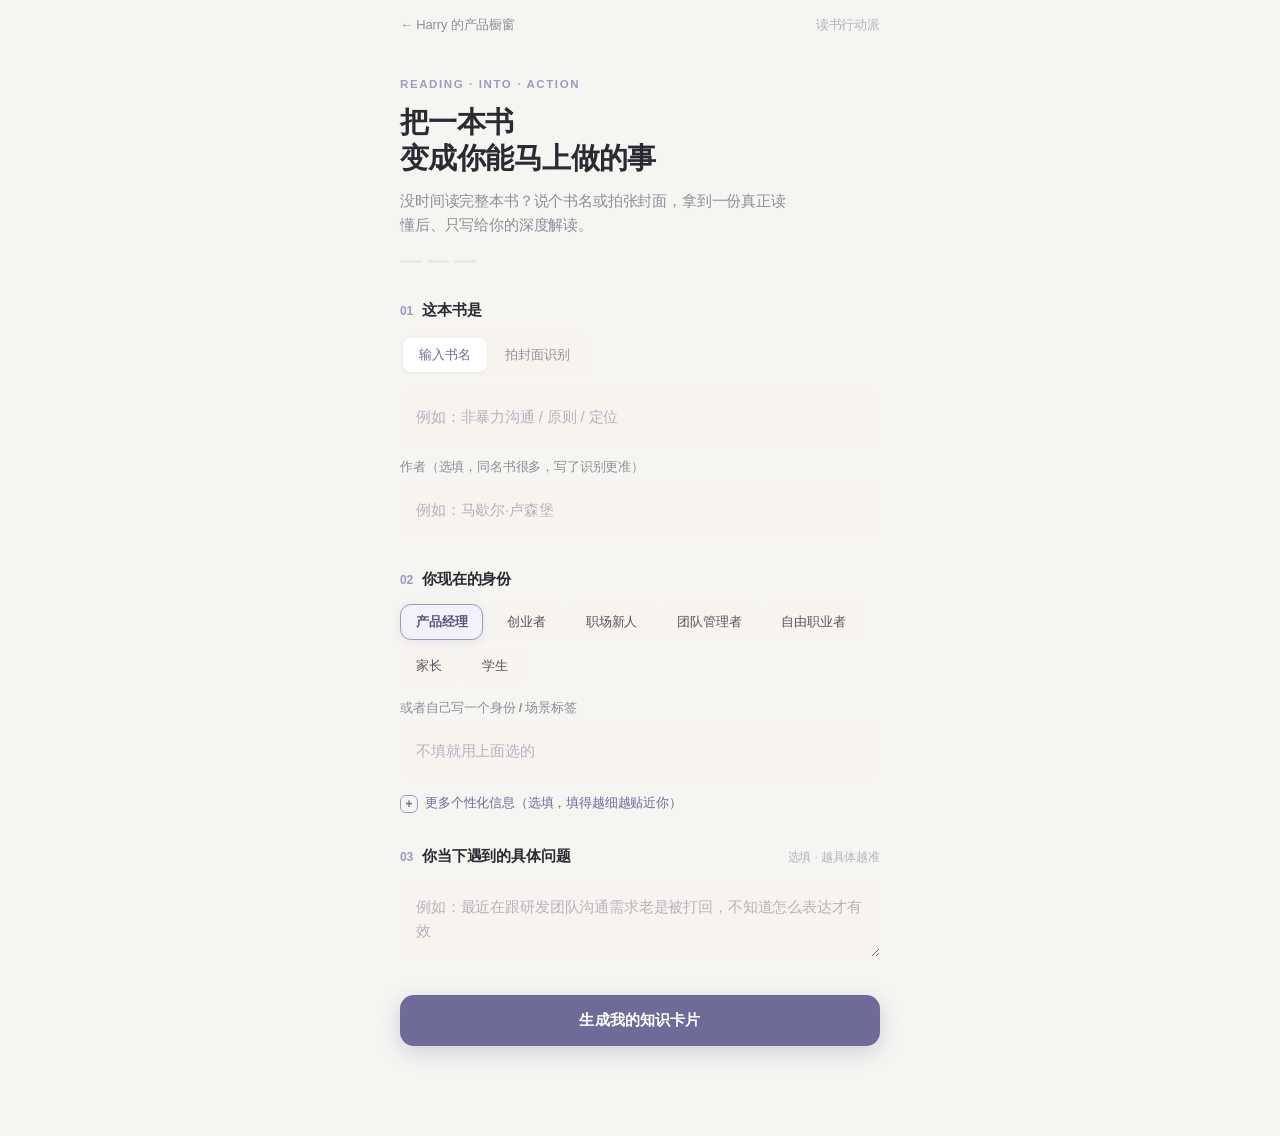
<file: products/book-action/index.html>
<!DOCTYPE html>
<html lang="zh-CN">
<head>
<meta charset="UTF-8">
<meta name="viewport" content="width=device-width, initial-scale=1.0">
<title>读书行动派 · 把书变成你能做的事</title>
<link rel="icon" href="data:image/svg+xml,<svg xmlns=%22http://www.w3.org/2000/svg%22 viewBox=%220 0 100 100%22><text y=%22.9em%22 font-size=%2290%22>📖</text></svg>">
<style>
  :root{
    /* 莫兰迪色系 —— 克制、低饱和 */
    --violet:#6E6B99;        /* 主色：灰紫 */
    --violet-deep:#565480;
    --violet-soft:#9C9AC0;
    --ink:#2B2A33;           /* 主文字 */
    --ink-2:#55545F;         /* 次级文字 */
    --sub:#8E8D99;           /* 辅助/说明文字 */
    --faint:#B4B3BE;         /* 最弱文字 */

    /* 背景层次 —— 用微弱深浅划分区域，而非边框 */
    --bg:#F6F5F2;            /* 页面底：暖白灰 */
    --surface:#FFFFFF;       /* 纯白面 */
    --surface-violet:#F3F2FA;/* 极浅紫 */
    --surface-warm:#F7F4F0;  /* 极浅暖灰 */
    --hair:rgba(43,42,51,0.06); /* 极细分隔线 */

    /* 莫兰迪辅助色 */
    --sage:#8B9A8C;          /* 灰绿 */
    --sage-bg:#EEF2ED;
    --clay:#B89A7E;          /* 灰陶 */
    --clay-bg:#F5EFE7;
    --dusty-rose:#B48C8C;    /* 灰玫 */
    --dusty-rose-bg:#F4EBEB;
    --slate:#8B97AC;         /* 灰蓝 */
    --slate-bg:#EDEFF4;
  }
  *{box-sizing:border-box;}
  html{scroll-behavior:smooth;}
  body{
    margin:0;
    font-family:-apple-system,BlinkMacSystemFont,"PingFang SC","Microsoft YaHei",sans-serif;
    background:var(--bg);
    color:var(--ink);
    min-height:100vh;
    -webkit-font-smoothing:antialiased;
    text-rendering:optimizeLegibility;
    letter-spacing:-0.01em;   /* 字间距收紧 */
  }

  .page{max-width:520px;margin:0 auto;padding:44px 20px 90px;position:relative;}

  /* ---------- Hero ---------- */
  .hero{margin-bottom:38px;}
  .hero .kicker{
    font-size:11.5px;font-weight:600;letter-spacing:0.14em;text-transform:uppercase;
    color:var(--violet-soft);margin-bottom:14px;
  }
  .hero h1{
    font-size:29px;line-height:1.25;margin:0 0 12px;font-weight:700;color:var(--ink);
    letter-spacing:-0.02em;
  }
  .hero p{font-size:14.5px;color:var(--sub);margin:0;line-height:1.7;max-width:400px;}

  .step-track{display:flex;align-items:center;gap:5px;margin-top:22px;}
  .step-dot{width:22px;height:3px;border-radius:2px;background:var(--hair);transition:.35s;}
  .step-dot.done{background:var(--violet);}

  /* ---------- Section（用留白+微背景分区，无边框） ---------- */
  .section{margin-bottom:34px;animation:fadeUp .5s ease both;}
  @keyframes fadeUp{from{opacity:0;transform:translateY(10px);}to{opacity:1;transform:translateY(0);}}
  .section-head{
    display:flex;align-items:baseline;gap:9px;margin-bottom:15px;
  }
  .section-head .idx{
    font-size:12px;font-weight:600;color:var(--violet-soft);font-variant-numeric:tabular-nums;
  }
  .section-head .title{font-size:15px;font-weight:650;color:var(--ink);letter-spacing:-0.01em;}
  .section-head .hint{font-size:12px;color:var(--faint);margin-left:auto;font-weight:400;}

  /* ---------- Tabs（轻量分段） ---------- */
  .tabs{display:inline-flex;gap:2px;margin-bottom:16px;background:var(--surface-warm);padding:3px;border-radius:11px;}
  .tab-btn{
    padding:8px 16px;border-radius:8px;border:none;background:transparent;
    color:var(--sub);font-size:13px;font-weight:550;cursor:pointer;transition:.22s;font-family:inherit;
  }
  .tab-btn.active{background:var(--surface);color:var(--violet);box-shadow:0 1px 4px rgba(43,42,51,0.06);}

  /* ---------- 隐形输入框：融入浅背景，无边框 ---------- */
  input[type=text], textarea{
    width:100%;padding:14px 16px;border:none;border-radius:13px;
    font-size:15px;background:var(--surface-warm);color:var(--ink);font-family:inherit;
    outline:none;transition:.22s;line-height:1.6;letter-spacing:-0.01em;
  }
  input[type=text]::placeholder, textarea::placeholder{color:var(--faint);}
  input[type=text]:focus, textarea:focus{
    background:var(--surface);box-shadow:0 0 0 2px var(--violet-soft), 0 4px 16px rgba(110,107,153,0.1);
  }
  textarea{resize:vertical;min-height:70px;}
  .field-label{font-size:12.5px;color:var(--sub);font-weight:550;display:block;margin:16px 0 8px;}
  .field-label:first-child{margin-top:0;}

  /* ---------- 标签 chips（精致、轻量） ---------- */
  .chips{display:flex;flex-wrap:wrap;gap:8px;}
  .chip{
    padding:8px 15px;border-radius:11px;border:1px solid transparent;
    background:var(--surface-warm);font-size:13px;color:var(--ink-2);cursor:pointer;
    transition:all .25s cubic-bezier(.4,0,.2,1);user-select:none;font-weight:500;
  }
  .chip:hover{background:#EFEDE9;}
  .chip.active{
    background:var(--surface-violet);color:var(--violet-deep);border-color:var(--violet-soft);
    font-weight:600;box-shadow:0 2px 8px rgba(110,107,153,0.12);
  }

  /* ---------- 上传区 ---------- */
  .upload-box{
    display:block;border:1.5px dashed rgba(110,107,153,0.28);border-radius:15px;padding:30px 20px;
    text-align:center;cursor:pointer;background:var(--surface-violet);transition:.25s;
  }
  .upload-box:hover{background:#EEEDF8;border-color:var(--violet-soft);}
  .upload-box.has-img{padding:0;border-style:solid;border-color:transparent;overflow:hidden;background:transparent;}
  .upload-box img{width:100%;max-height:240px;object-fit:contain;display:block;border-radius:15px;}
  .upload-box .hint{color:var(--sub);font-size:13.5px;line-height:1.7;}
  .upload-box .hint .icon{font-size:26px;display:block;margin-bottom:8px;opacity:.7;}
  .upload-box .hint b{color:var(--violet);font-weight:600;}
  .upload-box input[type=file]{display:none;}

  .identify-spinner{
    display:inline-block;width:12px;height:12px;border:2px solid rgba(110,107,153,.25);
    border-top-color:var(--violet);border-radius:50%;animation:spin .7s linear infinite;
    vertical-align:middle;margin-right:6px;
  }
  @keyframes spin{to{transform:rotate(360deg);}}

  /* ---------- 更多个性化折叠 ---------- */
  .more-toggle{
    display:inline-flex;align-items:center;gap:7px;margin-top:18px;
    color:var(--violet);font-size:12.5px;font-weight:550;cursor:pointer;user-select:none;transition:.2s;
  }
  .more-toggle:hover{color:var(--violet-deep);}
  .more-toggle #moreToggleIcon{
    font-size:12px;width:18px;height:18px;line-height:16px;text-align:center;
    border:1px solid var(--violet-soft);border-radius:6px;
  }
  .more-profile{margin-top:18px;padding-top:20px;border-top:1px solid var(--hair);animation:fadeUp .32s ease both;}

  /* ---------- 主按钮 ---------- */
  .submit-btn{
    width:100%;padding:16px 0;border:none;border-radius:14px;
    background:var(--violet);color:#fff;font-size:15px;font-weight:600;cursor:pointer;
    box-shadow:0 6px 20px rgba(110,107,153,0.28);transition:.22s;font-family:inherit;letter-spacing:0.01em;
  }
  .submit-btn:disabled{opacity:.5;cursor:not-allowed;box-shadow:none;}
  .submit-btn:hover:not(:disabled){background:var(--violet-deep);box-shadow:0 8px 26px rgba(110,107,153,0.36);}
  .submit-btn:active:not(:disabled){transform:scale(0.985);}

  .error-box{
    background:var(--dusty-rose-bg);color:#9C5F5F;border-radius:12px;
    padding:12px 15px;font-size:13px;margin-top:12px;display:none;line-height:1.6;
  }
  @keyframes shake{0%,100%{transform:translateX(0);}25%{transform:translateX(-4px);}75%{transform:translateX(4px);}}

  /* ---------- Loading ---------- */
  .loading{display:none;text-align:center;padding:52px 0;}
  .loading .book-spin{font-size:30px;display:inline-block;animation:spinY 1.7s ease-in-out infinite;}
  @keyframes spinY{0%,100%{transform:rotateY(0);}50%{transform:rotateY(180deg);}}
  .loading .status-text{margin-top:16px;font-weight:550;color:var(--violet);font-size:13.5px;transition:opacity .3s;}

  /* ---------- 结果 ---------- */
  .result{display:none;}

  /* 结果主卡 —— “数字资产”：磨砂玻璃 + 渐变微边框 */
  .asset-card{
    position:relative;border-radius:22px;padding:26px 24px;margin-bottom:20px;
    background:linear-gradient(180deg, rgba(255,255,255,0.9), rgba(248,247,251,0.82));
    backdrop-filter:blur(14px);-webkit-backdrop-filter:blur(14px);
    box-shadow:0 12px 40px rgba(86,84,128,0.1), 0 2px 8px rgba(43,42,51,0.03);
    animation:fadeUp .5s ease both;
  }
  /* 若隐若现的渐变微边框 */
  .asset-card::before{
    content:"";position:absolute;inset:0;border-radius:22px;padding:1px;
    background:linear-gradient(150deg, rgba(156,154,192,0.55), rgba(184,154,126,0.25), rgba(139,154,140,0.35));
    -webkit-mask:linear-gradient(#fff 0 0) content-box, linear-gradient(#fff 0 0);
    -webkit-mask-composite:xor;mask-composite:exclude;pointer-events:none;
  }

  /* 普通结果块 —— 无边框，靠背景分区 */
  .block{border-radius:18px;padding:22px 22px;margin-bottom:16px;background:var(--surface);
    box-shadow:0 3px 14px rgba(43,42,51,0.035);animation:fadeUp .5s ease both;}
  .block.tint-violet{background:var(--surface-violet);box-shadow:none;}

  .block-head{display:flex;align-items:center;gap:9px;margin-bottom:16px;}
  .block-head .ico{
    width:26px;height:26px;border-radius:8px;background:var(--surface-violet);
    display:flex;align-items:center;justify-content:center;font-size:13px;flex-shrink:0;
  }
  .block-head .t{font-size:14.5px;font-weight:650;color:var(--ink);}

  .badge-row{display:flex;gap:7px;flex-wrap:wrap;margin-bottom:16px;}
  .badge{font-size:11px;padding:5px 11px;border-radius:8px;font-weight:600;letter-spacing:0.01em;}
  .badge.cache{background:var(--sage-bg);color:#5E7160;}
  .badge.fresh{background:var(--clay-bg);color:#8C6D4E;}
  .badge.conf-high{background:var(--sage-bg);color:#5E7160;}
  .badge.conf-medium{background:var(--clay-bg);color:#8C6D4E;}
  .badge.conf-low{background:var(--dusty-rose-bg);color:#9C5F5F;}
  .badge.demo{background:var(--surface-violet);color:var(--violet);}

  .book-title{font-size:23px;font-weight:750;margin:2px 0 5px;letter-spacing:-0.02em;line-height:1.3;}
  .book-author{font-size:13px;color:var(--sub);margin-bottom:16px;}
  .author-bg{
    font-size:13px;color:var(--ink-2);line-height:1.75;margin-bottom:16px;padding:13px 15px;
    background:var(--surface-warm);border-radius:12px;
  }
  .low-conf-note{
    background:var(--dusty-rose-bg);color:#8F5C5C;border-radius:12px;padding:12px 15px;font-size:12.5px;
    line-height:1.65;margin:2px 0 14px;
  }
  .thesis-box{
    font-size:15.5px;line-height:1.7;color:var(--violet-deep);font-weight:600;letter-spacing:-0.01em;
    padding-left:14px;border-left:2.5px solid var(--violet-soft);
  }

  .example-box{
    background:var(--clay-bg);border-radius:12px;padding:13px 15px;font-size:13px;line-height:1.75;
    color:#7E6244;
  }

  /* 列表 */
  ul.list{margin:0;padding:0;list-style:none;}
  ul.list li{
    font-size:14px;line-height:1.75;padding:11px 0 11px 24px;position:relative;color:var(--ink-2);
    border-bottom:1px solid var(--hair);
  }
  ul.list li:last-child{border-bottom:none;}
  ul.list.dot li:before{content:"";position:absolute;left:5px;top:19px;width:5px;height:5px;border-radius:50%;background:var(--violet-soft);}
  ul.list.insight li{padding-left:26px;}
  ul.list.insight li:before{content:"◆";position:absolute;left:2px;top:11px;font-size:10px;color:var(--violet-soft);}

  /* 核心观点卡 */
  .kp-list{display:flex;flex-direction:column;gap:12px;}
  .kp-item{padding:15px 17px;background:var(--surface-warm);border-radius:14px;transition:.2s;}
  .kp-item:hover{background:#F1EFEB;}
  .kp-item .kp-point{
    font-size:14px;font-weight:650;color:var(--ink);margin-bottom:7px;
    display:flex;align-items:center;gap:8px;letter-spacing:-0.01em;
  }
  .kp-item .kp-point:before{content:"";width:5px;height:5px;border-radius:50%;background:var(--violet);flex-shrink:0;}
  .kp-item .kp-explain{font-size:13px;line-height:1.75;color:var(--ink-2);}

  /* 深度解读 */
  .deep-analysis-box{
    font-size:14.5px;line-height:1.85;color:var(--ink);letter-spacing:-0.005em;
  }

  /* 行动 checklist */
  ul.list.action{list-style:none;}
  ul.list.action li{display:flex;align-items:flex-start;gap:12px;padding:13px 0;}
  .chk{
    width:21px;height:21px;border-radius:7px;border:1.5px solid var(--violet-soft);flex-shrink:0;
    margin-top:1px;cursor:pointer;position:relative;transition:all .25s cubic-bezier(.4,0,.2,1);
  }
  .chk:hover{border-color:var(--violet);background:rgba(110,107,153,0.06);}
  .chk.checked{background:var(--violet);border-color:var(--violet);transform:scale(1.05);}
  .chk.checked:after{
    content:"";position:absolute;left:6.5px;top:3px;width:5px;height:9px;
    border:solid #fff;border-width:0 2px 2px 0;transform:rotate(45deg);
  }
  .action-text{flex:1;transition:all .3s ease;}
  .action-text .action-main{font-size:14px;font-weight:550;color:var(--ink);line-height:1.6;transition:all .3s ease;}
  .action-text .action-why{display:block;font-size:12.5px;color:var(--sub);margin-top:5px;line-height:1.6;transition:all .3s ease;}
  .action-text.done .action-main{text-decoration:line-through;color:var(--faint);}
  .action-text.done .action-why{color:var(--faint);opacity:.6;}

  /* 一句话总结 —— 莫兰迪陶色，不刺眼 */
  .takeaway-card{
    border-radius:20px;padding:24px;margin-bottom:16px;
    background:linear-gradient(145deg, #EFE7DD, #F2ECE4);
    box-shadow:0 6px 22px rgba(184,154,126,0.15);animation:fadeUp .5s ease both;
  }
  .takeaway-card .label{
    font-size:11px;font-weight:600;letter-spacing:0.14em;text-transform:uppercase;
    color:var(--clay);margin-bottom:9px;
  }
  .takeaway-card #rTakeaway{font-size:16px;line-height:1.65;font-weight:650;color:#6B5439;letter-spacing:-0.01em;}

  .action-row{display:flex;gap:10px;margin-top:18px;}
  .again-btn, .share-btn{
    flex:1;padding:13px 0;border-radius:12px;font-size:13.5px;font-weight:600;cursor:pointer;transition:.22s;font-family:inherit;
  }
  .again-btn{border:1px solid var(--hair);background:transparent;color:var(--sub);}
  .again-btn:hover{background:var(--surface-warm);color:var(--ink-2);}
  .share-btn{border:none;background:var(--violet);color:#fff;box-shadow:0 4px 14px rgba(110,107,153,0.26);}
  .share-btn:hover{background:var(--violet-deep);}
  .copy-text-link{
    text-align:center;font-size:12px;color:var(--faint);margin-top:12px;cursor:pointer;
    text-decoration:underline;text-decoration-color:var(--hair);transition:.2s;
  }
  .copy-text-link:hover{color:var(--sub);}

  .cache-note{text-align:center;font-size:11.5px;color:var(--faint);margin-top:30px;line-height:1.7;font-variant-numeric:tabular-nums;}

  .toast{
    position:fixed;bottom:28px;left:50%;transform:translateX(-50%) translateY(20px);
    background:var(--ink);color:#fff;padding:12px 22px;border-radius:12px;font-size:13px;
    box-shadow:0 12px 30px rgba(0,0,0,0.22);opacity:0;transition:.28s;z-index:100;
    pointer-events:none;white-space:nowrap;font-weight:500;
  }
  .toast.show{opacity:1;transform:translateX(-50%) translateY(0);}
</style>
</head>
<body>

<nav style="max-width:520px;margin:0 auto;padding:16px 20px 0;display:flex;align-items:center;justify-content:space-between;font-size:13px;color:#8E8D99;font-family:-apple-system,'PingFang SC','Microsoft YaHei',sans-serif;">
  <a href="../../index.html#products" style="color:#8E8D99;text-decoration:none;">← Harry 的产品橱窗</a>
  <span style="color:#B4B3BE;">读书行动派</span>
</nav>

<div class="page">



  <div class="hero">
    <div class="kicker">READING · INTO · ACTION</div>
    <h1>把一本书<br>变成你能马上做的事</h1>
    <p>没时间读完整本书？说个书名或拍张封面，拿到一份真正读懂后、只写给你的深度解读。</p>
    <div class="step-track">
      <div class="step-dot" id="dot1"></div>
      <div class="step-dot" id="dot2"></div>
      <div class="step-dot" id="dot3"></div>
    </div>
  </div>

  <!-- 1. 选书 -->
  <div class="section" style="animation-delay:.04s">
    <div class="section-head">
      <span class="idx">01</span>
      <span class="title">这本书是</span>
    </div>
    <div class="tabs">
      <button class="tab-btn active" data-tab="text" onclick="switchTab('text')">输入书名</button>
      <button class="tab-btn" data-tab="img" onclick="switchTab('img')">拍封面识别</button>
    </div>

    <div id="tab-text">
      <input type="text" id="bookTitle" placeholder="例如：非暴力沟通 / 原则 / 定位" oninput="markStep(1)">
      <label class="field-label">作者（选填，同名书很多，写了识别更准）</label>
      <input type="text" id="bookAuthor" placeholder="例如：马歇尔·卢森堡">
    </div>

    <div id="tab-img" style="display:none;">
      <label class="upload-box" id="uploadBox">
        <input type="file" id="coverFile" accept="image/*" onchange="onFileChange(event)">
        <div class="hint" id="uploadHint">
          <span class="icon">◇</span>
          点击上传一张封面照片<br><b>无需下载电子版，拍一下就行</b>
        </div>
        <img id="previewImg" style="display:none;">
      </label>
      <div id="identifiedBox" style="display:none;margin-top:12px;">
        <label class="field-label" id="identifiedLabel">识别结果（不对可以手动改）</label>
        <input type="text" id="identifiedTitle" placeholder="书名">
        <div style="height:8px;"></div>
        <input type="text" id="identifiedAuthor" placeholder="作者">
      </div>
    </div>
  </div>

  <!-- 2. 身份 -->
  <div class="section" style="animation-delay:.1s">
    <div class="section-head">
      <span class="idx">02</span>
      <span class="title">你现在的身份</span>
    </div>
    <div class="chips" id="roleChips">
      <div class="chip active" data-role="产品经理">产品经理</div>
      <div class="chip" data-role="创业者">创业者</div>
      <div class="chip" data-role="职场新人">职场新人</div>
      <div class="chip" data-role="团队管理者">团队管理者</div>
      <div class="chip" data-role="自由职业者">自由职业者</div>
      <div class="chip" data-role="家长">家长</div>
      <div class="chip" data-role="学生">学生</div>
    </div>
    <label class="field-label">或者自己写一个身份 / 场景标签</label>
    <input type="text" id="customRole" placeholder="不填就用上面选的">

    <div class="more-toggle" id="moreToggle" onclick="toggleMore()">
      <span id="moreToggleIcon">+</span> 更多个性化信息（选填，填得越细越贴近你）
    </div>
    <div class="more-profile" id="moreProfile" style="display:none;">
      <label class="field-label">年龄段</label>
      <div class="chips" id="ageChips">
        <div class="chip" data-age="18岁以下">18岁以下</div>
        <div class="chip" data-age="18-24岁">18–24</div>
        <div class="chip" data-age="25-34岁">25–34</div>
        <div class="chip" data-age="35-44岁">35–44</div>
        <div class="chip" data-age="45岁以上">45+</div>
      </div>

      <label class="field-label">MBTI（不知道可以不填）</label>
      <input type="text" id="mbtiInput" placeholder="例如：INTJ / ENFP">

      <label class="field-label">建议风格偏好（可多选）</label>
      <div class="chips" id="styleChips">
        <div class="chip" data-style="直接给结论，别绕弯子">直接给结论</div>
        <div class="chip" data-style="需要拆解得很细的具体步骤">步骤要细</div>
        <div class="chip" data-style="喜欢用故事/案例来说明道理">喜欢案例</div>
        <div class="chip" data-style="语气温和一些，多鼓励少说教">多鼓励少说教</div>
      </div>
    </div>
  </div>

  <!-- 3. 问题 -->
  <div class="section" style="animation-delay:.16s">
    <div class="section-head">
      <span class="idx">03</span>
      <span class="title">你当下遇到的具体问题</span>
      <span class="hint">选填 · 越具体越准</span>
    </div>
    <textarea id="question" placeholder="例如：最近在跟研发团队沟通需求老是被打回，不知道怎么表达才有效" oninput="markStep(3)"></textarea>
  </div>

  <button class="submit-btn" id="submitBtn" onclick="generate()">生成我的知识卡片</button>
  <div class="error-box" id="errorBox"></div>

  <div class="loading" id="loadingBox">
    <div class="book-spin">📖</div>
    <div class="status-text" id="statusText">正在理解这本书…</div>
  </div>

  <!-- 结果 -->
  <div class="result" id="resultBox">

    <div class="asset-card">
      <div class="badge-row" id="badgeRow"></div>
      <div class="book-title" id="rTitle"></div>
      <div class="book-author" id="rAuthor"></div>
      <div class="low-conf-note" id="lowConfNote" style="display:none;">
        AI 对这本书的了解比较有限，以下内容是基于书名做的推测性解读，细节可能不准，建议自己再核实一下核心观点部分。
      </div>
      <div class="author-bg" id="rAuthorBg" style="display:none;"></div>
      <div class="thesis-box" id="rThesis"></div>
    </div>

    <div class="block">
      <div class="block-head"><span class="ico">📖</span><span class="t">这本书大致在讲什么</span></div>
      <ul class="list dot" id="rStructure"></ul>
      <div id="rExampleBox" style="display:none;margin-top:14px;">
        <label class="field-label" style="margin-top:0;">书中的代表性案例</label>
        <div class="example-box" id="rExample"></div>
      </div>
    </div>

    <div class="block">
      <div class="block-head"><span class="ico">📌</span><span class="t">核心观点展开</span></div>
      <div class="kp-list" id="rKeyPoints"></div>
    </div>

    <div class="block tint-violet">
      <div class="block-head"><span class="ico">🔗</span><span class="t">深度解读 · 跟你的关系</span></div>
      <div class="deep-analysis-box" id="rDeepAnalysis"></div>
      <ul class="list insight" id="rInsight" style="margin-top:14px;"></ul>
    </div>

    <div class="block">
      <div class="block-head"><span class="ico">✅</span><span class="t">你可以立刻做的事</span></div>
      <ul class="list action" id="rAction"></ul>
    </div>

    <div class="takeaway-card">
      <div class="label">One Line Takeaway</div>
      <div id="rTakeaway"></div>
    </div>

    <div class="action-row">
      <button class="again-btn" onclick="resetForm()">↺ 再读一本</button>
      <button class="share-btn" onclick="generateShareImage()">生成分享图</button>
    </div>
    <div class="copy-text-link" onclick="shareCard()">或复制文字文案</div>
  </div>

  <div class="cache-note" id="cacheNote" style="display:none;"></div>

</div>

<div class="toast" id="toast"></div>

<script>
// 当前页面只接受真实后端结果，不再使用预置演示数据兜底。
const API_BASE = 'https://farrahli-59gv2jsp.edgeone.app';
let coverBase64 = null;
let lastResultData = null;

function switchTab(tab){
  document.querySelectorAll('.tab-btn').forEach(b=>b.classList.toggle('active', b.dataset.tab===tab));
  document.getElementById('tab-text').style.display = tab==='text' ? 'block':'none';
  document.getElementById('tab-img').style.display = tab==='img' ? 'block':'none';
}

document.getElementById('roleChips').addEventListener('click', (e)=>{
  const chip = e.target.closest('.chip');
  if(!chip) return;
  document.querySelectorAll('#roleChips .chip').forEach(c=>c.classList.remove('active'));
  chip.classList.add('active');
  markStep(2);
});

document.getElementById('ageChips').addEventListener('click', (e)=>{
  const chip = e.target.closest('.chip');
  if(!chip) return;
  const wasActive = chip.classList.contains('active');
  document.querySelectorAll('#ageChips .chip').forEach(c=>c.classList.remove('active'));
  if(!wasActive) chip.classList.add('active'); // 再点一次可以取消选择
});

document.getElementById('styleChips').addEventListener('click', (e)=>{
  const chip = e.target.closest('.chip');
  if(!chip) return;
  chip.classList.toggle('active'); // 风格偏好允许多选
});

function toggleMore(){
  const box = document.getElementById('moreProfile');
  const icon = document.getElementById('moreToggleIcon');
  const isOpen = box.style.display !== 'none';
  box.style.display = isOpen ? 'none' : 'block';
  icon.textContent = isOpen ? '+' : '−';
}

function getAgeRange(){
  const c = document.querySelector('#ageChips .chip.active');
  return c ? c.dataset.age : '';
}
function getMbti(){
  return document.getElementById('mbtiInput').value.trim();
}
function getCommStyle(){
  const chips = document.querySelectorAll('#styleChips .chip.active');
  return Array.from(chips).map(c=>c.dataset.style).join('；');
}

function markStep(n){
  document.getElementById('dot'+n).classList.add('done');
}

function onFileChange(e){
  const file = e.target.files[0];
  if(!file) return;
  const reader = new FileReader();
  reader.onload = function(evt){
    const dataUrl = evt.target.result;
    coverBase64 = dataUrl.split(',')[1];
    document.getElementById('previewImg').src = dataUrl;
    document.getElementById('previewImg').style.display = 'block';
    document.getElementById('uploadHint').style.display = 'none';
    document.getElementById('uploadBox').classList.add('has-img');
    markStep(1);
    identifyCover();
  };
  reader.readAsDataURL(file);
}

async function identifyCover(){
  const identifiedBox = document.getElementById('identifiedBox');
  const idTitle = document.getElementById('identifiedTitle');
  const idAuthor = document.getElementById('identifiedAuthor');
  const idLabel = document.getElementById('identifiedLabel');
  identifiedBox.style.display = 'block';
  idLabel.innerHTML = '<span class="identify-spinner"></span>正在识别…';
  idTitle.value = '';
  idTitle.placeholder = '识别中…';
  idAuthor.value = '';
  try{
    const resp = await fetch(API_BASE + '/api/identify', {
      method:'POST', headers:{'Content-Type':'application/json'},
      body: JSON.stringify({cover_image: coverBase64})
    });
    if(resp.status === 401){
      idLabel.textContent = '识别结果（服务暂不可用，请手动输入）';
      idTitle.value = '';
      idTitle.placeholder = '请手动输入书名';
      idAuthor.value = '';
      showToast('封面识别服务暂不可用，请手动输入书名');
      return;
    }
    const data = await resp.json();
    idLabel.textContent = '识别结果（不对可以手动改）';
    if(data.error){
      idTitle.value = '';
      idTitle.placeholder = data.error;
      idAuthor.value = '';
      return;
    }
    idTitle.value = data.title || '';
    idAuthor.value = data.author || '';
  }catch(err){
    idLabel.textContent = '识别结果（不对可以手动改）';
    idTitle.value = '';
    idTitle.placeholder = '识别请求出错，可手动输入书名';
  }
}

function getRole(){
  const custom = document.getElementById('customRole').value.trim();
  if(custom) return custom;
  const activeChip = document.querySelector('#roleChips .chip.active');
  return activeChip ? activeChip.dataset.role : '普通读者';
}

const LOADING_STEPS = [
  '正在理解这本书…',
  '正在提炼核心观点…',
  '正在结合你的场景定制…',
  '马上就好…',
];
let loadingTimer = null;

function startLoadingAnim(){
  const el = document.getElementById('statusText');
  let i = 0;
  el.textContent = LOADING_STEPS[0];
  loadingTimer = setInterval(()=>{
    i = (i+1) % LOADING_STEPS.length;
    el.style.opacity = 0;
    setTimeout(()=>{ el.textContent = LOADING_STEPS[i]; el.style.opacity = 1; }, 200);
  }, 1300);
}
function stopLoadingAnim(){
  if(loadingTimer){ clearInterval(loadingTimer); loadingTimer = null; }
}

async function generate(){
  const activeTab = document.querySelector('.tab-btn.active').dataset.tab;
  const errorBox = document.getElementById('errorBox');
  errorBox.style.display = 'none';

  let title, author;
  if(activeTab==='text'){
    title = document.getElementById('bookTitle').value.trim();
    author = document.getElementById('bookAuthor').value.trim();
    if(!title){
      showError('请输入书名，或切换到"拍封面识别"上传一张照片');
      return;
    }
  }else{
    title = document.getElementById('identifiedTitle').value.trim();
    author = document.getElementById('identifiedAuthor').value.trim();
    if(!coverBase64){
      showError('请先上传一张封面照片');
      return;
    }
    if(!title){
      showError('还没识别出书名，请等识别完成，或在上方手动填写书名');
      return;
    }
  }

  const payload = {
    book_title: title,
    author: author,
    role: getRole(),
    question: document.getElementById('question').value.trim(),
    age_range: getAgeRange(),
    mbti: getMbti(),
    comm_style: getCommStyle(),
  };

  document.getElementById('submitBtn').disabled = true;
  document.getElementById('loadingBox').style.display = 'block';
  document.getElementById('resultBox').style.display = 'none';
  startLoadingAnim();

  try{
    const resp = await fetch(API_BASE + '/api/generate', {
      method:'POST', headers:{'Content-Type':'application/json'}, body: JSON.stringify(payload)
    });
    if(resp.status === 401){
      showError('当前公开服务未开放访问，请稍后再试或先查看 GitHub 源码');
      return;
    }
    const data = await resp.json();
    if(!resp.ok){
      showError(data.error || '生成失败，请重试');
      return;
    }
    renderResult(data);
  }catch(err){
    showError('当前公开服务不可用，请稍后再试或先查看 GitHub 源码');
  }finally{
    document.getElementById('submitBtn').disabled = false;
    document.getElementById('loadingBox').style.display = 'none';
    stopLoadingAnim();
  }
}

function showError(msg){
  const errorBox = document.getElementById('errorBox');
  errorBox.textContent = msg;
  errorBox.style.display = 'block';
  errorBox.style.animation = 'none';
  requestAnimationFrame(()=>{ errorBox.style.animation = 'shake .4s'; });
}

function confLabel(c){
  return {high:'AI 较熟悉这本书', medium:'AI 了解一般 · 框架性解读', low:'AI 了解有限 · 推测性解读'}[c] || '未知';
}

function renderResult(data){
  lastResultData = data;
  const badgeRow = document.getElementById('badgeRow');
  badgeRow.innerHTML = '';
  badgeRow.innerHTML += data.cache_hit
    ? `<span class="badge cache">⚡ 缓存命中</span>`
    : `<span class="badge fresh">首次解读</span>`;
  badgeRow.innerHTML += `<span class="badge conf-${data.known_confidence}">${confLabel(data.known_confidence)}</span>`;

  document.getElementById('rTitle').textContent = '《' + data.title + '》';
  document.getElementById('rAuthor').textContent = '作者：' + (data.author || '未知');
  document.getElementById('rThesis').textContent = data.core_thesis || '';

  const authorBg = document.getElementById('rAuthorBg');
  if(data.author_background){
    authorBg.textContent = data.author_background;
    authorBg.style.display = 'block';
  }else{
    authorBg.style.display = 'none';
  }

  const lowConfNote = document.getElementById('lowConfNote');
  lowConfNote.style.display = data.known_confidence === 'low' ? 'block' : 'none';

  document.getElementById('rStructure').innerHTML =
    (data.book_structure||[]).map(p=>`<li>${escapeHtml(p)}</li>`).join('') ||
    '<li style="color:var(--faint);">（暂无结构梳理）</li>';

  const exampleBox = document.getElementById('rExampleBox');
  if(data.notable_example){
    document.getElementById('rExample').textContent = data.notable_example;
    exampleBox.style.display = 'block';
  }else{
    exampleBox.style.display = 'none';
  }

  document.getElementById('rKeyPoints').innerHTML =
    (data.key_points||[]).map(p=>{
      if(typeof p === 'string') return `<div class="kp-item"><div class="kp-point">${escapeHtml(p)}</div></div>`;
      return `<div class="kp-item">
        <div class="kp-point">${escapeHtml(p.point||'')}</div>
        <div class="kp-explain">${escapeHtml(p.explain||'')}</div>
      </div>`;
    }).join('');

  document.getElementById('rDeepAnalysis').textContent = data.deep_analysis || '';
  document.getElementById('rInsight').innerHTML =
    (data.insight_for_you||[]).map(p=>`<li>${escapeHtml(p)}</li>`).join('');
  document.getElementById('rAction').innerHTML =
    (data.action_checklist||[]).map((p)=>{
      if(typeof p === 'string'){
        return `<li><div class="chk" onclick="toggleChk(this)"></div><span class="action-text"><span class="action-main">${escapeHtml(p)}</span></span></li>`;
      }
      return `<li><div class="chk" onclick="toggleChk(this)"></div><span class="action-text">
        <span class="action-main">${escapeHtml(p.action||'')}</span>
        ${p.why ? `<span class="action-why">${escapeHtml(p.why)}</span>` : ''}
      </span></li>`;
    }).join('');
  document.getElementById('rTakeaway').textContent = data.one_line_takeaway || '';

  const resultBox = document.getElementById('resultBox');
  resultBox.style.display = 'block';
  resultBox.querySelectorAll('.asset-card, .block, .takeaway-card').forEach((c,i)=>{
    c.style.animation = 'none';
    void c.offsetWidth;
    c.style.animation = `fadeUp .5s ease both`;
    c.style.animationDelay = (i*0.07)+'s';
  });
  resultBox.scrollIntoView({behavior:'smooth', block:'start'});
  loadCacheStats();
}

function toggleChk(el){
  el.classList.toggle('checked');
  el.nextElementSibling.classList.toggle('done');
}

function escapeHtml(s){
  const div = document.createElement('div');
  div.textContent = s;
  return div.innerHTML;
}

function showToast(msg){
  const toast = document.getElementById('toast');
  toast.textContent = msg;
  toast.classList.add('show');
  setTimeout(()=>toast.classList.remove('show'), 2200);
}

function wrapCanvasText(ctx, text, maxWidth){
  const lines = [];
  let line = '';
  for(const ch of String(text||'')){
    const test = line + ch;
    if(ctx.measureText(test).width > maxWidth && line){
      lines.push(line);
      line = ch;
    }else{
      line = test;
    }
  }
  if(line) lines.push(line);
  return lines;
}

function roundRect(ctx,x,y,w,h,r){
  ctx.beginPath();
  ctx.moveTo(x+r,y);
  ctx.arcTo(x+w,y,x+w,y+h,r);
  ctx.arcTo(x+w,y+h,x,y+h,r);
  ctx.arcTo(x,y+h,x,y,r);
  ctx.arcTo(x,y,x+w,y,r);
  ctx.closePath();
}

// 画一个柔和的全息光斑（径向渐变圆），模拟"浮光幻梦"风的朦胧光影层次
function drawGlow(ctx, x, y, r, colorInner, alpha){
  const g = ctx.createRadialGradient(x, y, 0, x, y, r);
  g.addColorStop(0, colorInner.replace('ALPHA', alpha));
  g.addColorStop(1, colorInner.replace('ALPHA', '0'));
  ctx.fillStyle = g;
  ctx.beginPath(); ctx.arc(x, y, r, 0, Math.PI*2); ctx.fill();
}

function starRating(conf){
  const map = {high:5, medium:4, low:2};
  const n = map[conf]===undefined ? 3 : map[conf];
  return '★'.repeat(n) + '☆'.repeat(5-n);
}

function hashId(str){
  let h = 0;
  const s = String(str||'');
  for(let i=0;i<s.length;i++){ h = (h*31 + s.charCodeAt(i)) >>> 0; }
  return 1000 + (h % 8999);
}

function generateShareImage(){
  if(!lastResultData) return;
  const d = lastResultData;
  const FONT = '-apple-system, "PingFang SC", "Microsoft YaHei", sans-serif';
  const W = 1080;
  const padX = 80, maxW = W - padX*2;

  // ---- 先用一个不显示的测量画布，把所有文字按最终字号换行，算出真实需要的高度 ----
  // 之前固定H=1440导致内容多的时候被压缩挤爆，这次改成"内容多就画布更高"
  const mCanvas = document.createElement('canvas');
  mCanvas.width = W; mCanvas.height = 10;
  const mctx = mCanvas.getContext('2d');

  mctx.font = `800 58px ${FONT}`;
  const hookLines = wrapCanvasText(mctx, d.share_hook || d.one_line_takeaway || d.title, maxW).slice(0,3);

  const quoteRaw = (d.insight_for_you && d.insight_for_you[0]) ||
    (d.deep_analysis ? d.deep_analysis.slice(0,70) + '…' : '');
  mctx.font = `500 25px ${FONT}`;
  const quoteLines = quoteRaw ? wrapCanvasText(mctx, quoteRaw, maxW-100) : [];

  const actionsMeta = (d.action_checklist||[]).slice(0,4).map(a=>{
    const text = typeof a === 'string' ? a : (a.action||'');
    const why = typeof a === 'object' ? (a.why||'') : '';
    mctx.font = `500 27px ${FONT}`;
    const lines = wrapCanvasText(mctx, text, maxW-70);
    let whyLines = [];
    if(why){
      mctx.font = `400 19px ${FONT}`;
      whyLines = wrapCanvasText(mctx, '💭 '+why, maxW-70);
    }
    return {lines, whyLines};
  });

  mctx.font = `700 30px ${FONT}`;
  const takeawayLines = wrapCanvasText(mctx, d.one_line_takeaway||'', maxW-56);

  // ---- 累加各区块高度，得出这张图真正需要的总高度 ----
  let H = 108 + 58 + 96;                       // 顶部标签 + 人格徽章
  H += hookLines.length*72 + 30;                // 钩子大标题
  H += 90 + 56;                                 // 书籍磨砂卡 + 熟读度星级
  const quoteBoxH = quoteLines.length ? (64 + quoteLines.length*34 + 16) : 0;
  H += quoteLines.length ? (quoteBoxH + 36) : 0; // 核心洞察引言卡
  actionsMeta.forEach(a=>{
    H += Math.max(a.lines.length*35, 20) + (a.whyLines.length ? a.whyLines.length*24+8 : 0) + 34;
  });
  H += 12 + 80 + takeawayLines.length*42 + 46;   // 专属预言卡
  H += 100;                                      // 底部编号+品牌角标留白
  H = Math.max(Math.round(H), 1440);

  const canvas = document.createElement('canvas');
  canvas.width = W; canvas.height = H;
  const ctx = canvas.getContext('2d');

  /* ================= 背景：深空蓝紫渐变 + 全息光斑（学网易云年度报告基调） ================= */
  const bg = ctx.createLinearGradient(0,0,W,H);
  bg.addColorStop(0,'#1B1533');
  bg.addColorStop(0.45,'#231A42');
  bg.addColorStop(1,'#170F2B');
  ctx.fillStyle = bg;
  ctx.fillRect(0,0,W,H);

  // 多层朦胧光斑：紫、粉、金三色叠加出"全息衍射"氛围
  drawGlow(ctx, W*0.82, H*0.1, 420, 'rgba(155,140,255,ALPHA)', 0.35);
  drawGlow(ctx, W*0.08, H*0.28, 360, 'rgba(255,150,200,ALPHA)', 0.20);
  drawGlow(ctx, W*0.75, H*0.7, 460, 'rgba(255,205,140,ALPHA)', 0.16);
  drawGlow(ctx, W*0.15, H*0.94, 380, 'rgba(140,180,255,ALPHA)', 0.22);

  // 细密星点，增加"宇宙感"
  for(let i=0;i<80;i++){
    const sx = Math.random()*W, sy = Math.random()*H;
    const r = Math.random()*1.6+0.4;
    ctx.fillStyle = `rgba(255,255,255,${(Math.random()*0.5+0.15).toFixed(2)})`;
    ctx.beginPath(); ctx.arc(sx, sy, r, 0, Math.PI*2); ctx.fill();
  }

  let y = 108;
  ctx.textBaseline = 'alphabetic';
  ctx.textAlign = 'left';

  /* ================= 顶部：仪式感报告标签 ================= */
  ctx.fillStyle = 'rgba(255,255,255,0.55)';
  ctx.font = `600 22px ${FONT}`;
  ctx.fillText('2026 · 阅读行动报告', padX, y);
  y += 58;

  /* ================= 人格化标签徽章（学网易云"专属音乐颜色/人格"）================= */
  ctx.font = `600 26px ${FONT}`;
  const tagText = '✦ ' + (d.persona_tag || '读书行动派');
  const tagW = ctx.measureText(tagText).width + 44;
  const tagGrad = ctx.createLinearGradient(padX, 0, padX+tagW, 0);
  tagGrad.addColorStop(0, 'rgba(196,166,255,0.28)');
  tagGrad.addColorStop(1, 'rgba(255,190,220,0.22)');
  ctx.fillStyle = tagGrad;
  roundRect(ctx, padX, y, tagW, 46, 23);
  ctx.fill();
  ctx.strokeStyle = 'rgba(255,255,255,0.35)';
  ctx.lineWidth = 1.2;
  roundRect(ctx, padX, y, tagW, 46, 23);
  ctx.stroke();
  ctx.fillStyle = '#F3EEFF';
  ctx.fillText(tagText, padX+22, y+31);
  y += 96;

  /* ================= 钩子大标题：渐变全息文字 ================= */
  ctx.font = `800 58px ${FONT}`;
  const titleGrad = ctx.createLinearGradient(padX, y-50, padX+maxW, y+50);
  titleGrad.addColorStop(0, '#FFFFFF');
  titleGrad.addColorStop(0.5, '#E5DCFF');
  titleGrad.addColorStop(1, '#FFD9EC');
  ctx.fillStyle = titleGrad;
  hookLines.forEach(line=>{ ctx.fillText(line, padX, y); y += 72; });
  y += 30;

  /* ================= 书籍信息：磨砂玻璃卡片 ================= */
  const bookCardH = 96;
  ctx.fillStyle = 'rgba(255,255,255,0.07)';
  roundRect(ctx, padX-24, y-58, maxW+48, bookCardH, 18);
  ctx.fill();
  ctx.strokeStyle = 'rgba(255,255,255,0.14)';
  ctx.lineWidth = 1;
  roundRect(ctx, padX-24, y-58, maxW+48, bookCardH, 18);
  ctx.stroke();

  ctx.fillStyle = '#FFFFFF';
  ctx.font = `700 34px ${FONT}`;
  ctx.fillText(`《${d.title}》`, padX, y-14);
  ctx.fillStyle = 'rgba(255,255,255,0.5)';
  ctx.font = `500 22px ${FONT}`;
  ctx.fillText(d.author ? '作者 · '+d.author : '', padX, y+20);
  y += 90;

  /* ================= AI 熟读度星级：把技术字段变成有情绪感的星星 ================= */
  ctx.fillStyle = 'rgba(255,255,255,0.45)';
  ctx.font = `500 20px ${FONT}`;
  ctx.fillText('AI 熟读度', padX, y);
  ctx.fillStyle = '#FFD996';
  ctx.font = `600 22px ${FONT}`;
  ctx.fillText(starRating(d.known_confidence), padX+112, y);
  y += 56;

  /* ================= 核心洞察引言卡：大引号 + 一句最有分量的洞察 ================= */
  if(quoteLines.length){
    ctx.fillStyle = 'rgba(255,255,255,0.05)';
    roundRect(ctx, padX-24, y-30, maxW+48, quoteBoxH, 18);
    ctx.fill();
    ctx.fillStyle = 'rgba(255,217,150,0.5)';
    ctx.font = `800 56px Georgia, serif`;
    ctx.fillText('"', padX-6, y+22);
    ctx.fillStyle = 'rgba(255,255,255,0.92)';
    ctx.font = `500 25px ${FONT}`;
    quoteLines.forEach((line,i)=>ctx.fillText(line, padX+38, y+8+i*34));
    y += quoteBoxH + 30;
  }

  /* ================= 行动清单：发光序号 + why 小字理由 ================= */
  actionsMeta.forEach((a,idx)=>{
    const cx = padX+16, cy = y-8;
    drawGlow(ctx, cx, cy, 30, 'rgba(255,215,150,ALPHA)', 0.5);
    ctx.fillStyle = 'rgba(255,255,255,0.12)';
    ctx.beginPath(); ctx.arc(cx, cy, 17, 0, Math.PI*2); ctx.fill();
    ctx.strokeStyle = 'rgba(255,215,150,0.85)';
    ctx.lineWidth = 1.5;
    ctx.beginPath(); ctx.arc(cx, cy, 17, 0, Math.PI*2); ctx.stroke();
    ctx.fillStyle = '#FFD996';
    ctx.font = `700 18px ${FONT}`;
    ctx.textAlign = 'center';
    ctx.fillText(String(idx+1), cx, cy+6);
    ctx.textAlign = 'left';

    ctx.fillStyle = 'rgba(255,255,255,0.92)';
    ctx.font = `500 27px ${FONT}`;
    a.lines.forEach((line,i)=>ctx.fillText(line, padX+50, y+i*35));
    let localY = y + Math.max(a.lines.length*35, 20);
    if(a.whyLines.length){
      ctx.fillStyle = 'rgba(255,255,255,0.42)';
      ctx.font = `400 19px ${FONT}`;
      a.whyLines.forEach((line,i)=>ctx.fillText(line, padX+50, localY+4+i*24));
      localY += a.whyLines.length*24 + 8;
    }
    y = localY + 34;
  });

  y += 12;
  /* ================= 一句话总结："专属预言"卡片 ================= */
  ctx.font = `700 30px ${FONT}`;
  const boxH = 80 + takeawayLines.length*42;
  const boxGrad = ctx.createLinearGradient(padX-20, y-42, padX-20, y-42+boxH);
  boxGrad.addColorStop(0, 'rgba(196,166,255,0.16)');
  boxGrad.addColorStop(1, 'rgba(255,190,220,0.10)');
  ctx.fillStyle = boxGrad;
  roundRect(ctx, padX-20, y-42, maxW+40, boxH, 20);
  ctx.fill();
  ctx.strokeStyle = 'rgba(255,255,255,0.15)';
  ctx.lineWidth = 1;
  roundRect(ctx, padX-20, y-42, maxW+40, boxH, 20);
  ctx.stroke();

  ctx.fillStyle = '#C9B8FF';
  ctx.font = `600 19px ${FONT}`;
  ctx.fillText('✦ 你的专属阅读预言', padX, y-10);
  ctx.fillStyle = '#FFFFFF';
  ctx.font = `700 30px ${FONT}`;
  takeawayLines.forEach((line,i)=>ctx.fillText(line, padX, y+30+i*42));
  y += boxH + 46;

  /* ================= 底部：收藏编号 + 隐蔽品牌角标（限定卡片仪式感） ================= */
  ctx.fillStyle = 'rgba(255,255,255,0.28)';
  ctx.font = `500 19px ${FONT}`;
  ctx.textAlign = 'center';
  ctx.fillText(`NO.${hashId(d.title+(d.author||''))} · 读书行动派 · 把书变成你能做的事`, W/2, H-42);
  ctx.textAlign = 'left';

  canvas.toBlob((blob)=>{
    const url = URL.createObjectURL(blob);
    const a = document.createElement('a');
    a.href = url;
    a.download = `读书行动派_${d.title}.png`;
    document.body.appendChild(a);
    a.click();
    document.body.removeChild(a);
    setTimeout(()=>URL.revokeObjectURL(url), 3000);
    showToast('分享图已生成，去发小红书/朋友圈吧 ✨');
  }, 'image/png');
}

function shareCard(){
  if(!lastResultData) return;
  const d = lastResultData;
  const kpText = (d.key_points||[]).map(p=>{
    if(typeof p === 'string') return '· '+p;
    return `· ${p.point}：${p.explain}`;
  }).join('\n');
  const actionText = (d.action_checklist||[]).map(p=>{
    if(typeof p === 'string') return '□ '+p;
    return `□ ${p.action}（${p.why}）`;
  }).join('\n');
  const text =
`📖《${d.title}》${d.author ? '｜'+d.author : ''}

${d.core_thesis}

📌 核心观点：
${kpText}

🔗 深度解读：
${d.deep_analysis||''}

💡 这跟你有什么关系：
${(d.insight_for_you||[]).map(p=>'· '+p).join('\n')}

✅ 你可以立刻做的事：
${actionText}

一句话总结：${d.one_line_takeaway}

—— 用「读书行动派」生成`;

  if(navigator.clipboard && navigator.clipboard.writeText){
    navigator.clipboard.writeText(text).then(()=>{
      showToast('已复制，可以粘贴到小红书/朋友圈了 ✨');
    }).catch(()=>{
      showToast('复制失败，请手动选择文字复制');
    });
  }else{
    showToast('当前浏览器不支持自动复制');
  }
}

function resetForm(){
  document.getElementById('resultBox').style.display = 'none';
  document.getElementById('bookTitle').value = '';
  document.getElementById('bookAuthor').value = '';
  document.getElementById('question').value = '';
  document.getElementById('identifiedTitle').value = '';
  document.getElementById('identifiedAuthor').value = '';
  document.getElementById('identifiedBox').style.display = 'none';
  document.getElementById('dot1').classList.remove('done');
  document.getElementById('dot3').classList.remove('done');
  coverBase64 = null;
  document.getElementById('previewImg').style.display = 'none';
  document.getElementById('uploadHint').style.display = 'block';
  document.getElementById('uploadBox').classList.remove('has-img');
  window.scrollTo({top:0, behavior:'smooth'});
}

async function loadCacheStats(){
  try{
    const resp = await fetch(API_BASE + '/api/cache_stats');
    if(!resp.ok) return;
    const data = await resp.json();
    document.getElementById('cacheNote').textContent =
      `已积累 ${data.cached_books} 本书缓存 · 累计调用 ${data.total_calls} 次 · 累计消耗 ${data.total_tokens} tokens`;
    document.getElementById('cacheNote').style.display = 'block';
  }catch(e){}
}
loadCacheStats();
</script>
</body>
</html>
</file>
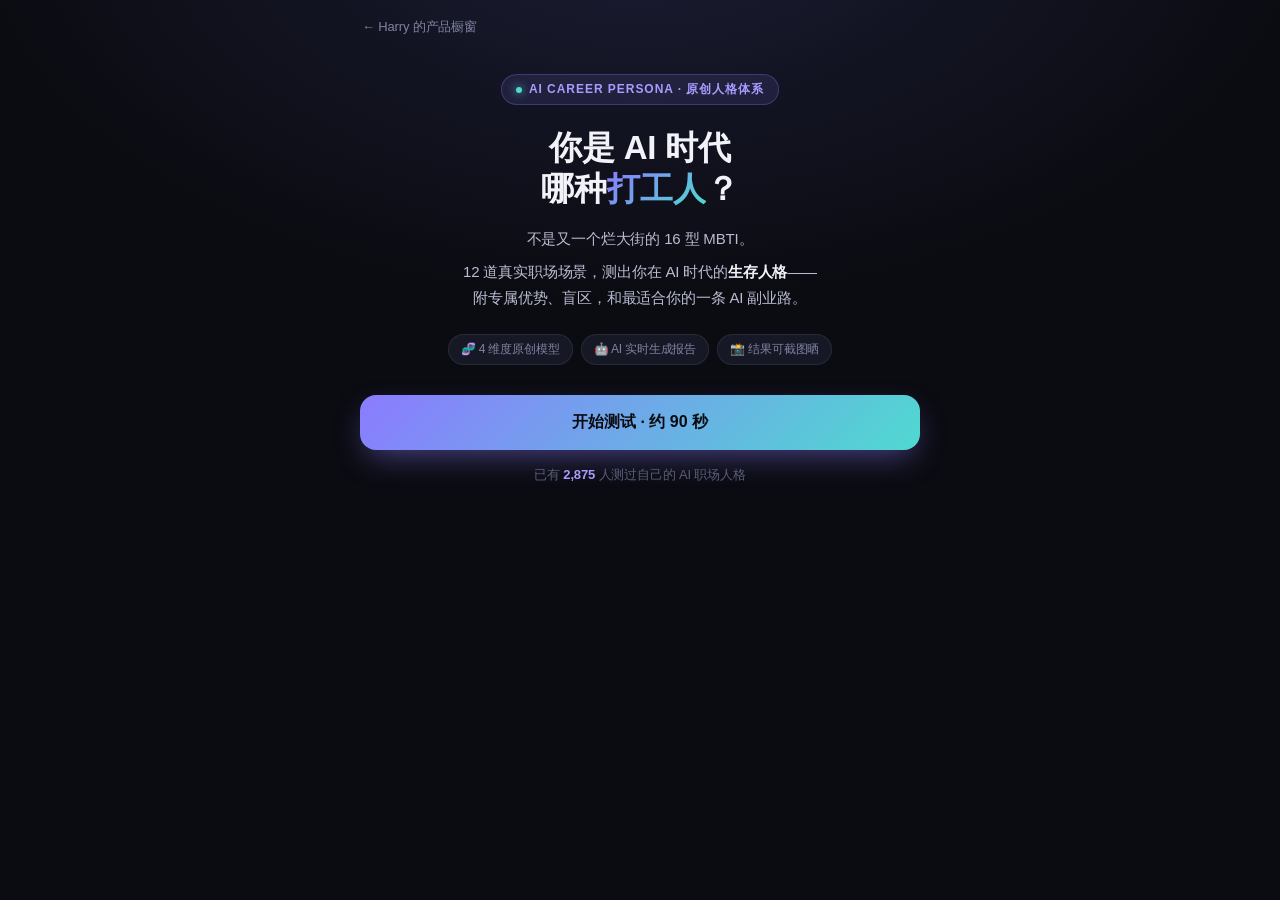
<file: products/career-persona/index.html>
<!DOCTYPE html>
<html lang="zh-CN">
<head>
<meta charset="UTF-8">
<meta name="viewport" content="width=device-width, initial-scale=1.0">
<title>AI 时代职场人格测试 · 你是哪种打工人</title>
<meta name="description" content="12 道题，测出你在 AI 时代的职场人格。AI 生成专属人格报告 + 优势盲区 + 最适合你的 AI 副业方向。">
<link rel="icon" href="data:image/svg+xml,<svg xmlns=%22http://www.w3.org/2000/svg%22 viewBox=%220 0 100 100%22><text y=%22.9em%22 font-size=%2290%22>🧬</text></svg>">
<style>
  :root{
    --bg:#0b0c12; --bg2:#12131c; --surface:#171826; --surface2:#1e2033;
    --line:rgba(255,255,255,.08); --line2:rgba(255,255,255,.14);
    --ink:#f2f3f8; --ink2:#b9bcd0; --sub:#7f83a0; --faint:#5a5d78;
    --violet:#8b7bff; --violet2:#a99bff; --cyan:#4fd9d0; --pink:#ff8fb3; --gold:#ffcf6b;
    --grad:linear-gradient(135deg,#8b7bff 0%,#4fd9d0 100%);
    --grad-warm:linear-gradient(135deg,#ff8fb3 0%,#ffcf6b 100%);
  }
  *{box-sizing:border-box;margin:0;padding:0;}
  html{scroll-behavior:smooth;}
  body{
    font-family:-apple-system,BlinkMacSystemFont,"PingFang SC","Microsoft YaHei",sans-serif;
    background:radial-gradient(1200px 700px at 50% -10%,#1b1c33 0%,var(--bg) 55%);
    color:var(--ink);min-height:100vh;-webkit-font-smoothing:antialiased;letter-spacing:-.01em;
    padding:0 0 60px;
  }
  .wrap{max-width:600px;margin:0 auto;padding:0 20px;}
  .backlink{display:inline-flex;gap:6px;align-items:center;color:var(--sub);text-decoration:none;font-size:13px;padding:18px 2px 0;transition:color .2s;}
  .backlink:hover{color:var(--ink2);}

  /* ---------- 封面 ---------- */
  .hero{padding:38px 0 20px;text-align:center;}
  .badge{display:inline-flex;align-items:center;gap:7px;font-size:12px;font-weight:600;letter-spacing:.08em;
    color:var(--violet2);background:rgba(139,123,255,.12);border:1px solid rgba(139,123,255,.28);
    padding:6px 14px;border-radius:100px;margin-bottom:22px;}
  .badge .dot{width:6px;height:6px;border-radius:50%;background:var(--cyan);box-shadow:0 0 10px var(--cyan);animation:pulse 1.8s infinite;}
  @keyframes pulse{0%,100%{opacity:1}50%{opacity:.35}}
  .hero h1{font-size:33px;line-height:1.25;font-weight:800;margin-bottom:16px;}
  .hero h1 .g{background:var(--grad);-webkit-background-clip:text;background-clip:text;-webkit-text-fill-color:transparent;}
  .hero p{color:var(--ink2);font-size:15px;line-height:1.7;margin-bottom:8px;}
  .hero .meta{color:var(--faint);font-size:13px;margin-top:14px;}
  .hero .meta b{color:var(--violet2);}
  .start-btn{margin-top:30px;width:100%;border:none;cursor:pointer;
    background:var(--grad);color:#0b0c12;font-weight:800;font-size:16px;
    padding:17px;border-radius:16px;box-shadow:0 12px 30px -8px rgba(139,123,255,.5);transition:transform .15s,box-shadow .15s;}
  .start-btn:hover{transform:translateY(-2px);box-shadow:0 18px 40px -8px rgba(139,123,255,.6);}
  .start-btn:active{transform:translateY(0);}
  .hero-tags{display:flex;flex-wrap:wrap;gap:8px;justify-content:center;margin-top:24px;}
  .hero-tags span{font-size:12px;color:var(--sub);background:var(--surface);border:1px solid var(--line);padding:6px 12px;border-radius:100px;}

  /* ---------- 答题 ---------- */
  .quiz{display:none;padding:26px 0;}
  .progress{height:6px;background:var(--surface2);border-radius:100px;overflow:hidden;margin-bottom:8px;}
  .progress-fill{height:100%;width:0;background:var(--grad);border-radius:100px;transition:width .4s cubic-bezier(.4,0,.2,1);}
  .progress-txt{font-size:12px;color:var(--sub);text-align:right;margin-bottom:26px;}
  .q-num{font-size:13px;font-weight:700;color:var(--violet2);letter-spacing:.05em;margin-bottom:12px;}
  .q-title{font-size:21px;font-weight:700;line-height:1.45;margin-bottom:26px;}
  .opts{display:flex;flex-direction:column;gap:12px;}
  .opt{text-align:left;cursor:pointer;background:var(--surface);border:1.5px solid var(--line);
    padding:17px 18px;border-radius:15px;font-size:15px;line-height:1.5;color:var(--ink2);
    transition:all .16s;display:flex;gap:13px;align-items:center;}
  .opt:hover{border-color:var(--violet);background:var(--surface2);color:var(--ink);transform:translateX(3px);}
  .opt .k{flex-shrink:0;width:26px;height:26px;border-radius:8px;background:var(--bg2);border:1px solid var(--line2);
    display:flex;align-items:center;justify-content:center;font-size:13px;font-weight:700;color:var(--violet2);}
  .opt:hover .k{background:var(--violet);color:#0b0c12;border-color:var(--violet);}
  .q-back{margin-top:22px;background:none;border:none;color:var(--faint);font-size:13px;cursor:pointer;padding:6px;}
  .q-back:hover{color:var(--ink2);}

  /* ---------- Loading ---------- */
  .loading{display:none;padding:80px 0;text-align:center;}
  .spinner{width:52px;height:52px;margin:0 auto 26px;border-radius:50%;
    border:3px solid var(--surface2);border-top-color:var(--violet);animation:spin .8s linear infinite;}
  @keyframes spin{to{transform:rotate(360deg)}}
  .loading p{color:var(--ink2);font-size:15px;}
  .loading .sub{color:var(--faint);font-size:13px;margin-top:8px;}

  /* ---------- 结果卡 ---------- */
  .result{display:none;padding:20px 0;}
  .card{background:linear-gradient(160deg,#1c1d30 0%,#141525 100%);border:1px solid var(--line2);
    border-radius:24px;padding:34px 26px 30px;position:relative;overflow:hidden;}
  .card::before{content:"";position:absolute;top:-60px;right:-60px;width:200px;height:200px;
    background:radial-gradient(circle,rgba(139,123,255,.35),transparent 70%);filter:blur(20px);}
  .card-eyebrow{font-size:12px;letter-spacing:.14em;color:var(--violet2);font-weight:600;margin-bottom:12px;position:relative;}
  .persona{font-size:38px;font-weight:900;line-height:1.15;margin-bottom:12px;position:relative;
    background:var(--grad);-webkit-background-clip:text;background-clip:text;-webkit-text-fill-color:transparent;}
  .p-tagline{font-size:16px;color:var(--ink);font-weight:600;margin-bottom:6px;position:relative;}
  .p-code{font-size:13px;color:var(--sub);font-family:"JetBrains Mono",monospace;letter-spacing:.1em;position:relative;}
  .match{display:flex;align-items:baseline;gap:6px;margin:20px 0;position:relative;}
  .match .n{font-size:34px;font-weight:900;background:var(--grad-warm);-webkit-background-clip:text;background-clip:text;-webkit-text-fill-color:transparent;}
  .match .l{font-size:13px;color:var(--sub);}
  .traits{display:flex;flex-wrap:wrap;gap:9px;margin-bottom:8px;position:relative;}
  .traits span{font-size:13px;font-weight:600;color:var(--cyan);background:rgba(79,217,208,.1);
    border:1px solid rgba(79,217,208,.28);padding:6px 13px;border-radius:100px;}

  .sec{margin-top:24px;}
  .sec-h{display:flex;align-items:center;gap:9px;font-size:15px;font-weight:700;margin-bottom:14px;}
  .sec-h .ic{width:24px;height:24px;border-radius:7px;background:var(--surface2);display:flex;align-items:center;justify-content:center;font-size:14px;}
  .rowlist{display:flex;flex-direction:column;gap:11px;}
  .row{display:flex;gap:11px;background:var(--surface);border:1px solid var(--line);border-radius:13px;padding:14px 15px;font-size:14px;line-height:1.55;color:var(--ink2);}
  .row .mk{flex-shrink:0;font-weight:800;}
  .row.good .mk{color:var(--cyan);}
  .row.bad .mk{color:var(--pink);}
  .block{background:var(--surface);border:1px solid var(--line);border-radius:14px;padding:17px 16px;font-size:14px;line-height:1.65;color:var(--ink2);}
  .block.hi{background:linear-gradient(135deg,rgba(139,123,255,.12),rgba(79,217,208,.08));border-color:rgba(139,123,255,.3);}
  .block .lb{display:block;font-size:12px;font-weight:700;color:var(--violet2);letter-spacing:.06em;margin-bottom:8px;}
  .oneliner{margin-top:24px;text-align:center;font-size:19px;font-weight:800;line-height:1.5;color:var(--gold);
    padding:22px 18px;background:var(--surface);border:1px dashed rgba(255,207,107,.35);border-radius:16px;position:relative;}
  .oneliner::before{content:"❝";position:absolute;top:6px;left:14px;font-size:30px;color:rgba(255,207,107,.3);}

  .actions{display:flex;flex-direction:column;gap:11px;margin-top:26px;}
  .btn{border:none;cursor:pointer;font-size:15px;font-weight:700;padding:15px;border-radius:14px;transition:transform .15s,opacity .15s;text-decoration:none;text-align:center;display:block;}
  .btn:active{transform:scale(.98);}
  .btn-main{background:var(--grad);color:#0b0c12;}
  .btn-ghost{background:var(--surface2);color:var(--ink2);border:1px solid var(--line);}
  .btn-row{display:flex;gap:11px;}
  .btn-row .btn{flex:1;}

  .crosslink{margin-top:24px;padding:18px;background:var(--surface);border:1px solid var(--line);border-radius:14px;text-align:center;}
  .crosslink p{font-size:13px;color:var(--sub);margin-bottom:12px;line-height:1.5;}
  .crosslink a{color:var(--violet2);text-decoration:none;font-size:14px;font-weight:600;}
  .crosslink a:hover{text-decoration:underline;}

  .foot{text-align:center;color:var(--faint);font-size:12px;margin-top:34px;line-height:1.7;}
  .foot a{color:var(--sub);text-decoration:none;}
  .err{display:none;text-align:center;padding:40px 0;color:var(--pink);font-size:14px;}
  .toast{position:fixed;left:50%;bottom:32px;transform:translateX(-50%) translateY(20px);opacity:0;
    background:#fff;color:#111;font-size:13px;font-weight:600;padding:11px 20px;border-radius:100px;
    box-shadow:0 10px 30px rgba(0,0,0,.4);transition:all .3s;pointer-events:none;z-index:99;}
  .toast.show{opacity:1;transform:translateX(-50%) translateY(0);}
</style>
</head>
<body>
<div class="wrap">
  <a class="backlink" href="../../index.html">← Harry 的产品橱窗</a>

  <!-- 封面 -->
  <section class="hero" id="hero">
    <div class="badge"><span class="dot"></span>AI CAREER PERSONA · 原创人格体系</div>
    <h1>你是 AI 时代<br>哪种<span class="g">打工人</span>？</h1>
    <p>不是又一个烂大街的 16 型 MBTI。</p>
    <p>12 道真实职场场景，测出你在 AI 时代的<b style="color:var(--ink)">生存人格</b>——<br>附专属优势、盲区，和最适合你的一条 AI 副业路。</p>
    <div class="hero-tags">
      <span>🧬 4 维度原创模型</span><span>🤖 AI 实时生成报告</span><span>📸 结果可截图晒</span>
    </div>
    <button class="start-btn" onclick="startQuiz()">开始测试 · 约 90 秒</button>
    <p class="meta">已有 <b id="visitorCount">2,847</b> 人测过自己的 AI 职场人格</p>
  </section>

  <!-- 答题 -->
  <section class="quiz" id="quiz">
    <div class="progress"><div class="progress-fill" id="progressFill"></div></div>
    <div class="progress-txt" id="progressTxt">1 / 12</div>
    <div class="q-num" id="qNum">Q1</div>
    <div class="q-title" id="qTitle">题目</div>
    <div class="opts" id="opts"></div>
    <button class="q-back" id="qBack" onclick="prevQ()" style="display:none;">← 上一题</button>
  </section>

  <!-- Loading -->
  <section class="loading" id="loading">
    <div class="spinner"></div>
    <p>AI 正在分析你的职场人格…</p>
    <p class="sub">正在生成专属称号、优势与副业建议</p>
  </section>

  <!-- 结果 -->
  <section class="result" id="result">
    <div class="card" id="card">
      <div class="card-eyebrow">你的 AI 时代职场人格</div>
      <div class="persona" id="rPersona">—</div>
      <div class="p-tagline" id="rTagline">—</div>
      <div class="p-code" id="rCode">—</div>
      <div class="match"><span class="n" id="rMatch">92%</span><span class="l">画像契合度</span></div>
      <div class="traits" id="rTraits"></div>
    </div>

    <div class="sec">
      <div class="sec-h"><span class="ic">💪</span>你的隐藏优势</div>
      <div class="rowlist" id="rStrengths"></div>
    </div>
    <div class="sec">
      <div class="sec-h"><span class="ic">⚠️</span>要小心的盲区</div>
      <div class="rowlist" id="rBlind"></div>
    </div>
    <div class="sec">
      <div class="sec-h"><span class="ic">🚀</span>AI 时代如何放大自己</div>
      <div class="block" id="rAdvice">—</div>
    </div>
    <div class="sec">
      <div class="sec-h"><span class="ic">💰</span>最适合你的 AI 副业</div>
      <div class="block hi" id="rHustle"><span class="lb">SIDE HUSTLE</span><span id="rHustleTxt">—</span></div>
    </div>

    <div class="oneliner" id="rOneliner">—</div>

    <div class="actions">
      <button class="btn btn-main" onclick="copyResult()">📋 复制我的人格文案（去小红书晒）</button>
      <div class="btn-row">
        <button class="btn btn-ghost" onclick="restart()">🔄 重新测</button>
        <a class="btn btn-ghost" href="https://harryjzhang69-web.github.io/personal-site/" target="_blank" rel="noopener">看看更多 AI 工具</a>
      </div>
    </div>

    <div class="crosslink" id="crosslink">
      <p id="crossTxt">想把这份人格变成真正的求职竞争力？</p>
      <a href="../pm-interviewer/index.html">去体验「AI PM 模拟面试官」 →</a>
    </div>

    <p class="foot">
      by <a href="https://harryjzhang69-web.github.io/personal-site/" target="_blank" rel="noopener">Harry · AI 产品手艺人</a><br>
      娱乐向人格测试，非专业心理测评 · 结果由 AI 生成仅供参考
    </p>
  </section>

  <section class="err" id="err">
    <p id="errTxt">出了点问题，请重试</p>
    <button class="btn btn-ghost" style="max-width:200px;margin:20px auto 0;" onclick="restart()">重新测</button>
  </section>
</div>

<div class="toast" id="toast">已复制</div>

<script>
// ===== 12 道题：每题选项带 4 维度增量 D/E/A/F =====
// D 造物者(+)/连接者(-)  E 冒险(+)/稳健(-)  A 驾驭AI(+)/协作AI(-)  F 深潜(+)/广联(-)
const QUESTIONS = [
  { t:"接到一个全新项目，你的第一反应是？", o:[
    {x:"先动手搭个能跑的原型出来再说",d:{D:8,E:7}},
    {x:"先拉齐相关的人，把事聊清楚",d:{D:-8,F:-4}},
    {x:"先查资料、看竞品，摸清楚再动",d:{E:-8}},
    {x:"先问 AI：这事有没有现成的做法",d:{A:6,E:-3}},
  ]},
  { t:"用 AI 工具时，你更像？", o:[
    {x:"疯狂压榨型：一个需求拆成 10 个指令喂给它",d:{A:9,D:4}},
    {x:"共创搭档型：跟它来回聊，一起磨出结果",d:{A:-9}},
    {x:"验证型：它给的我一定自己再核一遍",d:{A:-3,E:-6}},
    {x:"够用就行，不太钻工具本身",d:{A:-2,F:-5}},
  ]},
  { t:"周末有整块空闲，你更可能？", o:[
    {x:"做自己的小项目 / 副业",d:{D:9,F:5}},
    {x:"约朋友、参加活动、认识新人",d:{D:-9,F:-7}},
    {x:"深挖一个最近感兴趣的领域",d:{F:8,E:-2}},
    {x:"到处看看新东西，什么都试一点",d:{F:-8,E:5}},
  ]},
  { t:"团队里你最常扮演的角色？", o:[
    {x:"埋头产出的主力干活人",d:{D:8,F:5}},
    {x:"串联各方、推进协作的人",d:{D:-9,F:-6}},
    {x:"泼冷水、挑逻辑漏洞的人",d:{E:-8}},
    {x:"点子最多、老提新玩法的人",d:{E:8,F:-3}},
  ]},
  { t:"面对一个没人做过的事，你？", o:[
    {x:"兴奋，先冲了再说",d:{E:9,D:4}},
    {x:"谨慎，先评估风险和退路",d:{E:-9}},
    {x:"找 AI 和资料，看看别人怎么破的",d:{A:5,E:-4}},
    {x:"拉几个人一起商量着来",d:{D:-7}},
  ]},
  { t:"你理想的工作状态是？", o:[
    {x:"一个人深度专注，别来烦我",d:{F:9,D:5}},
    {x:"多线并行，跨好几个事之间切换",d:{F:-9,E:4}},
    {x:"节奏稳定、目标清晰、可预期",d:{E:-8}},
    {x:"不断有新挑战、新变化",d:{E:8,F:-4}},
  ]},
  { t:"学一个新技能，你倾向？", o:[
    {x:"边做边学，做中出成品",d:{D:8,E:5}},
    {x:"系统学透原理再上手",d:{F:7,E:-5}},
    {x:"让 AI 给我定制路径、当私教",d:{A:7}},
    {x:"找人带 / 抄作业最快",d:{D:-6,F:-4}},
  ]},
  { t:"你怎么看待「效率」？", o:[
    {x:"能自动化的绝不手动，工具越多越好",d:{A:8,D:4}},
    {x:"效率是结果对，不是做得快",d:{E:-7}},
    {x:"深耕一件事的复利，比广撒网高效",d:{F:8}},
    {x:"人对了、协作顺了，效率自然高",d:{D:-8,F:-5}},
  ]},
  { t:"做决定时你更信？", o:[
    {x:"数据和事实",d:{E:-9}},
    {x:"直觉和手感",d:{E:9}},
    {x:"AI 帮我分析出的建议",d:{A:6,E:-3}},
    {x:"信得过的人的意见",d:{D:-8}},
  ]},
  { t:"如果做个人 IP / 内容，你会？", o:[
    {x:"晒我做出来的东西（作品/产品）",d:{D:9,F:4}},
    {x:"连接同好、做社群和圈子",d:{D:-9,F:-6}},
    {x:"深度输出某个垂直领域的干货",d:{F:9}},
    {x:"追热点、什么火聊什么",d:{F:-8,E:6}},
  ]},
  { t:"最让你有成就感的瞬间？", o:[
    {x:"东西终于跑通 / 上线了",d:{D:9,E:3}},
    {x:"促成了一次合作 / 帮到了人",d:{D:-9}},
    {x:"把一个复杂问题彻底想透了",d:{F:8,E:-4}},
    {x:"抢先玩到 / 试到了新东西",d:{E:7,F:-4}},
  ]},
  { t:"对「AI 会不会取代你」这件事，你？", o:[
    {x:"不慌，我是那个用 AI 取代重复劳动的人",d:{A:8,D:5}},
    {x:"跟 AI 分工，各干各擅长的",d:{A:-8}},
    {x:"先看清它的边界，再决定怎么应对",d:{E:-7}},
    {x:"焦虑归焦虑，先多认识人多留后路",d:{D:-7,E:-3}},
  ]},
];

let cur=0;
const answers=new Array(QUESTIONS.length).fill(null);
const scores={D:0,E:0,A:0,F:0};

const $=(id)=>document.getElementById(id);

function startQuiz(){
  $('hero').style.display='none';
  $('quiz').style.display='block';
  cur=0; renderQ();
  window.scrollTo(0,0);
}
function renderQ(){
  const q=QUESTIONS[cur];
  $('progressFill').style.width=((cur)/QUESTIONS.length*100)+'%';
  $('progressTxt').textContent=(cur+1)+' / '+QUESTIONS.length;
  $('qNum').textContent='Q'+(cur+1);
  $('qTitle').textContent=q.t;
  const wrap=$('opts'); wrap.innerHTML='';
  const keys=['A','B','C','D'];
  q.o.forEach((opt,i)=>{
    const b=document.createElement('button');
    b.className='opt';
    b.innerHTML='<span class="k">'+keys[i]+'</span><span>'+opt.x+'</span>';
    b.onclick=()=>choose(i);
    wrap.appendChild(b);
  });
  $('qBack').style.display=cur>0?'inline-block':'none';
}
function choose(i){
  answers[cur]=i;
  if(cur<QUESTIONS.length-1){ cur++; renderQ(); window.scrollTo(0,0); }
  else{ finish(); }
}
function prevQ(){ if(cur>0){ cur--; renderQ(); window.scrollTo(0,0);} }

function computeScores(){
  scores.D=0;scores.E=0;scores.A=0;scores.F=0;
  answers.forEach((ai,qi)=>{
    if(ai===null) return;
    const d=QUESTIONS[qi].o[ai].d;
    for(const k in d){ scores[k]+=d[k]; }
  });
  // clamp -100~100
  for(const k in scores){ scores[k]=Math.max(-100,Math.min(100,scores[k])); }
}
function tendencyText(){
  const map=[
    scores.D>=0?'偏造物者(亲手做)':'偏连接者(连接人)',
    scores.E>=0?'偏冒险直觉':'偏数据稳健',
    scores.A>=0?'偏驾驭AI(压榨工具)':'偏与AI协作',
    scores.F>=0?'偏深潜专精':'偏广联跨界',
  ];
  return map.join('，');
}

async function finish(){
  $('progressFill').style.width='100%';
  $('quiz').style.display='none';
  $('loading').style.display='block';
  window.scrollTo(0,0);
  computeScores();
  try{
    const resp=await fetch('/api/analyze',{
      method:'POST',
      headers:{'Content-Type':'application/json'},
      body:JSON.stringify({scores,tendency:tendencyText()})
    });
    const j=await resp.json();
    if(j.code!==0) throw new Error(j.message||'生成失败');
    renderResult(j.data);
  }catch(e){
    $('loading').style.display='none';
    $('err').style.display='block';
    $('errTxt').textContent='当前公开服务未稳定开放，请稍后再试或先查看 GitHub 源码';
  }
}

let lastPersona=null;
function renderResult(p){
  lastPersona=p;
  $('loading').style.display='none';
  $('result').style.display='block';
  $('rPersona').textContent=p.persona_name||'AI 时代职场人';
  $('rTagline').textContent=p.tagline||'';
  $('rCode').textContent=p.type_code?('CODE · '+p.type_code):'';
  $('rMatch').textContent=(p.match_rate||92)+'%';
  const tr=$('rTraits'); tr.innerHTML='';
  (p.traits||[]).forEach(t=>{const s=document.createElement('span');s.textContent='#'+t;tr.appendChild(s);});
  renderRows('rStrengths',p.strengths,'good','✓');
  renderRows('rBlind',p.blindspots,'bad','!');
  $('rAdvice').textContent=p.ai_advice||'';
  $('rHustleTxt').textContent=p.suit_side_hustle||'';
  $('rOneliner').textContent=p.one_liner||'';
  window.scrollTo(0,0);
}
function renderRows(id,arr,cls,mk){
  const wrap=$(id); wrap.innerHTML='';
  (arr||[]).forEach(t=>{
    const d=document.createElement('div');
    d.className='row '+cls;
    d.innerHTML='<span class="mk">'+mk+'</span><span>'+t+'</span>';
    wrap.appendChild(d);
  });
}

function copyResult(){
  if(!lastPersona) return;
  const p=lastPersona;
  const txt=
`我的 AI 时代职场人格是：${p.persona_name}（${p.type_code}）
「${p.tagline}」
契合度 ${p.match_rate}%

我的标签：${(p.traits||[]).map(t=>'#'+t).join(' ')}

最适合我的 AI 副业：${p.suit_side_hustle}

${p.one_liner}

—— 测你的 AI 职场人格 by Harry · AI 产品手艺人`;
  navigator.clipboard.writeText(txt).then(showToast).catch(()=>{
    const ta=document.createElement('textarea');ta.value=txt;document.body.appendChild(ta);
    ta.select();try{document.execCommand('copy');showToast();}catch(e){}document.body.removeChild(ta);
  });
}
function showToast(msg='已复制'){
  const t=$('toast');
  t.textContent=msg;
  t.classList.add('show');
  setTimeout(()=>t.classList.remove('show'),1800);
}

function restart(){
  answers.fill(null);
  $('result').style.display='none';
  $('err').style.display='none';
  $('hero').style.display='block';
  window.scrollTo(0,0);
}

// 轻量动态计数，营造真实感（本地随机，非真实统计）
(function(){
  const base=2847+Math.floor((Date.now()/8.64e7)%1*30);
  $('visitorCount').textContent=base.toLocaleString();
})();
</script>
</body>
</html>
</file>
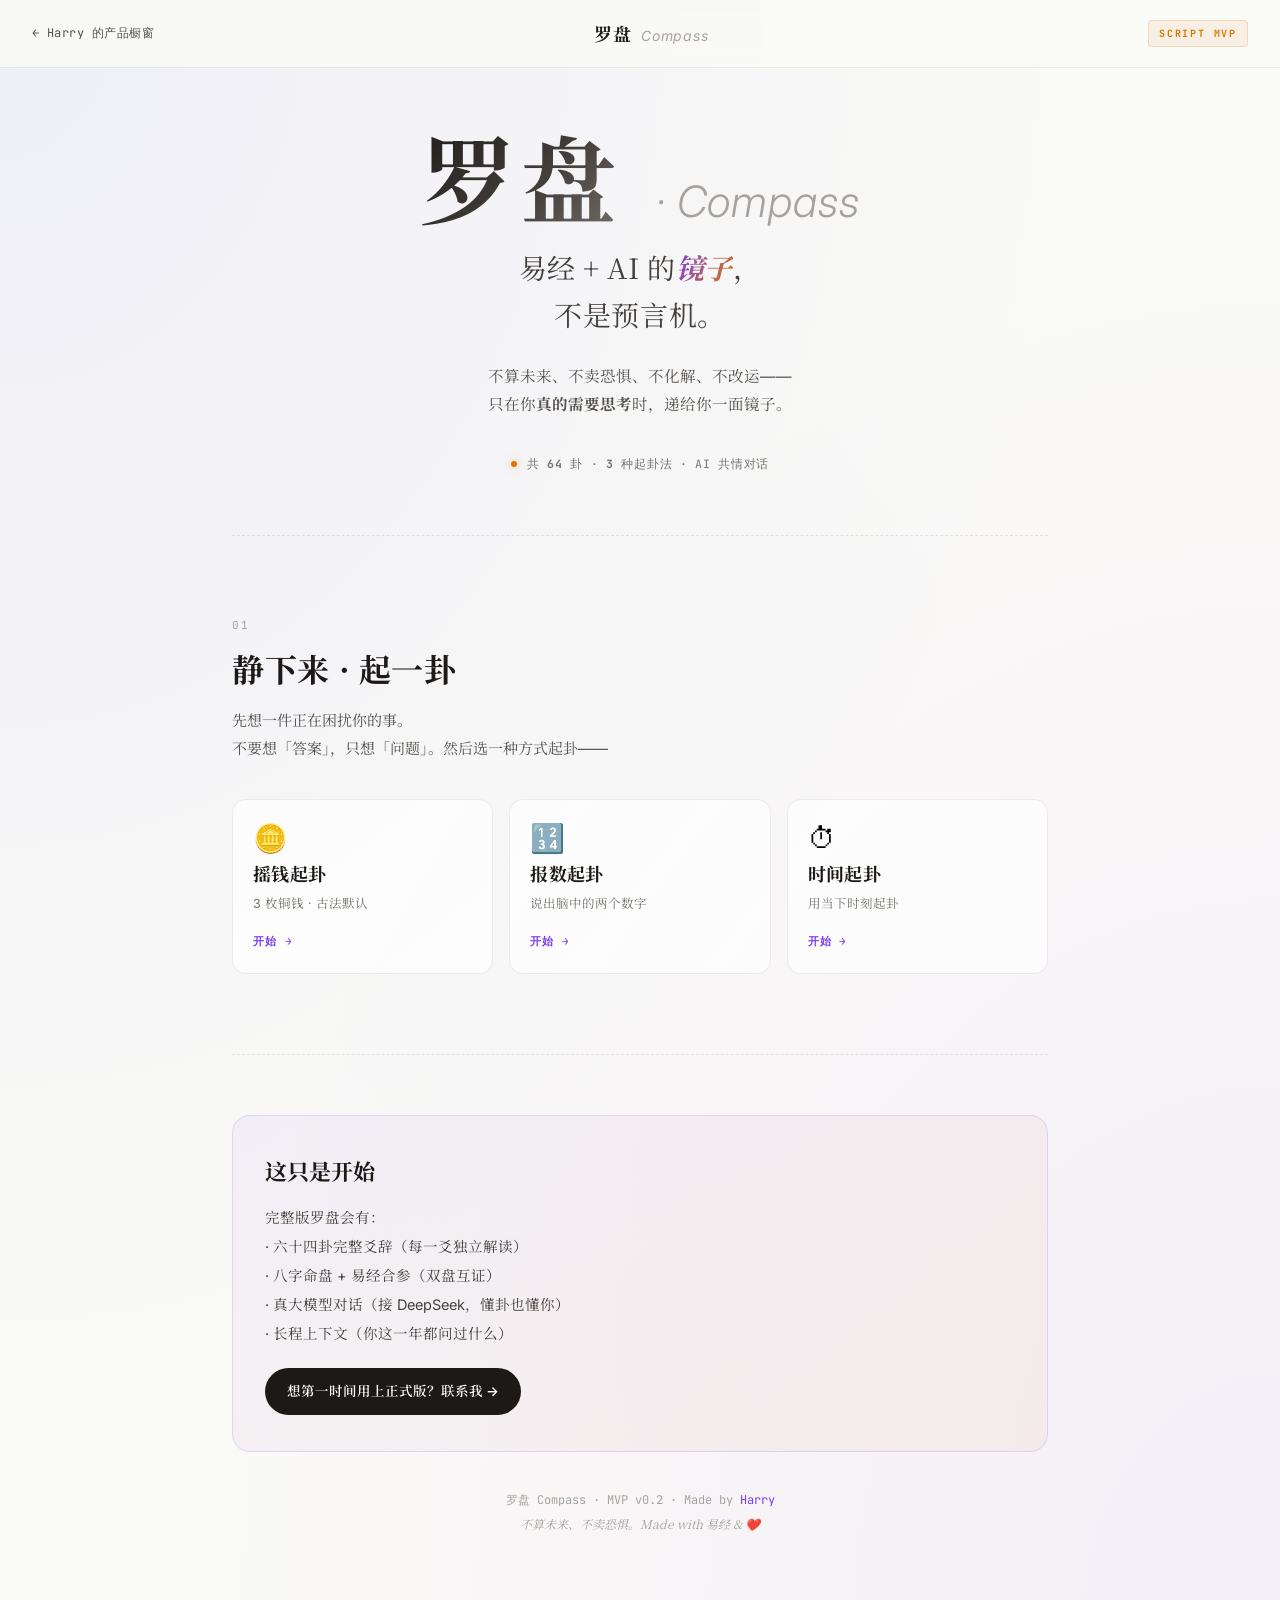
<file: products/compass/index.html>
<!DOCTYPE html>
<html lang="zh-CN">
<head>
  <meta charset="UTF-8" />
  <meta name="viewport" content="width=device-width, initial-scale=1.0, maximum-scale=1.0" />
  <title>罗盘 · Compass — 易经 + AI 的镜子，不是预言机</title>
  <meta name="description" content="罗盘 Compass · 融合易经卦象与 AI 共情对话的思考工具。不算未来、不卖恐惧——只做你思考时的一面镜子。" />

  <link rel="preconnect" href="https://fonts.googleapis.com" />
  <link rel="preconnect" href="https://fonts.gstatic.com" crossorigin />
  <link href="https://fonts.googleapis.com/css2?family=Noto+Serif+SC:wght@400;500;700;900&family=Inter:wght@300;400;500;600;700&family=JetBrains+Mono:wght@400;500&display=swap" rel="stylesheet" />

  <link rel="stylesheet" href="./assets/style.css" />
</head>
<body>

  <!-- 顶部 nav -->
  <nav class="cnav">
    <a class="cnav-back" href="../../index.html#products">← Harry 的产品橱窗</a>
    <span class="cnav-mid">罗盘 <em>Compass</em></span>
    <span class="cnav-tag" id="modeTag">SCRIPT MVP</span>
  </nav>

  <main class="container">

    <!-- ============= INTRO ============= -->
    <header class="intro">
      <h1 class="intro-title">
        <span class="cn">罗盘</span>
        <span class="en">· Compass</span>
      </h1>
      <p class="intro-sub">
        易经 + AI 的<em>镜子</em>，<br/>
        不是预言机。
      </p>
      <p class="intro-pitch">
        不算未来、不卖恐惧、不化解、不改运——<br/>
        只在你<strong>真的需要思考</strong>时，递给你一面镜子。
      </p>
      <div class="intro-meta">
        <span class="meta-dot"></span>
        <span>共 <strong>64</strong> 卦 · <strong>3</strong> 种起卦法 · AI 共情对话</span>
      </div>
    </header>

    <!-- ============= STEP 1: 起卦 ============= -->
    <section class="step step-1" id="cast">
      <div class="step-head">
        <span class="step-num">01</span>
        <h2>静下来 · 起一卦</h2>
        <p class="step-desc">
          先想一件正在困扰你的事。<br/>
          不要想「答案」，只想「问题」。然后选一种方式起卦——
        </p>
      </div>

      <div class="cast-grid">
        <button class="cast-card" data-cast="random" type="button">
          <span class="cast-icon">🪙</span>
          <span class="cast-title">摇钱起卦</span>
          <span class="cast-sub">3 枚铜钱 · 古法默认</span>
          <span class="cast-cta">开始 →</span>
        </button>

        <button class="cast-card" data-cast="number" type="button">
          <span class="cast-icon">🔢</span>
          <span class="cast-title">报数起卦</span>
          <span class="cast-sub">说出脑中的两个数字</span>
          <span class="cast-cta">开始 →</span>
        </button>

        <button class="cast-card" data-cast="time" type="button">
          <span class="cast-icon">⏱</span>
          <span class="cast-title">时间起卦</span>
          <span class="cast-sub">用当下时刻起卦</span>
          <span class="cast-cta">开始 →</span>
        </button>
      </div>
    </section>

    <!-- ============= STEP 2: 卦象（隐藏） ============= -->
    <section class="step step-2 hidden" id="result">
      <div class="step-head">
        <span class="step-num">02</span>
        <h2>看一眼 · 你抽到的卦</h2>
      </div>

      <div class="hexagram-card">
        <div class="hex-visual">
          <div class="yao-stack" id="yaoStack"></div>
          <div class="hex-glyph" id="hexGlyph">乾</div>
        </div>

        <div class="hex-text">
          <div class="hex-id">
            <span id="hexId">第 1 卦</span> · <span id="hexSymbol">乾为天</span>
          </div>
          <h3 class="hex-name" id="hexName">乾</h3>
          <p class="hex-short" id="hexShort">刚健自强 · 持续创造</p>

          <div class="hex-divider"></div>

          <div class="hex-block">
            <span class="hex-label">现代解读</span>
            <p id="hexAdvice">—</p>
          </div>

          <div class="hex-actions">
            <button class="hex-action-btn" id="btnRecast" type="button">
              <span>↻</span><span>再摇一卦</span>
            </button>
            <button class="hex-action-btn" id="btnShare" type="button">
              <span>📋</span><span>复制卦辞</span>
            </button>
          </div>
        </div>
      </div>
    </section>

    <!-- ============= STEP 3: AI 对话（隐藏） ============= -->
    <section class="step step-3 hidden" id="dialog">
      <div class="step-head">
        <span class="step-num">03</span>
        <h2>聊一聊 · 镜子里的自己</h2>
        <p class="step-desc">
          罗盘不会替你做决定。<br/>
          它只会问你<strong>更好的问题</strong>。
        </p>
      </div>

      <div class="chat" id="chat"></div>

      <div class="chat-input-wrap">
        <input type="text" id="chatInput" class="chat-input" placeholder="把困扰你的事，简单说一句..." autocomplete="off" />
        <button id="chatSend" class="chat-send" type="button">
          <span>发送</span>
          <svg width="14" height="14" viewBox="0 0 24 24" fill="none" stroke="currentColor" stroke-width="2.4" stroke-linecap="round" stroke-linejoin="round">
            <line x1="5" y1="12" x2="19" y2="12"/>
            <polyline points="12 5 19 12 12 19"/>
          </svg>
        </button>
      </div>

      <div class="chat-meta">
        <span class="chat-meta-pill" id="chatMode">📝 脚本模式 · 4 轮对话</span>
        <button class="chat-meta-link" id="btnReset" type="button">↻ 再起一卦</button>
      </div>

      <p class="chat-hint">
        💡 当前是 <strong>脚本演示版</strong>。<br/>
        完整版接入 DeepSeek / 通义千问后，AI 会真正基于你的问题理解卦象、给出针对性回应。
      </p>
    </section>

    <!-- ============= 历史 ============= -->
    <section class="step step-history hidden" id="history">
      <div class="step-head">
        <span class="step-num">★</span>
        <h2>你的卦象历史</h2>
        <p class="step-desc">最近 10 次起卦记录都存在你浏览器里，不上传任何服务器。</p>
      </div>
      <div class="history-list" id="historyList"></div>
    </section>

    <!-- ============= FOOTER ============= -->
    <footer class="cfoot">
      <div class="cfoot-card">
        <h3>这只是开始</h3>
        <p>
          完整版罗盘会有：<br/>
          · 六十四卦完整爻辞（每一爻独立解读）<br/>
          · 八字命盘 + 易经合参（双盘互证）<br/>
          · 真大模型对话（接 DeepSeek，懂卦也懂你）<br/>
          · 长程上下文（你这一年都问过什么）
        </p>
        <a href="../../index.html#connect" class="cfoot-cta">想第一时间用上正式版？联系我 →</a>
      </div>

      <p class="cfoot-meta">
        罗盘 Compass · MVP v0.2 · Made by <a href="../../index.html">Harry</a><br/>
        <em>不算未来、不卖恐惧。Made with 易经 & ❤️</em>
      </p>
    </footer>

  </main>

  <!-- 数字起卦弹窗（提前放在 DOM 里） -->
  <div class="cdialog" id="numDialog">
    <div class="cdialog-card">
      <h3>报数起卦</h3>
      <p>不要思考，<br/>请输入脑海里最先冒出的<strong>两个数字</strong>。</p>
      <div class="cdialog-inputs">
        <input type="number" min="1" id="upInput" class="cdialog-input" placeholder="数字 1" />
        <input type="number" min="1" id="loInput" class="cdialog-input" placeholder="数字 2" />
      </div>
      <div class="cdialog-actions">
        <button class="cdialog-cancel" type="button">取消</button>
        <button class="cdialog-confirm" type="button">起卦</button>
      </div>
    </div>
  </div>

  <!-- Toast -->
  <div class="toast" id="toast"></div>

  <script src="./assets/hexagrams.js"></script>
  <script src="./assets/main.js"></script>
</body>
</html>
</file>
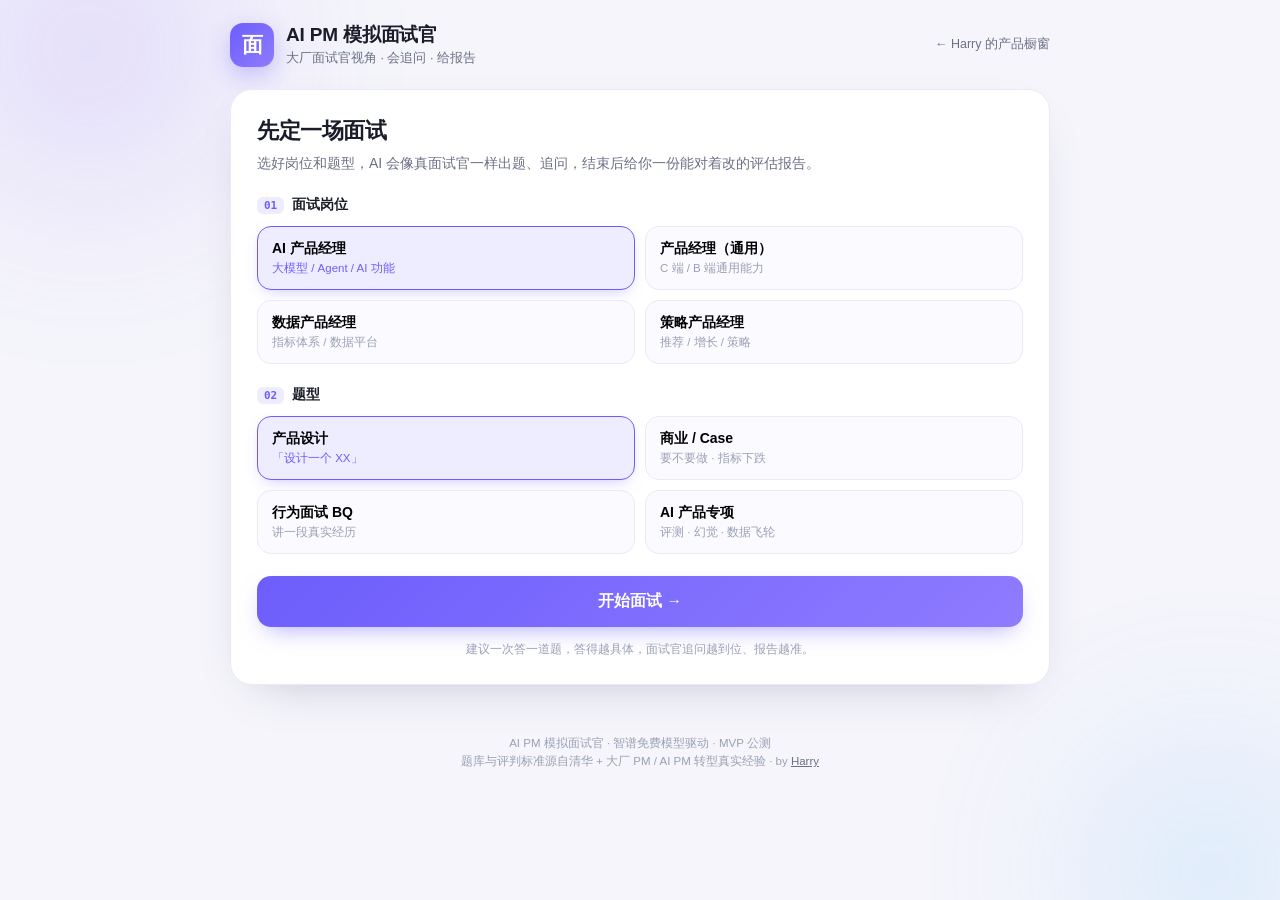
<file: products/pm-interviewer/index.html>
<!DOCTYPE html>
<html lang="zh-CN">
<head>
  <meta charset="UTF-8" />
  <meta name="viewport" content="width=device-width, initial-scale=1.0, viewport-fit=cover" />
  <title>AI PM 模拟面试官 · 真人式追问 + 面试报告</title>
  <meta name="description" content="AI 扮演大厂产品面试官，按岗位与题型出题、像真面试官一样追问深挖，5 题后给出结构化面试报告与高分答题框架。产品经理 / AI 产品经理面试实战演练。" />
  <link rel="stylesheet" href="./style.css" />
</head>
<body>
  <div class="bg-decor" aria-hidden="true">
    <span class="blob blob-1"></span>
    <span class="blob blob-2"></span>
  </div>

  <header class="site-head">
    <div class="brand">
      <span class="brand-glyph">面</span>
      <div class="brand-txt">
        <h1>AI PM 模拟面试官</h1>
        <p>大厂面试官视角 · 会追问 · 给报告</p>
      </div>
    </div>
    <a class="brand-back" href="https://harryjzhang69-web.github.io/personal-site/" target="_blank" rel="noopener">← Harry 的产品橱窗</a>
  </header>

  <main class="wrap">

    <!-- ============ 配置 ============ -->
    <section id="setup" class="panel setup">
      <div class="setup-intro">
        <h2>先定一场面试</h2>
        <p>选好岗位和题型，AI 会像真面试官一样出题、追问，结束后给你一份能对着改的评估报告。</p>
      </div>

      <div class="field">
        <div class="field-label"><span class="field-num">01</span>面试岗位</div>
        <div class="options" id="roleOptions">
          <button class="opt active" data-value="ai-pm">
            <strong>AI 产品经理</strong><span>大模型 / Agent / AI 功能</span>
          </button>
          <button class="opt" data-value="pm">
            <strong>产品经理（通用）</strong><span>C 端 / B 端通用能力</span>
          </button>
          <button class="opt" data-value="data-pm">
            <strong>数据产品经理</strong><span>指标体系 / 数据平台</span>
          </button>
          <button class="opt" data-value="strategy-pm">
            <strong>策略产品经理</strong><span>推荐 / 增长 / 策略</span>
          </button>
        </div>
      </div>

      <div class="field">
        <div class="field-label"><span class="field-num">02</span>题型</div>
        <div class="options" id="typeOptions">
          <button class="opt active" data-value="product-design">
            <strong>产品设计</strong><span>「设计一个 XX」</span>
          </button>
          <button class="opt" data-value="business-case">
            <strong>商业 / Case</strong><span>要不要做 · 指标下跌</span>
          </button>
          <button class="opt" data-value="behavioral">
            <strong>行为面试 BQ</strong><span>讲一段真实经历</span>
          </button>
          <button class="opt" data-value="ai-product">
            <strong>AI 产品专项</strong><span>评测 · 幻觉 · 数据飞轮</span>
          </button>
        </div>
      </div>

      <button id="startBtn" class="btn-primary btn-lg">开始面试 →</button>
      <p class="setup-note">建议一次答一道题，答得越具体，面试官追问越到位、报告越准。</p>
    </section>

    <!-- ============ 面试对话 ============ -->
    <section id="chat" class="panel chat hidden">
      <div class="chat-bar">
        <div class="chat-tags">
          <span class="tag tag-role" id="tagRole">AI 产品经理</span>
          <span class="tag tag-type" id="tagType">产品设计</span>
        </div>
        <div class="chat-progress">
          <span id="progressText">第 1 问</span>
          <button id="finishBtn" class="btn-ghost btn-xs">结束并看报告</button>
        </div>
      </div>

      <div class="stream" id="stream"><!-- 气泡注入 --></div>

      <div class="composer">
        <textarea id="answerInput" rows="3" placeholder="在这里作答……（Ctrl / ⌘ + Enter 发送）"></textarea>
        <div class="composer-row">
          <span class="composer-hint" id="answerCount">0 字</span>
          <button id="sendBtn" class="btn-primary btn-sm">提交回答</button>
        </div>
      </div>
    </section>

    <!-- ============ 报告 ============ -->
    <section id="report" class="panel report hidden">
      <div class="report-head">
        <div class="score-ring" id="scoreRing">
          <span class="score-num" id="scoreNum">--</span>
          <span class="score-cap">综合分</span>
        </div>
        <div class="report-head-txt">
          <h2>面试评估报告</h2>
          <p id="reportLevel" class="report-level">——</p>
          <div class="report-tags">
            <span class="tag tag-role" id="rptRole">岗位</span>
            <span class="tag tag-type" id="rptType">题型</span>
          </div>
        </div>
      </div>

      <div class="dims" id="dims"><!-- 维度条 --></div>

      <div class="report-grid">
        <div class="rcard rcard-good">
          <h3>✦ 亮点</h3>
          <ul id="highlights"></ul>
        </div>
        <div class="rcard rcard-bad">
          <h3>△ 待改进</h3>
          <ul id="weaknesses"></ul>
        </div>
      </div>

      <div class="rcard rcard-sug">
        <h3>↗ 立刻可做的 3 条建议</h3>
        <ol id="suggestions"></ol>
      </div>

      <div class="rcard rcard-model">
        <h3>◎ 高分答题框架（核心题）</h3>
        <p id="modelAnswer"></p>
      </div>

      <div class="report-cta">
        <button id="againBtn" class="btn-primary btn-lg">再来一场 →</button>
        <a class="btn-ghost btn-lg" href="https://github.com/harryjzhang69-web/ai-study-app" target="_blank" rel="noopener">配套「AI 自测宝典」补基础 →</a>
      </div>
    </section>

  </main>

  <footer class="site-foot">
    <p>AI PM 模拟面试官 · 智谱免费模型驱动 · MVP 公测</p>
    <p>题库与评判标准源自清华 + 大厂 PM / AI PM 转型真实经验 · by <a href="https://harryjzhang69-web.github.io/personal-site/" target="_blank" rel="noopener">Harry</a></p>
  </footer>

  <script src="./script.js"></script>
</body>
</html>
</file>
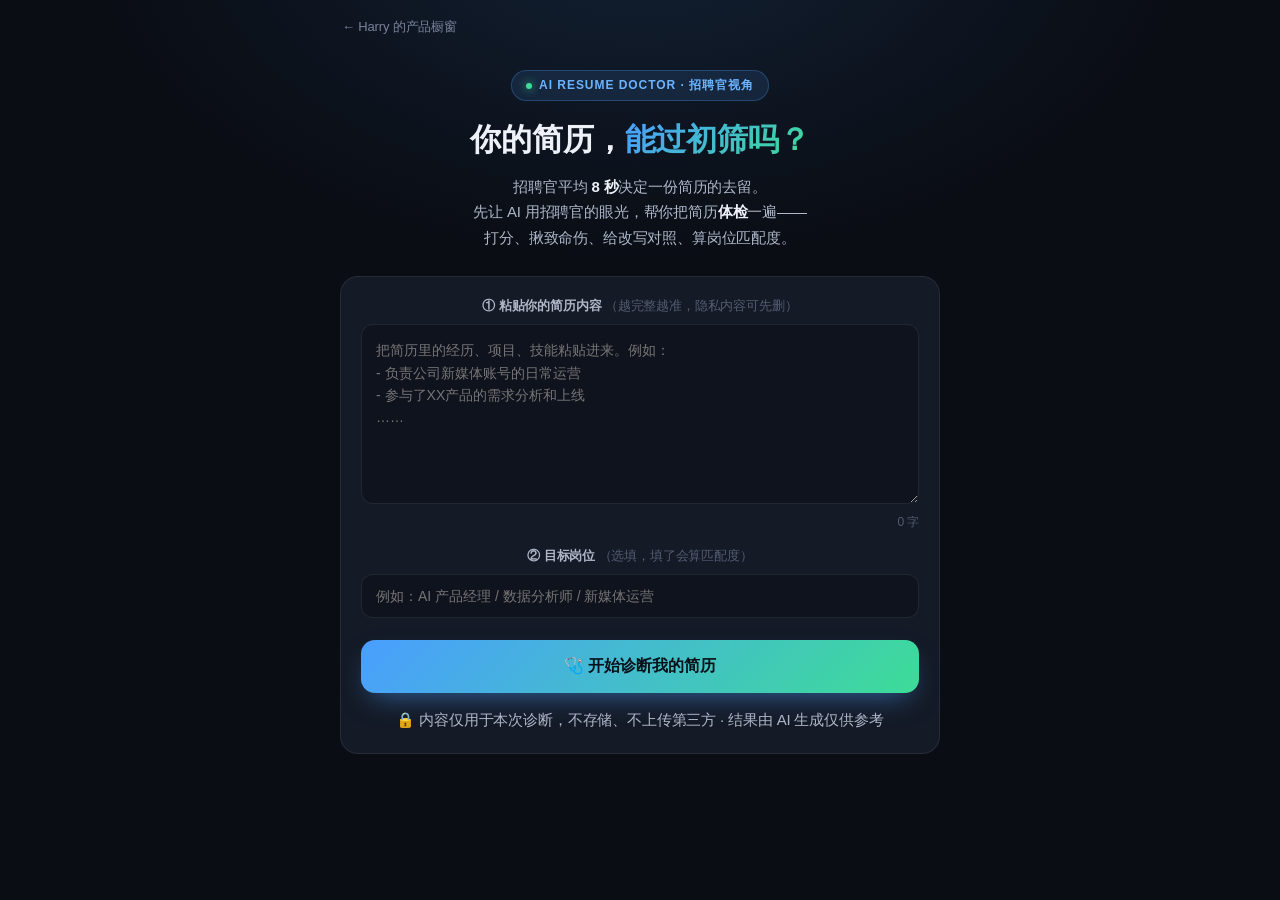
<file: products/resume-doctor/index.html>
<!DOCTYPE html>
<html lang="zh-CN">
<head>
<meta charset="UTF-8">
<meta name="viewport" content="width=device-width, initial-scale=1.0">
<title>AI 简历诊断器 · 招聘官视角的简历体检</title>
<meta name="description" content="贴上简历，AI 用大厂招聘官视角给你打分、揪出致命问题、给改写对照和岗位匹配度。8 秒决定的初筛，先让 AI 帮你过一遍。">
<link rel="icon" href="data:image/svg+xml,<svg xmlns=%22http://www.w3.org/2000/svg%22 viewBox=%220 0 100 100%22><text y=%22.9em%22 font-size=%2290%22>🩺</text></svg>">
<style>
  :root{
    --bg:#0a0d14; --bg2:#0f131d; --surface:#141a26; --surface2:#1b2231;
    --line:rgba(255,255,255,.08); --line2:rgba(255,255,255,.14);
    --ink:#eef2f8; --ink2:#aeb6c8; --sub:#79839a; --faint:#525c72;
    --blue:#4a9eff; --blue2:#6bb3ff; --green:#3ddc97; --amber:#ffc861; --red:#ff6b81;
    --grad:linear-gradient(135deg,#4a9eff 0%,#3ddc97 100%);
  }
  *{box-sizing:border-box;margin:0;padding:0;}
  html{scroll-behavior:smooth;}
  body{
    font-family:-apple-system,BlinkMacSystemFont,"PingFang SC","Microsoft YaHei",sans-serif;
    background:radial-gradient(1000px 600px at 50% -8%,#122033 0%,var(--bg) 55%);
    color:var(--ink);min-height:100vh;-webkit-font-smoothing:antialiased;letter-spacing:-.01em;padding-bottom:60px;
  }
  .wrap{max-width:640px;margin:0 auto;padding:0 20px;}
  .backlink{display:inline-flex;gap:6px;align-items:center;color:var(--sub);text-decoration:none;font-size:13px;padding:18px 2px 0;}
  .backlink:hover{color:var(--ink2);}

  .hero{padding:34px 0 18px;text-align:center;}
  .badge{display:inline-flex;align-items:center;gap:7px;font-size:12px;font-weight:600;letter-spacing:.08em;
    color:var(--blue2);background:rgba(74,158,255,.12);border:1px solid rgba(74,158,255,.28);padding:6px 14px;border-radius:100px;margin-bottom:20px;}
  .badge .dot{width:6px;height:6px;border-radius:50%;background:var(--green);box-shadow:0 0 10px var(--green);animation:pulse 1.8s infinite;}
  @keyframes pulse{0%,100%{opacity:1}50%{opacity:.35}}
  .hero h1{font-size:31px;line-height:1.25;font-weight:800;margin-bottom:14px;}
  .hero h1 .g{background:var(--grad);-webkit-background-clip:text;background-clip:text;-webkit-text-fill-color:transparent;}
  .hero p{color:var(--ink2);font-size:15px;line-height:1.7;}
  .hero p b{color:var(--ink);}

  .form{margin-top:26px;background:var(--surface);border:1px solid var(--line);border-radius:18px;padding:20px;}
  .field{margin-bottom:16px;}
  .field:last-child{margin-bottom:0;}
  .field label{display:block;font-size:13px;font-weight:600;color:var(--ink2);margin-bottom:9px;}
  .field label .opt{color:var(--faint);font-weight:400;}
  textarea{width:100%;background:var(--bg2);border:1.5px solid var(--line);border-radius:12px;color:var(--ink);
    font-size:14px;line-height:1.6;padding:14px;resize:vertical;min-height:180px;font-family:inherit;transition:border-color .15s;}
  textarea:focus{outline:none;border-color:var(--blue);}
  input[type=text]{width:100%;background:var(--bg2);border:1.5px solid var(--line);border-radius:12px;color:var(--ink);
    font-size:14px;padding:13px 14px;font-family:inherit;transition:border-color .15s;}
  input[type=text]:focus{outline:none;border-color:var(--blue);}
  .charhint{text-align:right;font-size:12px;color:var(--faint);margin-top:6px;}
  .submit{width:100%;margin-top:6px;border:none;cursor:pointer;background:var(--grad);color:#08111a;font-weight:800;
    font-size:16px;padding:16px;border-radius:14px;box-shadow:0 12px 28px -10px rgba(74,158,255,.55);transition:transform .15s;}
  .submit:hover{transform:translateY(-2px);} .submit:active{transform:translateY(0);}
  .submit:disabled{opacity:.5;cursor:not-allowed;transform:none;}
  .privacy{text-align:center;font-size:12px;color:var(--faint);margin-top:14px;line-height:1.6;}

  .loading{display:none;padding:70px 0;text-align:center;}
  .spinner{width:50px;height:50px;margin:0 auto 24px;border-radius:50%;border:3px solid var(--surface2);border-top-color:var(--blue);animation:spin .8s linear infinite;}
  @keyframes spin{to{transform:rotate(360deg)}}
  .loading p{color:var(--ink2);font-size:15px;} .loading .sub{color:var(--faint);font-size:13px;margin-top:8px;}

  .result{display:none;padding:16px 0;}
  /* 总分 */
  .scorecard{background:linear-gradient(160deg,#16202f 0%,#111722 100%);border:1px solid var(--line2);border-radius:22px;padding:28px 24px;display:flex;gap:22px;align-items:center;position:relative;overflow:hidden;}
  .ring{--p:0;flex-shrink:0;width:104px;height:104px;border-radius:50%;
    background:conic-gradient(var(--rc,var(--blue)) calc(var(--p)*1%),var(--surface2) 0);
    display:flex;align-items:center;justify-content:center;position:relative;}
  .ring::before{content:"";position:absolute;inset:9px;border-radius:50%;background:#111722;}
  .ring .sc{position:relative;font-size:32px;font-weight:900;}
  .ring .sc small{font-size:14px;color:var(--sub);font-weight:600;}
  .scoremeta{flex:1;}
  .scoremeta .lb{font-size:12px;letter-spacing:.12em;color:var(--blue2);font-weight:600;margin-bottom:8px;}
  .scoremeta .verdict{font-size:17px;font-weight:700;line-height:1.5;}

  .dims{display:grid;grid-template-columns:1fr 1fr;gap:11px;margin-top:16px;}
  .dim{background:var(--surface);border:1px solid var(--line);border-radius:13px;padding:14px 15px;}
  .dim-top{display:flex;justify-content:space-between;align-items:baseline;margin-bottom:8px;}
  .dim-name{font-size:13px;font-weight:600;color:var(--ink2);}
  .dim-score{font-size:18px;font-weight:800;}
  .dim-bar{height:5px;background:var(--surface2);border-radius:100px;overflow:hidden;margin-bottom:9px;}
  .dim-bar i{display:block;height:100%;border-radius:100px;}
  .dim-cmt{font-size:12px;color:var(--sub);line-height:1.5;}

  .sec{margin-top:24px;}
  .sec-h{display:flex;align-items:center;gap:9px;font-size:15px;font-weight:700;margin-bottom:14px;}
  .sec-h .ic{width:24px;height:24px;border-radius:7px;background:var(--surface2);display:flex;align-items:center;justify-content:center;font-size:14px;}
  .fatal{display:flex;flex-direction:column;gap:11px;}
  .fatal .row{display:flex;gap:11px;background:rgba(255,107,129,.07);border:1px solid rgba(255,107,129,.25);border-radius:13px;padding:14px 15px;font-size:14px;line-height:1.55;color:var(--ink2);}
  .fatal .row .mk{color:var(--red);font-weight:800;flex-shrink:0;}
  .rw{display:flex;flex-direction:column;gap:14px;}
  .rw-item{background:var(--surface);border:1px solid var(--line);border-radius:14px;overflow:hidden;}
  .rw-before,.rw-after{padding:13px 15px;font-size:14px;line-height:1.55;}
  .rw-before{color:var(--sub);border-bottom:1px dashed var(--line2);}
  .rw-before .tag{display:inline-block;font-size:11px;font-weight:700;color:var(--red);margin-right:8px;}
  .rw-after{color:var(--ink);} .rw-after .tag{display:inline-block;font-size:11px;font-weight:700;color:var(--green);margin-right:8px;}
  .match-box{background:var(--surface);border:1px solid var(--line);border-radius:14px;padding:17px 16px;}
  .match-box .mr{display:flex;align-items:baseline;gap:8px;margin-bottom:12px;}
  .match-box .mr .n{font-size:26px;font-weight:900;color:var(--blue2);}
  .match-box .mr .l{font-size:13px;color:var(--sub);}
  .miss{display:flex;flex-wrap:wrap;gap:8px;}
  .miss span{font-size:12px;color:var(--amber);background:rgba(255,200,97,.1);border:1px solid rgba(255,200,97,.28);padding:5px 11px;border-radius:100px;}
  .qw{display:flex;flex-direction:column;gap:10px;}
  .qw .row{display:flex;gap:11px;background:var(--surface);border:1px solid var(--line);border-radius:12px;padding:13px 15px;font-size:14px;color:var(--ink2);}
  .qw .row .mk{color:var(--green);font-weight:800;flex-shrink:0;}

  .actions{display:flex;flex-direction:column;gap:11px;margin-top:26px;}
  .btn{border:none;cursor:pointer;font-size:15px;font-weight:700;padding:15px;border-radius:14px;text-decoration:none;text-align:center;display:block;transition:transform .15s;}
  .btn:active{transform:scale(.98);}
  .btn-main{background:var(--grad);color:#08111a;}
  .btn-ghost{background:var(--surface2);color:var(--ink2);border:1px solid var(--line);}
  .btn-row{display:flex;gap:11px;} .btn-row .btn{flex:1;}
  .crosslink{margin-top:22px;padding:18px;background:var(--surface);border:1px solid var(--line);border-radius:14px;text-align:center;}
  .crosslink p{font-size:13px;color:var(--sub);margin-bottom:10px;line-height:1.5;}
  .crosslink a{color:var(--blue2);text-decoration:none;font-size:14px;font-weight:600;display:block;margin-top:6px;}
  .crosslink a:hover{text-decoration:underline;}
  .foot{text-align:center;color:var(--faint);font-size:12px;margin-top:32px;line-height:1.7;}
  .foot a{color:var(--sub);text-decoration:none;}
  .err{display:none;text-align:center;padding:40px 0;color:var(--red);font-size:14px;}
  .toast{position:fixed;left:50%;bottom:32px;transform:translateX(-50%) translateY(20px);opacity:0;background:#fff;color:#111;font-size:13px;font-weight:600;padding:11px 20px;border-radius:100px;box-shadow:0 10px 30px rgba(0,0,0,.4);transition:all .3s;pointer-events:none;z-index:99;}
  .toast.show{opacity:1;transform:translateX(-50%) translateY(0);}
  @media(max-width:480px){.dims{grid-template-columns:1fr;}.scorecard{flex-direction:column;text-align:center;}}
</style>
</head>
<body>
<div class="wrap">
  <a class="backlink" href="../../index.html">← Harry 的产品橱窗</a>

  <section class="hero" id="hero">
    <div class="badge"><span class="dot"></span>AI RESUME DOCTOR · 招聘官视角</div>
    <h1>你的简历，<span class="g">能过初筛吗？</span></h1>
    <p>招聘官平均 <b>8 秒</b>决定一份简历的去留。<br>先让 AI 用招聘官的眼光，帮你把简历<b>体检</b>一遍——<br>打分、揪致命伤、给改写对照、算岗位匹配度。</p>

    <div class="form" id="form">
      <div class="field">
        <label>① 粘贴你的简历内容 <span class="opt">（越完整越准，隐私内容可先删）</span></label>
        <textarea id="resume" placeholder="把简历里的经历、项目、技能粘贴进来。例如：&#10;- 负责公司新媒体账号的日常运营&#10;- 参与了XX产品的需求分析和上线&#10;……"></textarea>
        <div class="charhint" id="charhint">0 字</div>
      </div>
      <div class="field">
        <label>② 目标岗位 <span class="opt">（选填，填了会算匹配度）</span></label>
        <input type="text" id="target" placeholder="例如：AI 产品经理 / 数据分析师 / 新媒体运营">
      </div>
      <button class="submit" id="submitBtn" onclick="diagnose()">🩺 开始诊断我的简历</button>
      <p class="privacy">🔒 内容仅用于本次诊断，不存储、不上传第三方 · 结果由 AI 生成仅供参考</p>
    </div>
  </section>

  <section class="loading" id="loading">
    <div class="spinner"></div>
    <p>AI 招聘官正在审阅你的简历…</p>
    <p class="sub">打分 · 揪致命伤 · 生成改写对照</p>
  </section>

  <section class="result" id="result">
    <div class="scorecard">
      <div class="ring" id="ring"><div class="sc" id="ringScore">0<small>分</small></div></div>
      <div class="scoremeta">
        <div class="lb">简历初筛评分</div>
        <div class="verdict" id="verdict">—</div>
      </div>
    </div>
    <div class="dims" id="dims"></div>

    <div class="sec">
      <div class="sec-h"><span class="ic">💀</span>致命伤（先改这些）</div>
      <div class="fatal" id="fatal"></div>
    </div>

    <div class="sec">
      <div class="sec-h"><span class="ic">✍️</span>改写对照（照着改）</div>
      <div class="rw" id="rewrites"></div>
    </div>

    <div class="sec" id="matchSec" style="display:none;">
      <div class="sec-h"><span class="ic">🎯</span>与目标岗位的匹配度</div>
      <div class="match-box">
        <div class="mr"><span class="n" id="matchScore">—</span><span class="l">岗位匹配度</span></div>
        <p style="font-size:13px;color:var(--sub);margin-bottom:10px;">还缺这些关键词 / 经历：</p>
        <div class="miss" id="miss"></div>
      </div>
    </div>

    <div class="sec">
      <div class="sec-h"><span class="ic">⚡</span>今天就能改的 3 件事</div>
      <div class="qw" id="quickwins"></div>
    </div>

    <div class="actions">
      <button class="btn btn-main" onclick="copyReport()">📋 复制诊断报告</button>
      <div class="btn-row">
        <button class="btn btn-ghost" onclick="restart()">🔄 改完再测一次</button>
        <a class="btn btn-ghost" href="https://harryjzhang69-web.github.io/personal-site/" target="_blank" rel="noopener">更多 AI 工具</a>
      </div>
    </div>

    <div class="crosslink">
      <p>简历改好了，下一步是面试。这套求职工具链一起用效果最好：</p>
      <a href="../pm-interviewer/index.html">🎙️ AI PM 模拟面试官 · 继续练面试 →</a>
      <a href="../ai-bible/">📚 AI 学习宝典 · 补 AI 知识底子 →</a>
    </div>

    <p class="foot">
      by <a href="https://harryjzhang69-web.github.io/personal-site/" target="_blank" rel="noopener">Harry · AI 产品手艺人</a><br>
      AI 生成的诊断仅供参考，最终以你的判断为准
    </p>
  </section>

  <section class="err" id="err">
    <p id="errTxt">出了点问题，请重试</p>
    <button class="btn btn-ghost" style="max-width:200px;margin:20px auto 0;" onclick="restart()">返回重试</button>
  </section>
</div>
<div class="toast" id="toast">已复制</div>

<script>
const $=(id)=>document.getElementById(id);
$('resume').addEventListener('input',()=>{ $('charhint').textContent=$('resume').value.length+' 字'; });

let lastReport=null;

async function diagnose(){
  const resume=$('resume').value.trim();
  const target=$('target').value.trim();
  if(resume.length<20){ alert('简历内容太短了，多贴一些再诊断（至少 20 字）'); return; }
  $('hero').style.display='none';
  $('loading').style.display='block';
  window.scrollTo(0,0);
  try{
    const resp=await fetch('/api/diagnose',{
      method:'POST',headers:{'Content-Type':'application/json'},
      body:JSON.stringify({resume,target})
    });
    const j=await resp.json();
    if(j.code!==0) throw new Error(j.message||'诊断失败');
    render(j.data,target);
  }catch(e){
    $('loading').style.display='none';
    $('err').style.display='block';
    $('errTxt').textContent='当前公开服务未稳定开放，请稍后再试或先查看 GitHub 源码';
  }
}

function scoreColor(s){ return s>=75?'var(--green)':s>=55?'var(--amber)':'var(--red)'; }

function render(d,target){
  lastReport=d;
  $('loading').style.display='none';
  $('result').style.display='block';
  const sc=d.overall_score||0;
  const ring=$('ring');
  ring.style.setProperty('--rc',scoreColor(sc));
  $('ringScore').innerHTML=sc+'<small>分</small>';
  // 环形动画
  let cur=0; const step=Math.max(1,Math.round(sc/30));
  const timer=setInterval(()=>{ cur=Math.min(sc,cur+step); ring.style.setProperty('--p',cur); $('ringScore').innerHTML=cur+'<small>分</small>'; if(cur>=sc)clearInterval(timer); },20);
  $('verdict').textContent=d.one_line_verdict||'';

  const dims=$('dims'); dims.innerHTML='';
  (d.dimensions||[]).forEach(dm=>{
    const c=scoreColor(dm.score);
    const el=document.createElement('div');
    el.className='dim';
    el.innerHTML='<div class="dim-top"><span class="dim-name">'+dm.name+'</span><span class="dim-score" style="color:'+c+'">'+dm.score+'</span></div>'+
      '<div class="dim-bar"><i style="width:'+dm.score+'%;background:'+c+'"></i></div>'+
      '<div class="dim-cmt">'+dm.comment+'</div>';
    dims.appendChild(el);
  });

  const fatal=$('fatal'); fatal.innerHTML='';
  (d.fatal_issues||[]).forEach(t=>{const r=document.createElement('div');r.className='row';r.innerHTML='<span class="mk">✕</span><span>'+t+'</span>';fatal.appendChild(r);});

  const rw=$('rewrites'); rw.innerHTML='';
  (d.rewrites||[]).forEach(it=>{
    const el=document.createElement('div');el.className='rw-item';
    el.innerHTML='<div class="rw-before"><span class="tag">改前</span>'+(it.before||'')+'</div>'+
      '<div class="rw-after"><span class="tag">改后</span>'+(it.after||'')+'</div>';
    rw.appendChild(el);
  });

  if(d.match&&d.match.has_target){
    $('matchSec').style.display='block';
    $('matchScore').textContent=(d.match.score!=null?d.match.score+'%':'—');
    const miss=$('miss'); miss.innerHTML='';
    (d.match.missing||[]).forEach(m=>{const s=document.createElement('span');s.textContent=m;miss.appendChild(s);});
    if(!(d.match.missing||[]).length){ miss.innerHTML='<span style="color:var(--green);background:rgba(61,220,151,.1);border-color:rgba(61,220,151,.3)">关键词覆盖得不错 👍</span>'; }
  }else{ $('matchSec').style.display='none'; }

  const qw=$('quickwins'); qw.innerHTML='';
  (d.quick_wins||[]).forEach(t=>{const r=document.createElement('div');r.className='row';r.innerHTML='<span class="mk">✓</span><span>'+t+'</span>';qw.appendChild(r);});
  window.scrollTo(0,0);
}

function copyReport(){
  if(!lastReport)return;
  const d=lastReport;
  let t='【AI 简历诊断报告】\n初筛评分：'+d.overall_score+'/100\n总评：'+d.one_line_verdict+'\n\n各维度：\n';
  (d.dimensions||[]).forEach(dm=>{ t+='· '+dm.name+' '+dm.score+'分 — '+dm.comment+'\n'; });
  t+='\n致命伤：\n'; (d.fatal_issues||[]).forEach((x,i)=>{ t+=(i+1)+'. '+x+'\n'; });
  t+='\n改写对照：\n'; (d.rewrites||[]).forEach(r=>{ t+='改前：'+r.before+'\n改后：'+r.after+'\n\n'; });
  t+='今天就能改：\n'; (d.quick_wins||[]).forEach(x=>{ t+='· '+x+'\n'; });
  t+='\n—— AI 简历诊断器 by Harry · AI 产品手艺人';
  navigator.clipboard.writeText(t).then(showToast).catch(()=>{
    const ta=document.createElement('textarea');ta.value=t;document.body.appendChild(ta);ta.select();try{document.execCommand('copy');showToast();}catch(e){}document.body.removeChild(ta);
  });
}
function showToast(msg='已复制'){
  const el=$('toast');
  el.textContent=msg;
  el.classList.add('show');
  setTimeout(()=>el.classList.remove('show'),1800);
}
function restart(){ $('result').style.display='none'; $('err').style.display='none'; $('hero').style.display='block'; window.scrollTo(0,0); }
</script>
</body>
</html>
</file>
<file: assets/style.css>
/* ============================================
 * Harry · Personal Site — v3
 *
 * Inspired by:
 *   - Linear (linear.app)        : 配色、字距、按钮、卡片质感
 *   - Karri Saarinen             : 章节编号、克制结构
 *   - Vercel / Geist             : 字体系统
 *
 * Core principles:
 *   1. Dark base (#08090A) + single accent
 *   2. Inter 500 with -0.022em letter-spacing for big titles
 *   3. 1px inner border instead of shadows
 *   4. Hover transitions: 150-200ms, no scale
 *   5. Spacing rhythm: 8/16/24/40/64/96/160
 * ============================================ */

:root {
  /* Light theme (默认) */
  --bg: #fafaf7;
  --bg-1: #f3f1ec;
  --bg-2: #ffffff;
  --text: #0a0a0a;
  --text-1: #45454a;
  --text-2: #8a8f98;
  --line: rgba(10, 10, 10, 0.08);
  --line-strong: rgba(10, 10, 10, 0.16);

  /* 品牌色：Linear 同款墨蓝紫 */
  --accent: #5e6ad2;
  --accent-soft: rgba(94, 106, 210, 0.12);

  /* 字体 */
  --sans: "Inter", -apple-system, BlinkMacSystemFont, "PingFang SC", "Hiragino Sans GB", "Microsoft YaHei", sans-serif;
  --serif: "Noto Serif SC", ui-serif, Georgia, serif;
  --mono: "JetBrains Mono", ui-monospace, "Menlo", monospace;

  /* 节奏 */
  --space-xs: 8px;
  --space-sm: 16px;
  --space-md: 24px;
  --space-lg: 40px;
  --space-xl: 64px;
  --space-2xl: 96px;
  --space-3xl: 160px;

  --content-w: 720px;
  --container-w: 880px;
}

[data-theme="dark"] {
  --bg: #08090a;
  --bg-1: #0e0f12;
  --bg-2: #141518;
  --text: #f7f8f8;
  --text-1: #a8aab0;
  --text-2: #6a6d75;
  --line: rgba(255, 255, 255, 0.08);
  --line-strong: rgba(255, 255, 255, 0.14);
  --accent: #8b95e8;
  --accent-soft: rgba(139, 149, 232, 0.14);
}

* { box-sizing: border-box; margin: 0; padding: 0; }

html {
  scroll-behavior: smooth;
  -webkit-text-size-adjust: 100%;
}

body {
  font-family: var(--sans);
  background: var(--bg);
  color: var(--text);
  line-height: 1.65;
  -webkit-font-smoothing: antialiased;
  text-rendering: optimizeLegibility;
  font-feature-settings: "ss01", "cv11";
  transition: background 0.25s ease, color 0.25s ease;
  min-height: 100vh;
}

::selection { background: var(--accent); color: #fff; }

a {
  color: inherit;
  text-decoration: none;
  border-bottom: 1px solid var(--line-strong);
  transition: color 0.15s ease, border-color 0.15s ease;
}
a:hover { color: var(--accent); border-color: var(--accent); }

strong { font-weight: 600; }
em { font-style: italic; color: var(--text); }

.muted { color: var(--text-2); }

/* ============== Top Nav ============== */
.topnav {
  position: sticky;
  top: 0;
  z-index: 100;
  background: rgba(250, 250, 247, 0.72);
  backdrop-filter: saturate(180%) blur(20px);
  -webkit-backdrop-filter: saturate(180%) blur(20px);
  border-bottom: 1px solid var(--line);
}
[data-theme="dark"] .topnav {
  background: rgba(8, 9, 10, 0.72);
}
.topnav-inner {
  max-width: var(--container-w);
  margin: 0 auto;
  display: flex;
  align-items: center;
  justify-content: space-between;
  padding: 14px 24px;
}

.logo {
  display: inline-flex;
  align-items: center;
  gap: 8px;
  font-weight: 600;
  font-size: 15px;
  border: none;
  letter-spacing: -0.01em;
}
.logo:hover { color: var(--text); border: none; }
.logo-mark {
  width: 18px;
  height: 18px;
  border-radius: 5px;
  background: linear-gradient(135deg, var(--accent), color-mix(in srgb, var(--accent) 60%, #000));
  position: relative;
  overflow: hidden;
}
.logo-mark::after {
  content: "";
  position: absolute;
  inset: 1px;
  border-radius: 4px;
  background: linear-gradient(135deg, transparent, rgba(255,255,255,0.18));
}

.topnav-links {
  display: flex;
  gap: 28px;
  font-size: 14px;
}
.topnav-links a {
  color: var(--text-1);
  border: none;
  font-weight: 400;
  transition: color 0.15s ease;
}
.topnav-links a:hover { color: var(--text); }

.theme-btn {
  width: 32px;
  height: 32px;
  border-radius: 999px;
  border: 1px solid var(--line-strong);
  background: transparent;
  color: var(--text-1);
  cursor: pointer;
  display: inline-flex;
  align-items: center;
  justify-content: center;
  transition: all 0.15s ease;
}
.theme-btn:hover {
  color: var(--text);
  border-color: var(--text-1);
  background: var(--bg-1);
}
.theme-icon-moon { display: none; }
[data-theme="dark"] .theme-icon-sun { display: none; }
[data-theme="dark"] .theme-icon-moon { display: inline; }

@media (max-width: 720px) {
  .topnav-links { display: none; }
}

/* ============== Container ============== */
.container {
  max-width: var(--container-w);
  margin: 0 auto;
  padding: 0 24px;
}

/* ============== Hero ============== */
.hero {
  padding-top: var(--space-2xl);
  padding-bottom: var(--space-2xl);
  max-width: var(--content-w);
  margin: 0 auto;
}

.hero-eyebrow {
  display: inline-flex;
  align-items: center;
  gap: 10px;
  padding: 6px 14px;
  background: var(--bg-1);
  border: 1px solid var(--line);
  border-radius: 999px;
  font-family: var(--mono);
  font-size: 12px;
  color: var(--text-1);
  margin-bottom: var(--space-lg);
  letter-spacing: 0.02em;
}
.eyebrow-divider { color: var(--text-2); }

.dot {
  display: inline-block;
  width: 6px;
  height: 6px;
  border-radius: 50%;
  background: var(--text-2);
  flex-shrink: 0;
}
.dot-pulse {
  background: #22c55e;
  box-shadow: 0 0 0 0 rgba(34, 197, 94, 0.5);
  animation: pulse-dot 2.4s ease-in-out infinite;
}
@keyframes pulse-dot {
  0%, 100% { box-shadow: 0 0 0 0 rgba(34, 197, 94, 0.5); }
  50% { box-shadow: 0 0 0 6px rgba(34, 197, 94, 0); }
}

.hero-title {
  font-size: clamp(38px, 5.6vw, 64px);
  font-weight: 500;
  letter-spacing: -0.022em;
  line-height: 1.08;
  margin-bottom: var(--space-lg);
  color: var(--text);
}
.hero-title .hl {
  background: linear-gradient(110deg, var(--accent) 30%, color-mix(in srgb, var(--accent) 55%, #fff) 100%);
  -webkit-background-clip: text;
  background-clip: text;
  -webkit-text-fill-color: transparent;
  font-weight: 600;
}

.hero-sub {
  font-size: 17px;
  color: var(--text-1);
  line-height: 1.75;
  max-width: 560px;
  margin-bottom: var(--space-lg);
}
.hero-sub a {
  color: var(--text);
  border-bottom-color: var(--line-strong);
}

.hero-cta {
  display: flex;
  gap: 10px;
  flex-wrap: wrap;
  margin-top: var(--space-lg);
}

/* ============== Buttons (Linear style) ============== */
.btn {
  display: inline-flex;
  align-items: center;
  gap: 8px;
  height: 38px;
  padding: 0 16px;
  border-radius: 999px;
  font-size: 14px;
  font-weight: 500;
  letter-spacing: -0.005em;
  background: var(--text);
  color: var(--bg);
  border: none;
  transition: all 0.15s ease;
  cursor: pointer;
}
.btn:hover {
  background: var(--text);
  color: var(--bg);
  border: none;
  opacity: 0.92;
}
.btn-arrow {
  display: inline-block;
  transition: transform 0.18s ease;
}
.btn:hover .btn-arrow { transform: translateX(3px); }

.btn-ghost {
  background: transparent;
  color: var(--text);
  border: 1px solid var(--line-strong);
}
.btn-ghost:hover {
  background: var(--bg-1);
  color: var(--text);
  border-color: var(--text-1);
  opacity: 1;
}

/* ============== Rule (FIG · XX 工业图纸式分隔) ============== */
.rule {
  max-width: var(--container-w);
  margin: var(--space-xl) auto;
  padding: 0 24px;
  display: flex;
  align-items: center;
  gap: 16px;
  user-select: none;
}
.rule-tag {
  font-family: var(--mono);
  font-size: 11px;
  letter-spacing: 0.12em;
  color: var(--text-2);
  text-transform: uppercase;
  flex-shrink: 0;
}
.rule-line {
  flex: 1;
  height: 1px;
  background: var(--line);
}

/* ============== Block (sections) ============== */
.block {
  max-width: var(--content-w);
  margin: 0 auto;
  padding: var(--space-xl) 0;
}

.block-head {
  display: flex;
  align-items: baseline;
  gap: 16px;
  margin-bottom: var(--space-lg);
}
.block-num {
  font-family: var(--mono);
  font-size: 13px;
  font-weight: 500;
  color: var(--text-2);
  letter-spacing: 0.05em;
}
.block-head h2 {
  font-size: 28px;
  font-weight: 500;
  letter-spacing: -0.018em;
  color: var(--text);
}
.block-meta {
  margin-left: auto;
  font-family: var(--mono);
  font-size: 12px;
  color: var(--text-2);
  letter-spacing: 0.02em;
}

.block-intro {
  font-size: 16px;
  color: var(--text-1);
  margin-bottom: var(--space-lg);
  max-width: 540px;
  line-height: 1.75;
}

/* ============== Now List ============== */
.now-list {
  list-style: none;
  display: flex;
  flex-direction: column;
  gap: 4px;
}
.now-item {
  display: flex;
  align-items: flex-start;
  gap: 14px;
  padding: 12px 16px;
  border-radius: 10px;
  transition: background 0.15s ease;
}
.now-item:hover {
  background: var(--bg-1);
}
.now-marker {
  display: inline-block;
  width: 7px;
  height: 7px;
  border-radius: 50%;
  background: var(--text-2);
  flex-shrink: 0;
  margin-top: 9px;
  position: relative;
}
.now-marker.active {
  background: #22c55e;
}
.now-marker.active::after {
  content: "";
  position: absolute;
  inset: -4px;
  border-radius: 50%;
  background: rgba(34, 197, 94, 0.18);
  animation: pulse-now 2.4s ease-in-out infinite;
}
@keyframes pulse-now {
  0%, 100% { transform: scale(1); opacity: 1; }
  50% { transform: scale(1.6); opacity: 0; }
}
.now-text {
  flex: 1;
  font-size: 15.5px;
  color: var(--text);
  line-height: 1.65;
}
.now-text strong { font-weight: 500; }
.now-text em { color: var(--text-1); }

/* ============== Project Cards ============== */
.project {
  display: grid;
  grid-template-columns: 64px 1fr;
  gap: 24px;
  padding: 24px;
  border: 1px solid var(--line);
  border-radius: 14px;
  background: var(--bg-2);
  margin-bottom: 16px;
  transition: all 0.18s ease;
  position: relative;
}
.project:hover {
  border-color: var(--line-strong);
}
.project.featured {
  border-color: var(--accent-soft);
  background: linear-gradient(180deg, var(--bg-2), var(--accent-soft) 200%);
}
.project.featured:hover {
  border-color: var(--accent);
}
.project.muted { opacity: 0.55; }

.project-glyph {
  width: 56px;
  height: 56px;
  border-radius: 12px;
  background: var(--bg-1);
  border: 1px solid var(--line);
  display: flex;
  align-items: center;
  justify-content: center;
  font-family: var(--serif);
  font-weight: 700;
  font-size: 24px;
  color: var(--text);
  flex-shrink: 0;
}
.project.featured .project-glyph {
  background: var(--accent);
  color: #fff;
  border-color: var(--accent);
  box-shadow: inset 0 1px 0 rgba(255,255,255,0.18);
}

.project-body { min-width: 0; }

.project-head {
  display: flex;
  align-items: center;
  gap: 12px;
  margin-bottom: 8px;
  flex-wrap: wrap;
}
.project-head h3 {
  font-size: 18px;
  font-weight: 600;
  letter-spacing: -0.012em;
  color: var(--text);
}

.project-tagline {
  font-size: 14px;
  color: var(--accent);
  margin-bottom: 10px;
  font-weight: 500;
  letter-spacing: -0.005em;
}

.project-desc {
  font-size: 14.5px;
  color: var(--text-1);
  line-height: 1.7;
  margin-bottom: 14px;
}
.project-desc a {
  color: var(--text);
  border-bottom-color: var(--line-strong);
}

.project-tags {
  list-style: none;
  display: flex;
  flex-wrap: wrap;
  gap: 6px;
}
.project-tags li {
  font-family: var(--mono);
  font-size: 11px;
  letter-spacing: 0.02em;
  padding: 3px 9px;
  background: var(--bg-1);
  border: 1px solid var(--line);
  border-radius: 999px;
  color: var(--text-1);
}

/* Status pill (Linear style) */
.status {
  font-family: var(--mono);
  font-size: 11px;
  font-weight: 500;
  letter-spacing: 0.02em;
  padding: 3px 9px;
  border-radius: 999px;
  background: var(--bg-1);
  color: var(--text-2);
  border: 1px solid var(--line);
  white-space: nowrap;
  display: inline-flex;
  align-items: center;
  gap: 4px;
}
.status-dev {
  color: #b45309;
  background: rgba(245, 158, 11, 0.08);
  border-color: rgba(245, 158, 11, 0.22);
}
.status-live {
  color: #15803d;
  background: rgba(34, 197, 94, 0.08);
  border-color: rgba(34, 197, 94, 0.22);
}
[data-theme="dark"] .status-dev {
  color: #fbbf24;
  background: rgba(251, 191, 36, 0.08);
  border-color: rgba(251, 191, 36, 0.18);
}
[data-theme="dark"] .status-live {
  color: #6ee7b7;
  background: rgba(110, 231, 183, 0.06);
  border-color: rgba(110, 231, 183, 0.18);
}

@media (max-width: 540px) {
  .project { grid-template-columns: 48px 1fr; gap: 16px; padding: 18px; }
  .project-glyph { width: 44px; height: 44px; font-size: 20px; }
}

/* ============== Writing list ============== */
.writing-list {
  list-style: none;
  border-top: 1px solid var(--line);
}
.writing-item {
  border-bottom: 1px solid var(--line);
}
.writing-link {
  display: grid;
  grid-template-columns: 30px 1fr auto;
  align-items: center;
  gap: 16px;
  padding: 18px 8px;
  border: none;
  font-size: 15px;
  color: var(--text);
  transition: all 0.15s ease;
}
.writing-link:hover {
  background: var(--bg-1);
  padding-left: 16px;
  color: var(--text);
  border: none;
}
.writing-num {
  font-family: var(--mono);
  font-size: 12px;
  color: var(--text-2);
  letter-spacing: 0.05em;
}
.writing-title {
  font-weight: 400;
  letter-spacing: -0.005em;
}
.writing-link:hover .writing-title { color: var(--accent); }
.writing-date {
  font-family: var(--mono);
  font-size: 11px;
  color: var(--text-2);
  letter-spacing: 0.04em;
  text-transform: uppercase;
}

@media (max-width: 540px) {
  .writing-link { grid-template-columns: 24px 1fr; gap: 12px; }
  .writing-date { display: none; }
}

/* ============== About prose ============== */
.about-prose {
  font-size: 16.5px;
  line-height: 1.85;
  color: var(--text-1);
  max-width: 580px;
}
.about-prose p { margin-bottom: 18px; }
.about-prose p strong { color: var(--text); font-weight: 500; }

.about-quote {
  font-family: var(--serif);
  font-size: 22px;
  font-weight: 500;
  line-height: 1.6;
  color: var(--text);
  padding: 24px 28px;
  border-left: 2px solid var(--accent);
  background: var(--bg-1);
  border-radius: 0 12px 12px 0;
  margin: 24px 0 !important;
  letter-spacing: -0.005em;
}

/* ============== Connect ============== */
.connect-grid {
  display: grid;
  grid-template-columns: repeat(3, 1fr);
  gap: 12px;
  margin-bottom: var(--space-lg);
}
.connect-card {
  display: flex;
  flex-direction: column;
  gap: 6px;
  padding: 18px;
  border: 1px solid var(--line);
  border-radius: 12px;
  background: var(--bg-2);
  transition: all 0.18s ease;
  cursor: pointer;
}
.connect-card:hover {
  border-color: var(--line-strong);
  background: var(--bg-1);
}
a.connect-card { border: 1px solid var(--line); color: inherit; }
a.connect-card:hover {
  border-color: var(--accent);
  color: var(--text);
}
.connect-label {
  font-family: var(--mono);
  font-size: 11px;
  font-weight: 500;
  letter-spacing: 0.08em;
  color: var(--text-2);
  text-transform: uppercase;
}
.connect-value {
  font-family: var(--mono);
  font-size: 13.5px;
  font-weight: 500;
  color: var(--text);
}
.connect-hint {
  font-size: 12px;
  color: var(--text-2);
  font-style: italic;
  margin-top: 2px;
}
.ext {
  font-family: var(--sans);
  color: var(--text-2);
  margin-left: 4px;
  font-weight: 400;
}

.connect-cta {
  margin-top: var(--space-md);
  font-size: 15px;
  color: var(--text-1);
  font-style: italic;
  text-align: center;
}

@media (max-width: 720px) {
  .connect-grid { grid-template-columns: repeat(2, 1fr); }
}
@media (max-width: 480px) {
  .connect-grid { grid-template-columns: 1fr; }
}

/* ============== Footer ============== */
.footer {
  margin-top: var(--space-2xl);
  padding: var(--space-lg) 0 var(--space-md);
  border-top: 1px solid var(--line);
}
.footer-grid {
  display: flex;
  align-items: center;
  justify-content: space-between;
  gap: 24px;
  flex-wrap: wrap;
  margin-bottom: 18px;
}
.footer-brand {
  display: flex;
  align-items: center;
  gap: 8px;
  font-weight: 500;
  font-size: 14px;
}
.footer-links {
  display: flex;
  gap: 20px;
  font-size: 13px;
}
.footer-links a {
  color: var(--text-2);
  border: none;
}
.footer-links a:hover { color: var(--text); }

.footer-meta {
  display: flex;
  align-items: center;
  gap: 8px;
  font-family: var(--mono);
  font-size: 12px;
  color: var(--text-2);
  letter-spacing: 0.02em;
}
.dot-sep { opacity: 0.5; }

.footer-line {
  font-family: var(--mono);
  font-size: 11px;
  letter-spacing: 0.04em;
  text-align: center;
  padding-top: 14px;
  border-top: 1px solid var(--line);
}

@media (max-width: 540px) {
  .footer-grid { flex-direction: column; align-items: flex-start; }
}

/* ============== Misc ============== */
a:focus-visible,
button:focus-visible {
  outline: 2px solid var(--accent);
  outline-offset: 3px;
  border-radius: 4px;
}

/* 防止移动端 hover 残留 */
@media (hover: none) {
  .project:hover,
  .now-item:hover,
  .writing-link:hover,
  .connect-card:hover {
    background: inherit;
    border-color: var(--line);
  }
}

/* ============================================
 * v1.1 — Indie Maker Style (Marc Lou inspired)
 * 新增：Hero badges、Hero meta、Product 卡片增强、
 *      Rule 右侧标签、About CV 时间线、Primary connect
 * ============================================ */

/* ===== Hero Badges ===== */
.hero-badges {
  display: flex;
  flex-wrap: wrap;
  gap: 8px;
  margin-bottom: 24px;
}
.badge {
  display: inline-flex;
  align-items: center;
  gap: 6px;
  padding: 5px 11px;
  font-family: var(--sans);
  font-size: 12.5px;
  font-weight: 500;
  letter-spacing: -0.005em;
  background: var(--bg-1);
  color: var(--text-1);
  border: 1px solid var(--line);
  border-radius: 999px;
  white-space: nowrap;
}
.badge svg {
  color: var(--accent);
}
.badge-live {
  background: var(--accent-soft);
  color: var(--accent);
  border-color: transparent;
}

/* ===== Hero Meta (数据炫耀) ===== */
.hero-meta {
  display: flex;
  align-items: center;
  gap: 20px;
  margin-top: 36px;
  padding-top: 28px;
  border-top: 1px solid var(--line);
  flex-wrap: wrap;
}
.meta-item {
  display: inline-flex;
  flex-direction: column;
  gap: 2px;
}
.meta-item strong {
  font-family: var(--sans);
  font-size: 24px;
  font-weight: 700;
  letter-spacing: -0.02em;
  color: var(--text);
  line-height: 1;
}
.meta-label {
  font-family: var(--mono);
  font-size: 11px;
  letter-spacing: 0.04em;
  color: var(--text-2);
  text-transform: uppercase;
}
.meta-divider {
  width: 1px;
  height: 28px;
  background: var(--line);
}
@media (max-width: 540px) {
  .hero-meta { gap: 16px; }
  .meta-divider { display: none; }
}

/* ===== 按钮里的 SVG 图标 ===== */
.btn svg {
  flex-shrink: 0;
}

/* 小号按钮 */
.btn-sm {
  height: 32px;
  padding: 0 13px;
  font-size: 13px;
}

/* ===== Rule (FIG · 01) 右侧标签 ===== */
.rule-tag-r {
  font-family: var(--mono);
  font-size: 11px;
  letter-spacing: 0.12em;
  color: var(--text-2);
  text-transform: uppercase;
  flex-shrink: 0;
}

/* ===== Product 卡片（替代 project） ===== */
.product {
  display: grid;
  grid-template-columns: 64px 1fr;
  gap: 24px;
  padding: 24px;
  border: 1px solid var(--line);
  border-radius: 14px;
  background: var(--bg-2);
  margin-bottom: 16px;
  transition: all 0.18s ease;
  position: relative;
}
.product:hover {
  border-color: var(--line-strong);
}
.product.featured {
  border-color: var(--accent-soft);
  background: linear-gradient(180deg, var(--bg-2), var(--accent-soft) 220%);
}
.product.featured:hover {
  border-color: var(--accent);
}
.product.muted { opacity: 0.55; }

.product-glyph {
  width: 56px;
  height: 56px;
  border-radius: 12px;
  background: var(--bg-1);
  border: 1px solid var(--line);
  display: flex;
  align-items: center;
  justify-content: center;
  font-family: var(--serif);
  font-weight: 700;
  font-size: 24px;
  color: var(--text);
  flex-shrink: 0;
}
.product.featured .product-glyph {
  background: var(--accent);
  color: #fff;
  border-color: var(--accent);
  box-shadow: inset 0 1px 0 rgba(255,255,255,0.18);
}

.product-body { min-width: 0; }

.product-head {
  display: flex;
  align-items: center;
  gap: 12px;
  margin-bottom: 8px;
  flex-wrap: wrap;
}
.product-head h3 {
  font-size: 19px;
  font-weight: 600;
  letter-spacing: -0.012em;
  color: var(--text);
}

.product-tagline {
  font-size: 14px;
  color: var(--accent);
  margin-bottom: 12px;
  font-weight: 500;
  letter-spacing: -0.005em;
}

.product-desc {
  font-size: 14.5px;
  color: var(--text-1);
  line-height: 1.7;
  margin-bottom: 16px;
}
.product-desc a {
  color: var(--text);
  border-bottom-color: var(--line-strong);
}
.product-desc strong {
  color: var(--text);
  font-weight: 500;
}
.product-desc em {
  font-style: italic;
  color: var(--text);
}

.product-meta {
  display: flex;
  align-items: center;
  justify-content: space-between;
  gap: 16px;
  margin-bottom: 16px;
  padding-top: 12px;
  border-top: 1px dashed var(--line);
  flex-wrap: wrap;
}

.product-tags {
  list-style: none;
  display: flex;
  flex-wrap: wrap;
  gap: 6px;
}
.product-tags li {
  font-family: var(--mono);
  font-size: 11px;
  letter-spacing: 0.02em;
  padding: 3px 9px;
  background: var(--bg-1);
  border: 1px solid var(--line);
  border-radius: 999px;
  color: var(--text-1);
}

.product-price {
  font-family: var(--mono);
  font-size: 12.5px;
  font-weight: 500;
  color: var(--accent);
  letter-spacing: -0.005em;
}
.product-price.muted {
  color: var(--text-2);
}

.product-cta {
  display: flex;
  align-items: center;
  gap: 16px;
  flex-wrap: wrap;
}
.product-eta {
  font-family: var(--mono);
  font-size: 11.5px;
  color: var(--text-2);
  letter-spacing: 0.02em;
}

@media (max-width: 540px) {
  .product { grid-template-columns: 48px 1fr; gap: 16px; padding: 18px; }
  .product-glyph { width: 44px; height: 44px; font-size: 20px; }
}

/* ===== About CV 时间线 ===== */
.about-lead {
  font-size: 17.5px !important;
  line-height: 1.75;
  color: var(--text) !important;
  margin-bottom: 28px !important;
  font-weight: 400;
}
.about-lead strong {
  color: var(--text);
  font-weight: 600;
}

.about-cv {
  margin: 28px 0;
  padding: 20px 22px;
  background: var(--bg-1);
  border: 1px solid var(--line);
  border-radius: 12px;
  display: flex;
  flex-direction: column;
  gap: 10px;
}
.cv-item {
  display: grid;
  grid-template-columns: 110px 1fr;
  gap: 16px;
  align-items: baseline;
  font-size: 14.5px;
}
.cv-year {
  font-family: var(--mono);
  font-size: 12px;
  color: var(--text-2);
  letter-spacing: 0.04em;
  font-weight: 500;
}
.cv-desc {
  color: var(--text-1);
}
.cv-desc strong {
  color: var(--text);
  font-weight: 600;
}

@media (max-width: 480px) {
  .cv-item {
    grid-template-columns: 1fr;
    gap: 4px;
  }
}

/* ===== Connect Primary（公众号高亮卡） ===== */
.connect-card {
  display: flex;
  flex-direction: column;
  gap: 4px;
  padding: 20px;
  position: relative;
}
.connect-icon {
  font-size: 22px;
  margin-bottom: 6px;
}
.connect-primary {
  background: linear-gradient(180deg, var(--accent-soft), transparent);
  border-color: var(--accent-soft) !important;
  position: relative;
  overflow: hidden;
}
.connect-primary::before {
  content: "主推";
  position: absolute;
  top: 14px;
  right: 14px;
  font-family: var(--mono);
  font-size: 10px;
  letter-spacing: 0.08em;
  padding: 2px 7px;
  background: var(--accent);
  color: #fff;
  border-radius: 999px;
  text-transform: uppercase;
}
.connect-primary:hover {
  border-color: var(--accent) !important;
  background: linear-gradient(180deg, var(--accent-soft), var(--bg-1));
}

/* About quote 微调 */
.about-quote em {
  font-style: italic;
  color: var(--accent);
}

/* ============================================
 * v1.3 — Polish Pass
 * Hero footer, Ideas wall, Product card upgrades, Refinements
 * ============================================ */

/* ===== Hero footer (版本号 / 时间戳脚标) ===== */
.hero-foot {
  display: flex;
  align-items: center;
  gap: 10px;
  margin-top: 24px;
  padding-top: 20px;
  font-family: var(--mono);
  font-size: 11.5px;
  color: var(--text-2);
  letter-spacing: 0.02em;
  flex-wrap: wrap;
}
.hero-foot-item {
  display: inline-flex;
  align-items: center;
  gap: 6px;
}
.hero-foot-item .dot {
  width: 6px;
  height: 6px;
  background: #22c55e;
  border-radius: 50%;
  display: inline-block;
  box-shadow: 0 0 0 3px rgba(34, 197, 94, 0.18);
}
.hero-foot-item .dot-pulse {
  animation: pulse-dot 2s ease-in-out infinite;
}
@keyframes pulse-dot {
  0%, 100% { box-shadow: 0 0 0 3px rgba(34, 197, 94, 0.18); }
  50% { box-shadow: 0 0 0 6px rgba(34, 197, 94, 0.05); }
}
.hero-foot-sep {
  color: var(--text-2);
  opacity: 0.5;
}

/* ===== Product card — v1.3 上层装饰条 + 升级 hover ===== */
.product {
  position: relative;
  overflow: hidden;
}
.product::before {
  content: "";
  position: absolute;
  top: 0;
  left: 0;
  right: 0;
  height: 2px;
  background: linear-gradient(90deg, transparent, var(--line-strong), transparent);
  opacity: 0;
  transition: opacity 0.22s ease;
}
.product:hover::before {
  opacity: 1;
}
.product.featured::before {
  background: linear-gradient(90deg, transparent, var(--accent), transparent);
  opacity: 0.6;
}
.product.featured:hover::before {
  opacity: 1;
}

/* Product glyph 升级——多层质感 */
.product-glyph {
  position: relative;
  overflow: hidden;
  letter-spacing: -0.02em;
}
.product-glyph::after {
  content: "";
  position: absolute;
  inset: 0;
  background: linear-gradient(135deg, rgba(255,255,255,0.2) 0%, transparent 40%);
  pointer-events: none;
}
.product.featured .product-glyph {
  letter-spacing: -0.02em;
}

/* Product 数据小细节 */
.product-tags li {
  transition: all 0.15s ease;
}
.product:hover .product-tags li {
  border-color: var(--line-strong);
}

/* ===== Ideas Wall（想法墙） ===== */
.ideas-grid {
  list-style: none;
  display: grid;
  grid-template-columns: repeat(2, 1fr);
  gap: 14px;
  margin-top: 20px;
}
.idea {
  display: grid;
  grid-template-columns: 44px 1fr;
  gap: 14px;
  padding: 18px 20px;
  background: var(--bg-2);
  border: 1px solid var(--line);
  border-radius: 12px;
  transition: all 0.18s ease;
  position: relative;
}
.idea:hover {
  border-color: var(--line-strong);
  transform: translateY(-1px);
}
.idea-num {
  font-family: var(--mono);
  font-size: 12px;
  font-weight: 500;
  color: var(--text-2);
  letter-spacing: 0.04em;
  padding-top: 2px;
}
.idea-body {
  min-width: 0;
}
.idea-body h4 {
  font-size: 15.5px;
  font-weight: 600;
  letter-spacing: -0.012em;
  color: var(--text);
  margin-bottom: 6px;
}
.idea-body p {
  font-size: 13.5px;
  color: var(--text-1);
  line-height: 1.6;
  margin-bottom: 10px;
}
.idea-body p a {
  color: var(--accent);
  border-bottom-color: var(--accent-soft);
}
.idea-tag {
  display: inline-block;
  font-family: var(--mono);
  font-size: 10.5px;
  letter-spacing: 0.04em;
  padding: 3px 9px;
  background: var(--bg-1);
  border: 1px solid var(--line);
  border-radius: 999px;
  color: var(--text-2);
  text-transform: uppercase;
}
.idea-cta {
  background: var(--accent-soft);
  border-color: transparent;
  border-style: dashed;
}
.idea-cta {
  border: 1px dashed var(--accent);
  background: var(--accent-soft);
}
.idea-cta:hover {
  background: var(--accent-soft);
  border-color: var(--accent);
}
.idea-cta .idea-num {
  color: var(--accent);
}
.idea-cta .idea-body h4 {
  color: var(--accent);
}

@media (max-width: 640px) {
  .ideas-grid {
    grid-template-columns: 1fr;
  }
}

/* ===== 整体细节优化 ===== */

/* hero title 升级——更大字号 + 更紧字距 */
.hero-title {
  letter-spacing: -0.028em;
}
.hero-title .hl {
  background: linear-gradient(120deg, var(--accent), #c084fc 60%, var(--accent));
  background-size: 200% auto;
  -webkit-background-clip: text;
  background-clip: text;
  -webkit-text-fill-color: transparent;
  animation: shimmer 6s linear infinite;
}
@keyframes shimmer {
  to { background-position: -200% center; }
}

/* connect-card 升级 hover */
.connect-card {
  transition: all 0.18s ease;
}
.connect-card:hover {
  transform: translateY(-1px);
}

/* btn 升级 */
.btn {
  transition: all 0.16s ease;
}
.btn:hover .btn-arrow {
  transform: translateX(3px);
}
.btn-arrow {
  display: inline-block;
  transition: transform 0.16s ease;
}

/* topnav 升级——磨砂质感 */
.topnav {
  backdrop-filter: saturate(180%) blur(20px);
  -webkit-backdrop-filter: saturate(180%) blur(20px);
  background: color-mix(in srgb, var(--bg) 75%, transparent);
}

/* rule 装饰升级 */
.rule {
  margin: 64px 0 36px;
}
.rule-tag, .rule-tag-r {
  font-weight: 500;
}

/* block-head 数字升级 */
.block-num {
  font-feature-settings: "tnum";
}

/* Section block 增加上下呼吸 */
.block {
  scroll-margin-top: 80px;
}

/* CV 时间线轴线 */
.about-cv {
  position: relative;
}

/* product 上线状态徽章升级 */
.status-live {
  background: rgba(34, 197, 94, 0.12);
  color: #16a34a;
  border-color: transparent !important;
}
[data-theme="dark"] .status-live {
  background: rgba(34, 197, 94, 0.18);
  color: #4ade80;
}
.status-dev {
  background: var(--accent-soft);
  color: var(--accent);
  border-color: transparent !important;
}

/* ============================================
 * v1.4 — Product Demos
 * 三个产品的真实细节驱动示例区
 * ============================================ */

.demo {
  margin: 18px 0 20px;
  padding: 0;
  border-radius: 12px;
  background: var(--bg-1);
  border: 1px solid var(--line);
  overflow: hidden;
}

.demo-stats {
  display: grid;
  grid-template-columns: repeat(4, 1fr);
  gap: 0;
  background: var(--bg-2);
  border-top: 1px solid var(--line);
}
.demo-stat {
  padding: 14px 12px;
  text-align: center;
  border-right: 1px solid var(--line);
  display: flex;
  flex-direction: column;
  gap: 4px;
}
.demo-stat:last-child {
  border-right: none;
}
.demo-stat strong {
  font-family: var(--sans);
  font-size: 18px;
  font-weight: 700;
  letter-spacing: -0.018em;
  color: var(--text);
  line-height: 1;
}
.demo-stat span {
  font-family: var(--mono);
  font-size: 10.5px;
  color: var(--text-2);
  letter-spacing: 0.02em;
}
@media (max-width: 540px) {
  .demo-stats {
    grid-template-columns: repeat(2, 1fr);
  }
  .demo-stat:nth-child(2) {
    border-right: none;
  }
  .demo-stat:nth-child(1),
  .demo-stat:nth-child(2) {
    border-bottom: 1px solid var(--line);
  }
}

/* ===== DEMO 1: 坐姿监督员（IDE 屏幕 + 桌宠 + 气泡） ===== */
.demo-posture .demo-screen {
  position: relative;
  background: #1e1f24;
  border-bottom: 1px solid var(--line);
  font-family: var(--mono);
  font-size: 12px;
  min-height: 180px;
}
.demo-screen-bar {
  display: flex;
  align-items: center;
  gap: 8px;
  padding: 9px 14px;
  background: #16171b;
  border-bottom: 1px solid #2a2c33;
}
.demo-dot {
  width: 10px;
  height: 10px;
  border-radius: 50%;
  display: inline-block;
}
.demo-dot.dr { background: #ff5f57; }
.demo-dot.dy { background: #febc2e; }
.demo-dot.dg { background: #28c840; }
.demo-screen-title {
  margin-left: 10px;
  color: #6a6d75;
  font-size: 11px;
  letter-spacing: 0.02em;
}
.demo-screen-body {
  padding: 16px 18px 60px;
  color: #c0c2c8;
  line-height: 1.9;
}
.cl-tag { color: #c186ec; }
.cl-attr { color: #93c5fd; }
.cl-str { color: #a6e3a1; }
.cl-comment {
  color: #6a6d75;
  font-style: italic;
}

.demo-pet-wrap {
  position: absolute;
  right: 22px;
  bottom: 14px;
  display: flex;
  flex-direction: column;
  align-items: flex-end;
  gap: 6px;
}
.demo-bubble {
  background: #fff8e1;
  color: #92400e;
  padding: 6px 10px;
  border-radius: 10px;
  border: 1px solid #fbbf24;
  font-family: var(--sans);
  font-size: 12px;
  font-weight: 500;
  line-height: 1.3;
  position: relative;
  white-space: nowrap;
  animation: bubble-pop 4s ease-in-out infinite;
}
.demo-bubble::after {
  content: "";
  position: absolute;
  bottom: -6px;
  right: 16px;
  width: 0;
  height: 0;
  border-left: 6px solid transparent;
  border-right: 6px solid transparent;
  border-top: 6px solid #fbbf24;
}
@keyframes bubble-pop {
  0%, 100% { transform: translateY(0); opacity: 1; }
  90% { transform: translateY(0); opacity: 1; }
  92%, 96% { transform: translateY(-3px); opacity: 1; }
}
.demo-pet {
  animation: pet-bob 3s ease-in-out infinite;
}
.demo-pet svg {
  display: block;
  filter: drop-shadow(0 4px 8px rgba(0,0,0,0.2));
}
@keyframes pet-bob {
  0%, 100% { transform: translateY(0); }
  50% { transform: translateY(-3px); }
}

/* ===== DEMO 2: 罗盘（手机框 + 卦象 + 对话） ===== */
.demo-compass {
  display: grid;
  grid-template-columns: 200px 1fr;
  gap: 0;
  padding: 22px;
  background: linear-gradient(135deg, var(--accent-soft), var(--bg-1) 80%);
  align-items: center;
}
.demo-phone {
  width: 200px;
  background: var(--bg-2);
  border: 1px solid var(--line-strong);
  border-radius: 18px;
  overflow: hidden;
  box-shadow: 0 8px 24px rgba(0, 0, 0, 0.08);
  font-family: var(--sans);
}
[data-theme="dark"] .demo-phone {
  box-shadow: 0 8px 24px rgba(0, 0, 0, 0.4);
}
.demo-phone-bar {
  display: flex;
  justify-content: space-between;
  align-items: center;
  padding: 6px 14px;
  font-family: var(--mono);
  font-size: 10px;
  color: var(--text-1);
  border-bottom: 1px solid var(--line);
}
.demo-phone-time {
  font-weight: 600;
}
.demo-phone-icons {
  letter-spacing: 1px;
}
.demo-phone-body {
  padding: 14px 12px;
}
.demo-gua {
  display: flex;
  flex-direction: column;
  gap: 4px;
  margin-bottom: 6px;
}
.yao {
  height: 5px;
  border-radius: 1px;
}
.yao-yang {
  background: var(--text);
}
.yao-yin {
  background: linear-gradient(to right, var(--text) 0 42%, transparent 42% 58%, var(--text) 58% 100%);
}
.demo-gua-name {
  font-family: var(--serif);
  font-size: 13px;
  text-align: center;
  color: var(--accent);
  letter-spacing: 0.06em;
  margin-bottom: 12px;
  font-weight: 500;
}
.demo-chat {
  display: flex;
  flex-direction: column;
  gap: 8px;
}
.demo-chat-user {
  align-self: flex-end;
  max-width: 80%;
  padding: 6px 10px;
  background: var(--accent);
  color: #fff;
  border-radius: 10px 10px 2px 10px;
  font-size: 11px;
  line-height: 1.4;
}
.demo-chat-ai {
  max-width: 92%;
  padding: 8px 10px;
  background: var(--bg-1);
  border: 1px solid var(--line);
  border-radius: 10px 10px 10px 2px;
  font-size: 11px;
  line-height: 1.55;
  color: var(--text-1);
}
.demo-chat-ai-tag {
  display: inline-block;
  font-family: var(--mono);
  font-size: 9px;
  background: var(--accent-soft);
  color: var(--accent);
  padding: 1px 5px;
  border-radius: 3px;
  margin-bottom: 4px;
  letter-spacing: 0.04em;
}
.demo-chat-ai em {
  font-style: italic;
  color: var(--accent);
}
.demo-chat-ai strong {
  color: var(--text);
  font-weight: 600;
}

@media (max-width: 540px) {
  .demo-compass {
    grid-template-columns: 1fr;
    justify-items: center;
    padding: 18px;
  }
}

/* ===== DEMO 3: AI 自测宝典（刷题软件界面） ===== */
.demo-bible {
  padding: 0;
}
.demo-quiz {
  background: var(--bg-2);
  font-family: var(--sans);
}
.demo-quiz-bar {
  display: flex;
  align-items: center;
  gap: 14px;
  padding: 12px 16px;
  background: var(--bg-1);
  border-bottom: 1px solid var(--line);
}
.demo-quiz-meta {
  font-family: var(--mono);
  font-size: 11px;
  color: var(--text-2);
  letter-spacing: 0.04em;
  flex-shrink: 0;
}
.demo-quiz-progress {
  flex: 1;
  height: 4px;
  background: var(--bg-2);
  border-radius: 2px;
  overflow: hidden;
  position: relative;
}
.demo-quiz-fill {
  position: absolute;
  top: 0;
  left: 0;
  height: 100%;
  width: 3.4%;
  background: var(--accent);
  border-radius: 2px;
  animation: quiz-fill 8s ease-in-out infinite;
}
@keyframes quiz-fill {
  0% { width: 3.4%; }
  45%, 55% { width: 67%; }
  100% { width: 3.4%; }
}

.demo-quiz-body {
  padding: 18px 20px 20px;
}
.demo-quiz-q {
  font-size: 14px;
  color: var(--text);
  line-height: 1.6;
  margin-bottom: 14px;
  font-weight: 500;
  letter-spacing: -0.005em;
}
.demo-quiz-q strong {
  color: var(--accent);
  font-weight: 600;
}
.demo-quiz-num {
  font-family: var(--mono);
  color: var(--text-2);
  font-weight: 400;
  margin-right: 6px;
}

.demo-quiz-opts {
  list-style: none;
  padding: 0;
  margin: 0 0 14px;
  display: flex;
  flex-direction: column;
  gap: 6px;
}
.demo-quiz-opts li {
  display: flex;
  align-items: center;
  gap: 10px;
  padding: 8px 12px;
  background: var(--bg-1);
  border: 1px solid var(--line);
  border-radius: 8px;
  font-size: 13px;
  color: var(--text-1);
  transition: all 0.18s ease;
  position: relative;
}
.demo-quiz-opts .opt-tag {
  font-family: var(--mono);
  font-size: 11px;
  font-weight: 600;
  color: var(--text-2);
  width: 18px;
  height: 18px;
  background: var(--bg-2);
  border-radius: 4px;
  display: flex;
  align-items: center;
  justify-content: center;
  flex-shrink: 0;
}
.demo-quiz-opts .opt-correct {
  background: rgba(34, 197, 94, 0.10);
  border-color: rgba(34, 197, 94, 0.35);
  color: var(--text);
}
.demo-quiz-opts .opt-correct .opt-tag {
  background: #22c55e;
  color: #fff;
}
.demo-quiz-opts .opt-mark {
  margin-left: auto;
  color: #16a34a;
  font-weight: 700;
  font-size: 14px;
  font-family: var(--mono);
}
[data-theme="dark"] .demo-quiz-opts .opt-correct {
  background: rgba(34, 197, 94, 0.14);
  border-color: rgba(34, 197, 94, 0.4);
}
[data-theme="dark"] .demo-quiz-opts .opt-mark {
  color: #4ade80;
}

.demo-quiz-explain {
  padding: 10px 12px;
  background: var(--accent-soft);
  border-left: 3px solid var(--accent);
  border-radius: 0 8px 8px 0;
  font-size: 12.5px;
  color: var(--text-1);
  line-height: 1.6;
}
.demo-quiz-tag {
  display: inline-block;
  font-family: var(--mono);
  font-size: 10px;
  font-weight: 600;
  color: var(--accent);
  letter-spacing: 0.05em;
  text-transform: uppercase;
  margin-right: 8px;
  padding: 1px 6px;
  background: var(--bg-2);
  border-radius: 3px;
}

/* ====== 旧 folder 样式（兼容保留，万一以后再用） ======*/
.demo-folder {
  background: var(--bg-2);
  font-family: var(--mono);
  font-size: 12.5px;
}
.demo-folder-head {
  display: flex;
  align-items: center;
  gap: 8px;
  padding: 12px 16px;
  background: var(--bg-1);
  border-bottom: 1px solid var(--line);
}
.demo-folder-icon {
  font-size: 16px;
}
.demo-folder-title {
  font-family: var(--sans);
  font-weight: 600;
  font-size: 13.5px;
  color: var(--text);
  flex: 1;
  letter-spacing: -0.005em;
}
.demo-folder-size {
  font-size: 10.5px;
  color: var(--text-2);
  letter-spacing: 0.04em;
}
.demo-folder-tree {
  list-style: none;
  padding: 12px 18px;
  margin: 0;
  display: flex;
  flex-direction: column;
  gap: 6px;
}
.demo-folder-tree li {
  display: flex;
  align-items: center;
  gap: 8px;
  padding: 5px 0;
  color: var(--text-1);
  font-size: 12px;
}
.demo-folder-tree li.ft-sub {
  padding-left: 26px;
  color: var(--text-2);
  font-size: 11px;
  border: none;
}
.ft-icon {
  font-size: 13px;
  flex-shrink: 0;
}
.ft-tag {
  margin-left: auto;
  font-family: var(--mono);
  font-size: 10.5px;
  padding: 2px 7px;
  background: var(--accent-soft);
  color: var(--accent);
  border-radius: 999px;
  letter-spacing: 0.02em;
}

/* DEMO mobile fallback */
@media (max-width: 540px) {
  .demo-pet-wrap {
    right: 14px;
    bottom: 10px;
  }
  .demo-bubble {
    font-size: 10.5px;
    padding: 4px 8px;
  }
  .demo-pet svg {
    width: 48px;
    height: 48px;
  }
}

/* ============================================
 * v1.5 — Hero 重做：克制、文人感、留白
 * 学 levels.io / paco.me 的"不解释"
 * ============================================ */

.hero {
  padding: 100px 0 80px;
  max-width: 640px;
}

.hero-tag {
  display: inline-flex;
  align-items: center;
  gap: 8px;
  font-family: var(--mono);
  font-size: 11.5px;
  letter-spacing: 0.06em;
  color: var(--text-2);
  text-transform: uppercase;
  margin-bottom: 36px;
  padding: 0;
  background: transparent;
  border: none;
}
.hero-tag .dot {
  width: 7px;
  height: 7px;
  background: #22c55e;
  border-radius: 50%;
  display: inline-block;
}

.hero-title {
  font-family: var(--sans);
  font-size: clamp(34px, 5vw, 46px);
  font-weight: 500;
  letter-spacing: -0.025em;
  line-height: 1.25;
  color: var(--text);
  margin-bottom: 32px;
  /* override 旧的渐变流光 */
}

.hero-name {
  font-family: var(--serif);
  font-style: italic;
  font-weight: 700;
  letter-spacing: 0;
  background: none;
  -webkit-text-fill-color: var(--text);
  color: var(--text);
  animation: none;
}

.hero-sub {
  font-size: 17.5px;
  line-height: 1.7;
  color: var(--text-1);
  margin-bottom: 14px;
  font-weight: 400;
  letter-spacing: -0.005em;
  max-width: 540px;
}
.hero-sub strong {
  color: var(--text);
  font-weight: 500;
}

.hero-sub-quiet {
  font-size: 15px;
  color: var(--text-2);
  margin-bottom: 36px;
  line-height: 1.6;
  font-weight: 400;
  letter-spacing: -0.003em;
  max-width: 480px;
  font-family: var(--serif);
  font-style: italic;
}

.hero-cta {
  display: flex;
  align-items: center;
  gap: 24px;
  margin-top: 8px;
}

.btn-link {
  font-family: var(--sans);
  font-size: 14px;
  color: var(--text-1);
  text-decoration: none;
  border-bottom: 1px solid var(--line-strong);
  padding-bottom: 2px;
  transition: all 0.15s ease;
}
.btn-link:hover {
  color: var(--text);
  border-bottom-color: var(--text);
}

@media (max-width: 540px) {
  .hero {
    padding: 70px 0 56px;
  }
  .hero-title {
    font-size: 30px;
  }
  .hero-sub {
    font-size: 16px;
  }
  .hero-cta {
    flex-direction: column;
    align-items: flex-start;
    gap: 16px;
  }
}

/* 覆盖 v1.3 残留的 hero 样式（hl 渐变流光强行去掉） */
.hero-title .hl {
  background: none !important;
  -webkit-text-fill-color: var(--text) !important;
  color: var(--text) !important;
  animation: none !important;
}

/* 隐藏旧版 hero-meta / hero-foot（HTML已删，但保险） */
.hero-meta,
.hero-foot,
.hero-badges {
  display: none !important;
}

/* ============================================
 * v1.7 — Designer-grade Polish Pass
 *
 * 1. Hero 双栏布局 + Monogram + 浮动技能 chips
 * 2. CTA 按钮：渐变 + box-shadow + hover 动画
 * 3. 产品卡：Mac 浏览器外壳 + 圆角投影 + tag 色彩规范
 * 4. 颜色对比度（WCAG AA）+ 字体层级 + 间距系统
 * 5. 社交矩阵图标 + tooltip + toast 动效
 * ============================================ */

/* ---------- 颜色对比度升级（WCAG AA：>=4.5:1） ---------- */
:root {
  --text: #0a0a0a;          /* contrast 19:1 */
  --text-1: #3d3d42;        /* contrast 9.5:1 */
  --text-2: #6b6b73;        /* contrast 5.2:1 - 仍合规 */
  --line: rgba(10, 10, 10, 0.10);
  --line-strong: rgba(10, 10, 10, 0.18);
}
[data-theme="dark"] {
  --text: #f7f8f8;
  --text-1: #c5c7cd;        /* dark contrast 12:1 */
  --text-2: #8a8d95;        /* dark contrast 5.8:1 */
}

/* ---------- HERO 双栏布局 ---------- */
.hero {
  padding: 96px 0 80px;
  max-width: none;
}
.hero-grid {
  display: grid;
  grid-template-columns: minmax(0, 1.15fr) minmax(0, 0.85fr);
  gap: 56px;
  align-items: center;
}

.hero-text {
  min-width: 0;
}

.hero-tag {
  display: inline-flex;
  align-items: center;
  gap: 8px;
  font-family: var(--mono);
  font-size: 11.5px;
  letter-spacing: 0.08em;
  color: var(--text-2);
  text-transform: uppercase;
  margin-bottom: 28px;
  padding: 0;
  background: transparent;
  border: none;
  font-weight: 500;
}
.hero-tag .dot {
  width: 7px;
  height: 7px;
  background: #22c55e;
  border-radius: 50%;
  display: inline-block;
}

/* 主标题 56px，字重 600，紧字距 */
.hero-title {
  font-family: var(--sans) !important;
  font-size: clamp(36px, 4.6vw, 56px) !important;
  font-weight: 600 !important;
  letter-spacing: -0.028em !important;
  line-height: 1.1 !important;
  color: var(--text) !important;
  margin-bottom: 14px !important;
}
.hero-title .hero-name,
.hero-name {
  font-family: var(--serif) !important;
  font-style: italic !important;
  font-weight: 700 !important;
  letter-spacing: -0.005em !important;
  background: linear-gradient(120deg, var(--accent), #a78bfa) !important;
  -webkit-background-clip: text !important;
  background-clip: text !important;
  -webkit-text-fill-color: transparent !important;
  color: transparent !important;
  animation: none !important;
  padding-right: 4px;
}

/* 副标题（hero-subtitle）— 32px，字重 400 */
.hero-subtitle {
  font-family: var(--sans);
  font-size: clamp(20px, 2.3vw, 26px);
  font-weight: 400;
  letter-spacing: -0.018em;
  line-height: 1.4;
  color: var(--text-1);
  margin-bottom: 24px;
}

.hero-sub {
  font-size: 16px !important;
  line-height: 1.7;
  color: var(--text-1);
  margin-bottom: 22px !important;
  max-width: 480px;
  font-weight: 400;
  letter-spacing: -0.005em;
}

.hero-credentials {
  display: flex;
  align-items: center;
  flex-wrap: wrap;
  gap: 8px;
  margin-bottom: 32px;
  font-family: var(--mono);
  font-size: 12px;
  color: var(--text-2);
}
.cred {
  display: inline-flex;
  align-items: center;
  gap: 5px;
  letter-spacing: 0.02em;
}
.cred svg {
  color: var(--accent);
}
.cred-dot {
  color: var(--text-2);
  opacity: 0.5;
}

.hero-cta {
  display: flex;
  align-items: center;
  gap: 12px;
  flex-wrap: wrap;
}

/* ---------- CTA 按钮（渐变 + 阴影 + hover 动画） ---------- */
.btn-primary {
  display: inline-flex;
  align-items: center;
  gap: 8px;
  padding: 0 22px;
  height: 44px;
  background: linear-gradient(135deg, var(--accent) 0%, #7c83e8 100%);
  color: #fff;
  font-family: var(--sans);
  font-size: 14px;
  font-weight: 500;
  letter-spacing: -0.005em;
  border-radius: 999px;
  text-decoration: none;
  box-shadow:
    0 1px 2px rgba(94, 106, 210, 0.15),
    0 4px 12px rgba(94, 106, 210, 0.18),
    inset 0 1px 0 rgba(255, 255, 255, 0.18);
  transition: all 0.22s cubic-bezier(0.16, 1, 0.3, 1);
  border: none;
  white-space: nowrap;
}
.btn-primary:hover {
  transform: translateY(-1.5px);
  box-shadow:
    0 2px 4px rgba(94, 106, 210, 0.18),
    0 8px 20px rgba(94, 106, 210, 0.28),
    inset 0 1px 0 rgba(255, 255, 255, 0.22);
}
.btn-primary:active {
  transform: translateY(0);
}
.btn-primary .btn-arrow {
  transition: transform 0.22s cubic-bezier(0.16, 1, 0.3, 1);
}
.btn-primary:hover .btn-arrow {
  transform: translateX(3px);
}

.btn-secondary {
  display: inline-flex;
  align-items: center;
  gap: 8px;
  padding: 0 18px;
  height: 44px;
  background: var(--bg-2);
  color: var(--text);
  font-family: var(--sans);
  font-size: 14px;
  font-weight: 500;
  letter-spacing: -0.005em;
  border-radius: 999px;
  text-decoration: none;
  border: 1px solid var(--line-strong);
  transition: all 0.22s cubic-bezier(0.16, 1, 0.3, 1);
  white-space: nowrap;
}
.btn-secondary:hover {
  background: var(--bg-1);
  border-color: var(--text-1);
  transform: translateY(-1px);
}

/* ---------- HERO 右侧视觉区（Monogram + 浮动 chips） ---------- */
.hero-visual {
  position: relative;
  height: 380px;
  display: flex;
  align-items: center;
  justify-content: center;
}
.hero-visual-frame {
  position: relative;
  width: 280px;
  height: 280px;
}
.hero-glow {
  position: absolute;
  inset: -40px;
  background: radial-gradient(circle at center,
    rgba(94, 106, 210, 0.22) 0%,
    rgba(167, 139, 250, 0.10) 35%,
    transparent 70%);
  border-radius: 50%;
  filter: blur(20px);
  z-index: 0;
  animation: glow-pulse 6s ease-in-out infinite;
}
@keyframes glow-pulse {
  0%, 100% { opacity: 0.7; transform: scale(1); }
  50% { opacity: 1; transform: scale(1.05); }
}

.hero-monogram {
  position: relative;
  z-index: 1;
  width: 100%;
  height: 100%;
  filter: drop-shadow(0 12px 32px rgba(94, 106, 210, 0.25));
  animation: monogram-float 5s ease-in-out infinite;
}
@keyframes monogram-float {
  0%, 100% { transform: translateY(0); }
  50% { transform: translateY(-6px); }
}

.hero-chip {
  position: absolute;
  z-index: 2;
  padding: 7px 13px;
  background: var(--bg-2);
  border: 1px solid var(--line);
  border-radius: 999px;
  font-family: var(--mono);
  font-size: 11.5px;
  font-weight: 500;
  color: var(--text-1);
  white-space: nowrap;
  box-shadow: 0 4px 12px rgba(0, 0, 0, 0.06);
  animation: chip-float 4s ease-in-out infinite;
}
[data-theme="dark"] .hero-chip {
  box-shadow: 0 4px 12px rgba(0, 0, 0, 0.4);
}
.hero-chip-1 { top: -10px;  left: -40px;   animation-delay: 0s; }
.hero-chip-2 { top: 50px;   right: -50px;  animation-delay: 1s; }
.hero-chip-3 { bottom: 60px; left: -60px;   animation-delay: 2s; }
.hero-chip-4 { bottom: -10px; right: -30px; animation-delay: 3s; }
@keyframes chip-float {
  0%, 100% { transform: translateY(0); }
  50% { transform: translateY(-5px); }
}

/* hero 移动端：单栏 */
@media (max-width: 760px) {
  .hero { padding: 64px 0 48px; }
  .hero-grid {
    grid-template-columns: 1fr;
    gap: 40px;
  }
  .hero-visual {
    height: 280px;
    order: -1;
  }
  .hero-visual-frame { width: 200px; height: 200px; }
  .hero-chip-1 { left: -20px; top: -20px; }
  .hero-chip-2 { right: -30px; top: 40px; }
  .hero-chip-3 { left: -40px; bottom: 40px; }
  .hero-chip-4 { right: -10px; bottom: -10px; }
}

/* ---------- 板块间距规范 ---------- */
.block {
  margin-top: 0;
}
.rule {
  margin: 88px 0 40px;
}
@media (max-width: 640px) {
  .rule { margin: 64px 0 32px; }
}

/* ---------- 产品卡：圆角 + 阴影 + 浮起 ---------- */
.product {
  border-radius: 16px !important;
  box-shadow: 0 1px 2px rgba(10, 10, 10, 0.04), 0 4px 16px rgba(10, 10, 10, 0.04);
  transition: all 0.25s cubic-bezier(0.16, 1, 0.3, 1) !important;
  padding: 28px !important;
}
.product:hover {
  transform: translateY(-2px);
  box-shadow: 0 4px 8px rgba(10, 10, 10, 0.05), 0 12px 32px rgba(10, 10, 10, 0.08);
}
.product.featured {
  box-shadow:
    0 1px 2px rgba(94, 106, 210, 0.06),
    0 8px 28px rgba(94, 106, 210, 0.10);
}
.product.featured:hover {
  box-shadow:
    0 4px 8px rgba(94, 106, 210, 0.10),
    0 16px 40px rgba(94, 106, 210, 0.18);
}
[data-theme="dark"] .product {
  box-shadow: 0 1px 2px rgba(0, 0, 0, 0.2), 0 4px 16px rgba(0, 0, 0, 0.2);
}
[data-theme="dark"] .product:hover {
  box-shadow: 0 4px 8px rgba(0, 0, 0, 0.3), 0 12px 32px rgba(0, 0, 0, 0.4);
}

/* product 间距 */
.product { margin-bottom: 18px !important; }

/* ---------- demo 容器升级：Mac 浏览器外壳风格 ---------- */
.demo {
  border-radius: 12px !important;
  box-shadow: 0 1px 2px rgba(10, 10, 10, 0.04), 0 4px 14px rgba(10, 10, 10, 0.06);
  margin: 20px 0 22px !important;
}
[data-theme="dark"] .demo {
  box-shadow: 0 1px 2px rgba(0, 0, 0, 0.2), 0 4px 14px rgba(0, 0, 0, 0.3);
}

/* ---------- 状态徽章马卡龙色系（WCAG AA） ---------- */
.status {
  font-family: var(--mono);
  font-size: 11px;
  font-weight: 500;
  letter-spacing: 0.04em;
  padding: 4px 10px;
  border-radius: 999px;
  background: var(--bg-1);
  color: var(--text-1);
  border: 1px solid var(--line);
}
.status-live {
  background: #dcfce7 !important;
  color: #15803d !important;
  border-color: transparent !important;
}
[data-theme="dark"] .status-live {
  background: rgba(34, 197, 94, 0.18) !important;
  color: #4ade80 !important;
}
.status-dev {
  background: #ede9fe !important;
  color: #6d28d9 !important;
  border-color: transparent !important;
}
[data-theme="dark"] .status-dev {
  background: rgba(139, 149, 232, 0.20) !important;
  color: #a78bfa !important;
}

/* product-tags 马卡龙色 */
.product-tags li {
  background: #f1f5f9 !important;
  color: #475569 !important;
  border-color: transparent !important;
  font-size: 11.5px !important;
  letter-spacing: 0 !important;
  padding: 4px 10px !important;
}
[data-theme="dark"] .product-tags li {
  background: rgba(148, 163, 184, 0.14) !important;
  color: #cbd5e1 !important;
}

/* ---------- 想法墙：小红/淡蓝/淡绿 多色 tag ---------- */
.idea-tag {
  background: #fef3c7 !important;
  color: #92400e !important;
  border-color: transparent !important;
  font-size: 10.5px !important;
}
.idea:nth-child(2) .idea-tag { background: #dbeafe !important; color: #1e40af !important; }
.idea:nth-child(3) .idea-tag { background: #dcfce7 !important; color: #166534 !important; }
.idea:nth-child(4) .idea-tag { background: #fce7f3 !important; color: #9f1239 !important; }
.idea:nth-child(5) .idea-tag { background: #e0e7ff !important; color: #3730a3 !important; }
[data-theme="dark"] .idea-tag {
  background: rgba(251, 191, 36, 0.14) !important;
  color: #fcd34d !important;
}
[data-theme="dark"] .idea:nth-child(2) .idea-tag { background: rgba(96, 165, 250, 0.16) !important; color: #93c5fd !important; }
[data-theme="dark"] .idea:nth-child(3) .idea-tag { background: rgba(74, 222, 128, 0.16) !important; color: #86efac !important; }
[data-theme="dark"] .idea:nth-child(4) .idea-tag { background: rgba(244, 114, 182, 0.16) !important; color: #f9a8d4 !important; }
[data-theme="dark"] .idea:nth-child(5) .idea-tag { background: rgba(165, 180, 252, 0.16) !important; color: #c7d2fe !important; }

/* ---------- footer 重做：CTA + 社交矩阵 ---------- */
.footer-cta {
  text-align: center;
  padding: 40px 20px 24px;
}
.footer-cta h3 {
  font-size: 22px;
  font-weight: 500;
  letter-spacing: -0.018em;
  color: var(--text);
  margin-bottom: 8px;
}
.footer-cta p {
  font-size: 14px;
  color: var(--text-2);
}

.social-matrix {
  display: flex;
  justify-content: center;
  align-items: center;
  gap: 14px;
  padding: 8px 0 32px;
  flex-wrap: wrap;
}
.social-icon {
  position: relative;
  width: 44px;
  height: 44px;
  display: inline-flex;
  align-items: center;
  justify-content: center;
  background: var(--bg-2);
  border: 1px solid var(--line);
  border-radius: 50%;
  color: var(--text-1);
  cursor: pointer;
  text-decoration: none;
  transition: all 0.22s cubic-bezier(0.16, 1, 0.3, 1);
  padding: 0;
}
.social-icon:hover {
  background: var(--accent);
  color: #fff;
  border-color: var(--accent);
  transform: translateY(-2px);
  box-shadow: 0 8px 20px rgba(94, 106, 210, 0.30);
}
.social-icon[data-tip]::after {
  content: attr(data-tip);
  position: absolute;
  bottom: calc(100% + 10px);
  left: 50%;
  transform: translateX(-50%);
  white-space: nowrap;
  font-family: var(--mono);
  font-size: 11px;
  background: var(--text);
  color: var(--bg);
  padding: 5px 10px;
  border-radius: 6px;
  opacity: 0;
  pointer-events: none;
  transition: opacity 0.18s ease;
}
.social-icon:hover[data-tip]::after {
  opacity: 1;
}

.footer-meta {
  text-align: center;
  font-family: var(--mono);
  font-size: 11.5px;
  color: var(--text-2);
  letter-spacing: 0.02em;
  padding-bottom: 32px;
  display: flex;
  align-items: center;
  justify-content: center;
  gap: 8px;
  flex-wrap: wrap;
}
.footer-meta a {
  color: var(--text-2);
  text-decoration: none;
  border-bottom: 1px solid transparent;
  transition: all 0.15s;
}
.footer-meta a:hover {
  color: var(--text);
  border-bottom-color: var(--text);
}

/* footer 旧 grid 隐藏 */
.footer-grid,
.footer-line,
.footer-brand,
.footer-links {
  display: none !important;
}

/* ---------- Toast（复制成功提示） ---------- */
.toast {
  position: fixed;
  bottom: 32px;
  left: 50%;
  transform: translateX(-50%) translateY(20px);
  padding: 12px 20px;
  background: var(--text);
  color: var(--bg);
  font-family: var(--sans);
  font-size: 13.5px;
  font-weight: 500;
  border-radius: 999px;
  box-shadow: 0 8px 28px rgba(0, 0, 0, 0.18);
  z-index: 1000;
  opacity: 0;
  transition: all 0.3s cubic-bezier(0.16, 1, 0.3, 1);
  pointer-events: none;
}
.toast.show {
  opacity: 1;
  transform: translateX(-50%) translateY(0);
}

/* 主标题中嵌入 hero-name 的纵向对齐微调 */
.hero-title .hero-name {
  display: inline-block;
  vertical-align: baseline;
}

/* ============================================
 * v1.8 — Pure AI 定位重构
 * 1. 标语聚焦 AI · LLM · Agent
 * 2. 渐变升级到科技感蓝紫极光
 * 3. demo 加 Mac 浏览器外壳
 * 4. 全面去掉"安全 / PUBGM"
 * ============================================ */

/* 升级品牌色：科技感深邃蓝紫极光 */
:root {
  --accent: #5b6cf5;            /* 比之前更"AI"的深邃蓝紫 */
  --accent-2: #a855f7;          /* 极光紫 */
  --accent-3: #06b6d4;          /* 极光青（点缀） */
  --accent-soft: rgba(91, 108, 245, 0.10);
  --accent-glow: rgba(91, 108, 245, 0.22);
}
[data-theme="dark"] {
  --accent: #818cf8;
  --accent-2: #c084fc;
  --accent-3: #22d3ee;
  --accent-soft: rgba(129, 140, 248, 0.14);
  --accent-glow: rgba(129, 140, 248, 0.28);
}

/* CTA 主按钮：深邃蓝紫极光渐变 */
.btn-primary {
  background: linear-gradient(135deg, #5b6cf5 0%, #7c3aed 50%, #a855f7 100%) !important;
  background-size: 200% 200% !important;
  box-shadow:
    0 1px 2px rgba(91, 108, 245, 0.18),
    0 6px 18px rgba(91, 108, 245, 0.22),
    0 1px 0 rgba(255, 255, 255, 0.20) inset !important;
  animation: btn-flow 8s ease-in-out infinite;
}
.btn-primary:hover {
  background-position: 100% 0% !important;
  box-shadow:
    0 2px 4px rgba(91, 108, 245, 0.22),
    0 12px 28px rgba(91, 108, 245, 0.36),
    0 1px 0 rgba(255, 255, 255, 0.24) inset !important;
}
@keyframes btn-flow {
  0%, 100% { background-position: 0% 0%; }
  50% { background-position: 100% 100%; }
}

/* hero-name 渐变升级到科技感三色 */
.hero-title .hero-name,
.hero-name {
  background: linear-gradient(120deg, #3b82f6 0%, #5b6cf5 40%, #a855f7 100%) !important;
  -webkit-background-clip: text !important;
  background-clip: text !important;
  -webkit-text-fill-color: transparent !important;
  color: transparent !important;
}

/* hero-monogram 升级渐变（已在 SVG 内做好） */
.hero-glow {
  background: radial-gradient(circle at 30% 30%,
    rgba(59, 130, 246, 0.30) 0%,
    rgba(168, 85, 247, 0.18) 35%,
    transparent 70%) !important;
}

/* hero-chip 升级科技感 */
.hero-chip {
  background: var(--bg-2);
  border: 1px solid rgba(91, 108, 245, 0.12);
  color: var(--text);
}
.hero-chip::before {
  content: "●";
  margin-right: 5px;
  color: var(--accent);
  font-size: 8px;
  vertical-align: middle;
}

/* 信任徽章 cred 也加点科技感 */
.cred svg {
  color: var(--accent);
}

/* ============================================
 * Mac 浏览器外壳 mockup
 * 在所有 .demo-screen / .demo-quiz / .demo-phone 顶部
 * 用 ::before 渲染一个红黄绿圆点 + 地址栏
 * ============================================ */

/* 给 demo 容器加边框感 + 圆角细节 */
.demo {
  border: 1px solid rgba(91, 108, 245, 0.10) !important;
  background: var(--bg-1);
  position: relative;
}
[data-theme="dark"] .demo {
  border-color: rgba(129, 140, 248, 0.14) !important;
}

/* 已经自带 demo-screen-bar 的（坐姿监督员）不重复加 */

/* AI 自测宝典 demo 加 Mac 外壳顶栏 */
.demo-bible::before {
  content: "";
  display: block;
  height: 30px;
  background: linear-gradient(180deg, var(--bg-2), var(--bg-1));
  border-bottom: 1px solid var(--line);
  position: relative;
}
.demo-bible::after {
  content: "● ● ●";
  position: absolute;
  top: 9px;
  left: 14px;
  font-size: 11px;
  letter-spacing: 4px;
  color: #fc625d;
  text-shadow:
    18px 0 0 #fdbc40,
    36px 0 0 #34c749;
}

/* 罗盘 demo 也加 Mac 外壳（手机不动，外面壳子加） */
.demo-compass {
  padding-top: 38px !important;
  position: relative;
}
.demo-compass::before {
  content: "";
  position: absolute;
  top: 0;
  left: 0;
  right: 0;
  height: 30px;
  background: linear-gradient(180deg, var(--bg-2), var(--bg-1));
  border-bottom: 1px solid var(--line);
  border-radius: 12px 12px 0 0;
}
.demo-compass::after {
  content: "● ● ●";
  position: absolute;
  top: 9px;
  left: 14px;
  font-size: 11px;
  letter-spacing: 4px;
  color: #fc625d;
  text-shadow:
    18px 0 0 #fdbc40,
    36px 0 0 #34c749;
  z-index: 2;
}

/* 读书行动派 demo 加 Mac 外壳顶栏 */
.demo-book {
  padding: 0;
}
.demo-book::before {
  content: "";
  display: block;
  height: 30px;
  background: linear-gradient(180deg, var(--bg-2), var(--bg-1));
  border-bottom: 1px solid var(--line);
  position: relative;
}
.demo-book::after {
  content: "● ● ●";
  position: absolute;
  top: 9px;
  left: 14px;
  font-size: 11px;
  letter-spacing: 4px;
  color: #fc625d;
  text-shadow:
    18px 0 0 #fdbc40,
    36px 0 0 #34c749;
}
.demo-book-card {
  background: var(--bg-2);
  font-family: var(--sans);
  padding: 18px 20px 14px;
}
.demo-book-tag {
  display: inline-block;
  font-size: 11.5px;
  font-family: var(--mono);
  color: var(--accent);
  background: var(--accent-soft);
  border-radius: 6px;
  padding: 3px 9px;
  margin-bottom: 10px;
}
.demo-book-quote {
  font-size: 14px;
  line-height: 1.6;
  color: var(--text-1);
  font-weight: 600;
  margin-bottom: 12px;
  padding-left: 10px;
  border-left: 2px solid var(--accent);
}
.demo-book-actions {
  list-style: none;
  margin: 0;
  padding: 0;
}
.demo-book-actions li {
  display: flex;
  align-items: flex-start;
  gap: 8px;
  font-size: 12.5px;
  line-height: 1.6;
  color: var(--text-2);
  padding: 6px 0;
  border-top: 1px dashed var(--line);
}
.demo-book-actions li:first-child {
  border-top: none;
}
.demo-book-check {
  flex-shrink: 0;
  width: 16px;
  height: 16px;
  border-radius: 5px;
  background: var(--accent);
  color: #fff;
  font-size: 10px;
  display: flex;
  align-items: center;
  justify-content: center;
  margin-top: 1px;
}

/* 坐姿监督员的 demo-screen 已经自带顶栏，但优化 dot 颜色到 macOS 真实色 */
.demo-screen-bar .demo-dot.dr { background: #fc625d; }
.demo-screen-bar .demo-dot.dy { background: #fdbc40; }
.demo-screen-bar .demo-dot.dg { background: #34c749; }

/* AI 自测 demo 的 quiz-bar 推下 */
.demo-bible .demo-quiz-bar {
  border-top: none;
}

/* ============================================
 * 状态徽章升级到科技感：淡蓝/淡紫
 * ============================================ */
.status-live {
  background: #dcfce7 !important;
  color: #15803d !important;
}
.status-dev {
  background: #ede9fe !important;
  color: #6d28d9 !important;
}
/* 探索中 / 内测中（备用，可以给其他状态用） */
.status-exp {
  background: #cffafe !important;
  color: #0e7490 !important;
}

/* product-tags 改成淡蓝色科技感 */
.product-tags li {
  background: #eff6ff !important;
  color: #1e40af !important;
}
[data-theme="dark"] .product-tags li {
  background: rgba(96, 165, 250, 0.14) !important;
  color: #93c5fd !important;
}

/* ============================================
 * 板块间距：96px 是高级留白的黄金值
 * ============================================ */
.rule {
  margin: 96px 0 44px !important;
}
@media (max-width: 640px) {
  .rule { margin: 64px 0 32px !important; }
}

/* hero-subtitle 字距优化 */
.hero-subtitle {
  letter-spacing: -0.022em !important;
}

/* hero-credentials 字距 */
.hero-credentials {
  letter-spacing: 0.015em;
}

/* ============================================
 * v1.9 — Avatar Card（占位 + 等待真实照片）
 * 提供一个标准的"圆角方形 + 角标 + 光晕"
 * 头像卡，未来替换 .avatar-img 即可
 * ============================================ */

.avatar-card {
  position: relative;
  z-index: 1;
  width: 100%;
  height: 100%;
  border-radius: 24px;
  overflow: hidden;
  background: var(--bg-2);
  box-shadow:
    0 1px 2px rgba(91, 108, 245, 0.10),
    0 12px 32px rgba(91, 108, 245, 0.18),
    0 1px 0 rgba(255, 255, 255, 0.20) inset;
  animation: avatar-float 6s ease-in-out infinite;
  isolation: isolate;
}
[data-theme="dark"] .avatar-card {
  box-shadow:
    0 1px 2px rgba(0, 0, 0, 0.4),
    0 12px 32px rgba(91, 108, 245, 0.32),
    0 1px 0 rgba(255, 255, 255, 0.06) inset;
}

@keyframes avatar-float {
  0%, 100% { transform: translateY(0) rotate(0deg); }
  50%      { transform: translateY(-6px) rotate(0.3deg); }
}

/* 真照片样式（等你以后替换） */
.avatar-img {
  width: 100%;
  height: 100%;
  object-fit: cover;
  object-position: center 38%;   /* 兼顾上方"清华大学"横幅 + 下方人像 */
  display: block;
  filter: saturate(1.08) contrast(1.02);
  transition: transform .6s ease, filter .6s ease;
}
.avatar-card.has-photo:hover .avatar-img {
  transform: scale(1.03);
  filter: saturate(1.15) contrast(1.04);
}

/* 占位状态（H + 渐变） */
.avatar-placeholder {
  width: 100%;
  height: 100%;
  display: block;
}
.avatar-placeholder svg {
  display: block;
  width: 100%;
  height: 100%;
}

/* 角标：身份标签（在卡片左下角飘出来一点） */
.avatar-badge {
  position: absolute;
  bottom: -14px;
  left: 50%;
  transform: translateX(-50%);
  display: inline-flex;
  align-items: center;
  gap: 7px;
  padding: 7px 14px;
  background: var(--bg-2);
  border: 1px solid var(--line-strong);
  border-radius: 999px;
  font-family: var(--mono);
  font-size: 11px;
  font-weight: 500;
  color: var(--text);
  letter-spacing: 0.04em;
  white-space: nowrap;
  box-shadow:
    0 1px 2px rgba(0, 0, 0, 0.04),
    0 6px 16px rgba(0, 0, 0, 0.06);
  z-index: 3;
}
[data-theme="dark"] .avatar-badge {
  box-shadow:
    0 1px 2px rgba(0, 0, 0, 0.4),
    0 6px 16px rgba(0, 0, 0, 0.5);
}
.avatar-badge-dot {
  width: 7px;
  height: 7px;
  background: #22c55e;
  border-radius: 50%;
  display: inline-block;
  box-shadow: 0 0 0 3px rgba(34, 197, 94, 0.18);
  animation: pulse-dot 2s ease-in-out infinite;
}

/* hero-monogram 旧动画/样式取消（已被 avatar-card 接管） */
.hero-monogram {
  display: none;
}

/* 视觉框尺寸微调：照片更适合 280x280，但加角标后整体偏大 */
.hero-visual { height: 400px; }
.hero-visual-frame {
  width: 280px;
  height: 280px;
}
@media (max-width: 760px) {
  .hero-visual { height: 280px; }
  .hero-visual-frame {
    width: 200px;
    height: 200px;
  }
  .avatar-badge {
    font-size: 10px;
    padding: 5px 11px;
  }
}

/* ============================================
 * v2.0 — 商业化升级
 * 新增：方法论 / 咨询服务 / 产品电商化 / Hot 徽章
 *      / 二维码 hover / Topnav CTA / 双 CTA 按钮
 * ============================================ */

/* ---------- Topnav CTA 按钮 ---------- */
.topnav-cta {
  display: inline-flex;
  align-items: center;
  gap: 6px;
  padding: 6px 14px;
  margin-left: 16px;
  background: linear-gradient(135deg, #5b6cf5, #a855f7);
  color: #fff !important;
  font-size: 13px;
  font-weight: 500;
  border-radius: 999px;
  text-decoration: none;
  box-shadow: 0 1px 0 rgba(255,255,255,0.18) inset, 0 4px 12px rgba(91,108,245,0.20);
  transition: all 0.2s ease;
  white-space: nowrap;
}
.topnav-cta:hover {
  transform: translateY(-1px);
  box-shadow: 0 1px 0 rgba(255,255,255,0.18) inset, 0 8px 18px rgba(91,108,245,0.32);
}
.topnav-cta-arrow {
  transition: transform 0.18s ease;
}
.topnav-cta:hover .topnav-cta-arrow {
  transform: translateX(2px);
}
@media (max-width: 760px) {
  .topnav-cta { display: none; }
}

/* ---------- 双 CTA 主按钮（已有）+ ghost-tech 副按钮 ---------- */
.btn-ghost-tech {
  display: inline-flex;
  align-items: center;
  gap: 8px;
  padding: 0 18px;
  height: 44px;
  background: transparent;
  color: var(--text);
  font-family: var(--sans);
  font-size: 14px;
  font-weight: 500;
  letter-spacing: -0.005em;
  border-radius: 999px;
  text-decoration: none;
  border: 1.5px solid var(--text);
  transition: all 0.22s cubic-bezier(0.16, 1, 0.3, 1);
  white-space: nowrap;
  position: relative;
  overflow: hidden;
}
.btn-ghost-tech::before {
  content: "";
  position: absolute;
  inset: 0;
  background: linear-gradient(135deg, rgba(91,108,245,0.10), rgba(168,85,247,0.10));
  opacity: 0;
  transition: opacity 0.22s ease;
}
.btn-ghost-tech:hover {
  border-color: var(--accent);
  color: var(--accent);
  transform: translateY(-1px);
}
.btn-ghost-tech:hover::before {
  opacity: 1;
}
.btn-ghost-tech > * {
  position: relative;
  z-index: 1;
}

/* ---------- METHODOLOGY · 数据矩阵 + 步进式 ---------- */
.metrics-grid {
  display: grid;
  grid-template-columns: repeat(4, 1fr);
  gap: 0;
  margin: 28px 0 36px;
  border: 1px solid var(--line);
  border-radius: 16px;
  overflow: hidden;
  background: var(--bg-2);
}
.metric {
  padding: 22px 18px;
  text-align: center;
  border-right: 1px solid var(--line);
  display: flex;
  flex-direction: column;
  gap: 4px;
}
.metric:last-child { border-right: none; }
.metric strong {
  font-size: 32px;
  font-weight: 700;
  letter-spacing: -0.024em;
  background: linear-gradient(135deg, #5b6cf5, #a855f7);
  -webkit-background-clip: text;
  background-clip: text;
  -webkit-text-fill-color: transparent;
  line-height: 1.1;
}
.metric-label {
  font-size: 13px;
  color: var(--text);
  font-weight: 500;
  margin-top: 4px;
}
.metric-desc {
  font-family: var(--mono);
  font-size: 11px;
  color: var(--text-2);
  letter-spacing: 0.02em;
}
@media (max-width: 760px) {
  .metrics-grid { grid-template-columns: repeat(2, 1fr); }
  .metric:nth-child(2) { border-right: none; }
  .metric:nth-child(1), .metric:nth-child(2) {
    border-bottom: 1px solid var(--line);
  }
}

.steps-list {
  list-style: none;
  padding: 0;
  margin: 24px 0 0;
  display: grid;
  grid-template-columns: repeat(2, 1fr);
  gap: 14px;
  counter-reset: step;
}
.step {
  display: grid;
  grid-template-columns: 56px 1fr;
  gap: 16px;
  padding: 22px;
  background: var(--bg-2);
  border: 1px solid var(--line);
  border-radius: 14px;
  transition: all 0.2s ease;
  position: relative;
}
.step:hover {
  border-color: var(--accent);
  transform: translateY(-2px);
  box-shadow: 0 8px 24px rgba(91, 108, 245, 0.10);
}
.step-num {
  font-family: var(--mono);
  font-size: 22px;
  font-weight: 700;
  color: var(--accent);
  letter-spacing: -0.005em;
  line-height: 1;
}
.step-body h4 {
  font-size: 16px;
  font-weight: 600;
  color: var(--text);
  margin-bottom: 6px;
  letter-spacing: -0.01em;
}
.step-body p {
  font-size: 13.5px;
  color: var(--text-1);
  line-height: 1.65;
}
.step-body p strong {
  color: var(--text);
  font-weight: 500;
}
@media (max-width: 760px) {
  .steps-list { grid-template-columns: 1fr; }
}

/* ---------- CONSULTING · 服务卡片 3 列 ---------- */
.services-grid {
  display: grid;
  grid-template-columns: repeat(3, 1fr);
  gap: 18px;
  margin-top: 28px;
}
@media (max-width: 900px) {
  .services-grid { grid-template-columns: 1fr; }
}

.service-card {
  position: relative;
  padding: 28px;
  background: var(--bg-2);
  border: 1px solid var(--line);
  border-radius: 16px;
  display: flex;
  flex-direction: column;
  gap: 14px;
  transition: all 0.22s cubic-bezier(0.16, 1, 0.3, 1);
  box-shadow: 0 1px 2px rgba(10,10,10,0.04), 0 4px 14px rgba(10,10,10,0.04);
}
.service-card:hover {
  transform: translateY(-3px);
  border-color: var(--line-strong);
  box-shadow: 0 4px 8px rgba(10,10,10,0.06), 0 16px 36px rgba(10,10,10,0.08);
}
.service-featured {
  background: linear-gradient(180deg, var(--accent-soft), var(--bg-2) 30%);
  border-color: rgba(91, 108, 245, 0.28);
}
.service-featured:hover {
  border-color: var(--accent);
  box-shadow: 0 4px 8px rgba(91,108,245,0.10), 0 16px 36px rgba(91,108,245,0.20);
}

.service-hot {
  position: absolute;
  top: 16px;
  right: 16px;
  padding: 4px 10px;
  background: linear-gradient(135deg, #f97316, #ef4444);
  color: #fff;
  font-family: var(--mono);
  font-size: 10px;
  font-weight: 600;
  letter-spacing: 0.08em;
  border-radius: 999px;
  box-shadow: 0 4px 10px rgba(239, 68, 68, 0.30);
}

.service-icon {
  width: 44px;
  height: 44px;
  border-radius: 12px;
  display: inline-flex;
  align-items: center;
  justify-content: center;
  flex-shrink: 0;
}
.service-icon[data-bg="blue"]   { background: #dbeafe; color: #1e40af; }
.service-icon[data-bg="purple"] { background: #ede9fe; color: #6d28d9; }
.service-icon[data-bg="green"]  { background: #dcfce7; color: #15803d; }
[data-theme="dark"] .service-icon[data-bg="blue"]   { background: rgba(96,165,250,0.16); color: #93c5fd; }
[data-theme="dark"] .service-icon[data-bg="purple"] { background: rgba(139,149,232,0.20); color: #c4b5fd; }
[data-theme="dark"] .service-icon[data-bg="green"]  { background: rgba(74,222,128,0.18); color: #86efac; }

.service-card h3 {
  font-size: 18px;
  font-weight: 600;
  letter-spacing: -0.012em;
  color: var(--text);
}
.service-tagline {
  font-size: 14px;
  color: var(--accent);
  font-weight: 500;
  letter-spacing: -0.005em;
}
.service-bullets {
  list-style: none;
  padding: 0;
  margin: 4px 0 8px;
  display: flex;
  flex-direction: column;
  gap: 8px;
}
.service-bullets li {
  font-size: 13.5px;
  color: var(--text-1);
  line-height: 1.55;
  padding-left: 22px;
  position: relative;
}
.service-bullets li::before {
  content: "✓";
  position: absolute;
  left: 0;
  top: 0;
  color: var(--accent);
  font-weight: 600;
  font-family: var(--mono);
}
.service-foot {
  margin-top: auto;
  padding-top: 14px;
  border-top: 1px dashed var(--line);
  display: flex;
  align-items: center;
  justify-content: space-between;
  gap: 12px;
  flex-wrap: wrap;
}
.service-price {
  font-family: var(--mono);
  font-size: 12px;
  color: var(--text-1);
  letter-spacing: -0.005em;
}
.service-price strong {
  font-size: 16px;
  color: var(--accent);
  font-weight: 700;
}

.btn-link-arrow {
  font-family: var(--sans);
  font-size: 13px;
  color: var(--text);
  text-decoration: none;
  font-weight: 500;
  border-bottom: 1px solid var(--line-strong);
  padding-bottom: 1px;
  transition: all 0.15s;
}
.btn-link-arrow:hover {
  color: var(--accent);
  border-bottom-color: var(--accent);
}

/* 服务卡 1v1 时段的双 CTA 行 */
.service-cta-row {
  display: flex;
  gap: 10px;
  margin-top: 14px;
  flex-wrap: wrap;
}
.btn-cta-book {
  flex: 1;
  min-width: 140px;
  padding: 0 16px !important;
  height: 40px !important;
  font-size: 13px !important;
}
.btn-cta-cal {
  flex: 1;
  min-width: 140px;
  height: 40px !important;
  font-size: 13px !important;
  padding: 0 14px !important;
}

/* Calendly 嵌入容器（默认隐藏） */
.calendly-embed {
  margin-top: 12px;
  padding: 14px;
  background: var(--bg-1);
  border: 1px dashed var(--line-strong);
  border-radius: 10px;
}
.calendly-hint {
  font-family: var(--mono);
  font-size: 11.5px;
  color: var(--text-2);
  text-align: center;
  letter-spacing: 0.02em;
  margin: 0;
}

/* ---------- PRODUCTS 电商化升级 ---------- */
.product-hot {
  position: absolute;
  top: 16px;
  right: 16px;
  padding: 4px 10px;
  background: linear-gradient(135deg, #f97316, #ef4444);
  color: #fff;
  font-family: var(--mono);
  font-size: 10px;
  font-weight: 600;
  letter-spacing: 0.08em;
  border-radius: 999px;
  box-shadow: 0 4px 10px rgba(239, 68, 68, 0.30);
  z-index: 5;
}

/* product 双 CTA */
.product-cta-dual {
  display: flex;
  align-items: center;
  gap: 10px;
  flex-wrap: wrap;
}
.product-cta-dual .btn-sm {
  height: 36px !important;
  padding: 0 14px !important;
  font-size: 13px !important;
}
.product-cta-dual .btn-buy {
  background: linear-gradient(135deg, #5b6cf5, #a855f7) !important;
  color: #fff !important;
}
.btn-buy.disabled-soft {
  opacity: 0.55;
  cursor: not-allowed;
  pointer-events: none;
  filter: grayscale(0.3);
}

/* ---------- 商业合作微信：hover 弹二维码 ---------- */
.social-icon-wrap {
  position: relative;
  display: inline-flex;
}
.qr-popover {
  position: absolute;
  bottom: calc(100% + 16px);
  left: 50%;
  transform: translateX(-50%) translateY(8px);
  width: 180px;
  padding: 14px 14px 10px;
  background: var(--bg-2);
  border: 1px solid var(--line-strong);
  border-radius: 14px;
  box-shadow: 0 16px 40px rgba(0, 0, 0, 0.18);
  opacity: 0;
  visibility: hidden;
  pointer-events: none;
  transition: all 0.22s cubic-bezier(0.16, 1, 0.3, 1);
  z-index: 100;
}
.qr-popover::after {
  content: "";
  position: absolute;
  bottom: -7px;
  left: 50%;
  transform: translateX(-50%) rotate(45deg);
  width: 12px;
  height: 12px;
  background: var(--bg-2);
  border-right: 1px solid var(--line-strong);
  border-bottom: 1px solid var(--line-strong);
}
.social-icon-wrap:hover .qr-popover {
  opacity: 1;
  visibility: visible;
  pointer-events: auto;
  transform: translateX(-50%) translateY(0);
}
.qr-img-wrap {
  display: flex;
  justify-content: center;
  margin-bottom: 8px;
  padding: 8px;
  background: #fff;
  border-radius: 8px;
}
.qr-img-wrap img {
  display: block;
  width: 140px;
  height: 140px;
  object-fit: contain;
  background: #fff;
}
.qr-label {
  font-size: 11.5px;
  color: var(--text-1);
  text-align: center;
  margin: 0;
  font-weight: 500;
}
.qr-id {
  font-family: var(--mono);
  font-size: 11px;
  color: var(--accent);
  text-align: center;
  margin: 2px 0 0;
  letter-spacing: 0.04em;
}

/* ---------- 主 hero CTA 加图标 padding 微调 ---------- */
.btn-cta-main svg {
  margin-right: 2px;
}

/* ---------- 移动端响应式优化 ---------- */
@media (max-width: 640px) {
  .topnav-links {
    gap: 14px !important;
  }
  .topnav-links a {
    font-size: 12.5px !important;
  }
  .service-cta-row {
    flex-direction: column;
  }
  .btn-cta-book, .btn-cta-cal {
    width: 100%;
  }
}

/* ============================================
 * v2.1 — 精细化打磨
 * 1. Hero 副标题数字高亮 (-40%)
 * 2. 1v1 预约 → 私域弹窗（毛玻璃 + 二维码 + 联系矩阵）
 * 3. 自研产品降级为 Case Study（更轻量边框）
 * ============================================ */

/* ---------- Hero 数字高亮 ---------- */
.hl-num {
  background: linear-gradient(135deg, #ef4444, #f97316);
  -webkit-background-clip: text;
  background-clip: text;
  -webkit-text-fill-color: transparent;
  color: transparent;
  font-weight: 700;
  font-style: italic;
  letter-spacing: -0.015em;
  padding: 0 2px;
}

/* ---------- Case Study 视觉降级（不抢咨询风头）---------- */
/* 自研产品卡稍微减弱阴影，让"咨询服务"成为主角 */
.product {
  background: var(--bg-2) !important;
}
.product.featured {
  background: linear-gradient(180deg, var(--bg-2), var(--accent-soft) 240%) !important;
}

/* 案例标记：每个产品卡左上加 CASE 角标 */
.product::after {
  content: "CASE STUDY";
  position: absolute;
  top: 14px;
  left: 14px;
  font-family: var(--mono);
  font-size: 9.5px;
  font-weight: 600;
  color: var(--text-2);
  letter-spacing: 0.12em;
  padding: 3px 8px;
  background: var(--bg-1);
  border: 1px solid var(--line);
  border-radius: 4px;
  z-index: 4;
  opacity: 0.8;
}
.product.featured::after {
  background: var(--bg-2);
}
/* hot 徽章和 case study 同时存在时，case 让位置 */
.product .product-hot {
  top: 14px;
  right: 14px;
}
.product .product-glyph {
  margin-top: 30px;
}

/* ============================================
 * MODAL · 预约私域弹窗
 * ============================================ */

.modal {
  position: fixed;
  inset: 0;
  z-index: 1000;
  display: none;
  align-items: center;
  justify-content: center;
  padding: 20px;
}
.modal.show {
  display: flex;
  animation: modal-fade-in 0.25s ease;
}
@keyframes modal-fade-in {
  from { opacity: 0; }
  to   { opacity: 1; }
}

.modal-backdrop {
  position: absolute;
  inset: 0;
  background: rgba(10, 12, 20, 0.55);
  backdrop-filter: blur(12px) saturate(140%);
  -webkit-backdrop-filter: blur(12px) saturate(140%);
}

.modal-card {
  position: relative;
  z-index: 1;
  width: 100%;
  max-width: 440px;
  background: var(--bg-2);
  border-radius: 22px;
  border: 1px solid var(--line);
  padding: 36px 32px 28px;
  box-shadow:
    0 1px 2px rgba(0, 0, 0, 0.04),
    0 20px 60px rgba(91, 108, 245, 0.18),
    0 0 0 1px rgba(255, 255, 255, 0.05) inset;
  animation: modal-card-up 0.32s cubic-bezier(0.16, 1, 0.3, 1);
  max-height: 90vh;
  overflow-y: auto;
}
[data-theme="dark"] .modal-card {
  box-shadow:
    0 1px 2px rgba(0, 0, 0, 0.4),
    0 20px 60px rgba(91, 108, 245, 0.32),
    0 0 0 1px rgba(255, 255, 255, 0.04) inset;
}
@keyframes modal-card-up {
  from { transform: translateY(20px) scale(0.96); opacity: 0; }
  to   { transform: translateY(0) scale(1); opacity: 1; }
}

.modal-close {
  position: absolute;
  top: 16px;
  right: 16px;
  width: 32px;
  height: 32px;
  display: inline-flex;
  align-items: center;
  justify-content: center;
  background: var(--bg-1);
  border: 1px solid var(--line);
  border-radius: 50%;
  color: var(--text-1);
  cursor: pointer;
  transition: all 0.18s ease;
  padding: 0;
}
.modal-close:hover {
  background: var(--text);
  color: var(--bg);
  border-color: var(--text);
  transform: rotate(90deg);
}

.modal-header {
  text-align: center;
  margin-bottom: 24px;
}
.modal-eyebrow {
  display: inline-flex;
  align-items: center;
  gap: 7px;
  font-family: var(--mono);
  font-size: 11px;
  letter-spacing: 0.10em;
  color: var(--accent);
  text-transform: uppercase;
  margin-bottom: 14px;
  font-weight: 500;
}
.modal-eyebrow .dot {
  width: 6px;
  height: 6px;
  background: #22c55e;
  border-radius: 50%;
}
.modal-card h3 {
  font-size: 22px;
  font-weight: 600;
  letter-spacing: -0.02em;
  color: var(--text);
  margin-bottom: 10px;
  line-height: 1.3;
}
.modal-sub {
  font-size: 13.5px;
  line-height: 1.65;
  color: var(--text-1);
  margin: 0;
}

/* 二维码区 */
.modal-qr-wrap {
  display: flex;
  justify-content: center;
  margin-bottom: 22px;
}
.modal-qr {
  display: flex;
  flex-direction: column;
  align-items: center;
  padding: 14px 14px 8px;
  background: linear-gradient(135deg, #f8fafc, #e2e8f0);
  border-radius: 14px;
  border: 1px solid var(--line);
  position: relative;
}
[data-theme="dark"] .modal-qr {
  background: linear-gradient(135deg, #1e293b, #0f172a);
}
.modal-qr::before,
.modal-qr::after {
  content: "";
  position: absolute;
  width: 16px;
  height: 16px;
  border: 2px solid var(--accent);
}
.modal-qr::before {
  top: 6px; left: 6px;
  border-right: none; border-bottom: none;
  border-top-left-radius: 4px;
}
.modal-qr::after {
  bottom: 6px; right: 6px;
  border-left: none; border-top: none;
  border-bottom-right-radius: 4px;
}
.modal-qr img,
.modal-qr svg {
  display: block;
  width: 180px;
  height: 180px;
  border-radius: 6px;
  object-fit: contain;
  background: #fff;
}
.modal-qr-cap {
  font-family: var(--mono);
  font-size: 10.5px;
  color: var(--text-2);
  letter-spacing: 0.06em;
  margin: 8px 0 0;
  text-transform: uppercase;
}

/* 联系方式行 */
.modal-contacts {
  display: flex;
  flex-direction: column;
  gap: 8px;
  margin-bottom: 18px;
  padding: 14px 16px;
  background: var(--bg-1);
  border-radius: 12px;
  border: 1px solid var(--line);
}
.modal-contact-row {
  display: flex;
  align-items: center;
  gap: 10px;
  font-size: 13px;
}
.modal-contact-label {
  font-family: var(--mono);
  font-size: 11px;
  color: var(--text-2);
  letter-spacing: 0.04em;
  text-transform: uppercase;
  flex-shrink: 0;
  width: 56px;
}
.modal-contact-value {
  flex: 1;
  font-weight: 500;
  color: var(--text);
  letter-spacing: -0.005em;
}
.modal-contact-copy {
  font-family: var(--mono);
  font-size: 11px;
  padding: 4px 10px;
  background: var(--accent-soft);
  color: var(--accent);
  border: none;
  border-radius: 6px;
  cursor: pointer;
  transition: all 0.16s ease;
  letter-spacing: 0.02em;
}
.modal-contact-copy:hover {
  background: var(--accent);
  color: #fff;
}

.modal-tip {
  font-size: 12.5px;
  text-align: center;
  padding: 10px 12px;
  background: rgba(251, 191, 36, 0.10);
  border: 1px dashed rgba(251, 191, 36, 0.45);
  color: #92400e;
  border-radius: 8px;
  margin-bottom: 18px;
  line-height: 1.5;
}
[data-theme="dark"] .modal-tip {
  background: rgba(251, 191, 36, 0.10);
  color: #fbbf24;
}
.modal-tip strong {
  color: inherit;
  font-weight: 600;
}

.modal-cta-close {
  width: 100%;
  height: 42px;
  background: transparent;
  border: 1px solid var(--line-strong);
  border-radius: 999px;
  color: var(--text-1);
  font-family: var(--sans);
  font-size: 13.5px;
  font-weight: 500;
  cursor: pointer;
  transition: all 0.18s ease;
  letter-spacing: -0.005em;
}
.modal-cta-close:hover {
  background: var(--bg-1);
  color: var(--text);
  border-color: var(--text-1);
}

@media (max-width: 480px) {
  .modal-card {
    padding: 30px 22px 22px;
  }
  .modal-card h3 { font-size: 19px; }
  .modal-qr img, .modal-qr svg { width: 160px; height: 160px; }
}


/* =====================================================================
 *  v3.2 · 首屏极简横向流线履历（Hero Bio Final）
 *  - 顶部副标题：腾讯 IEG AI 产品经理 ｜ 独立开发者
 *  - 学术行：4 个左侧 key + 右侧 value（中文分隔｜）
 *  - 大厂行：2 条精简（腾讯 IEG / 字节·华为·货拉拉）
 *  - 防御换行：所有专有名词包 .nowrap
 *  ===================================================================== */

/* ---------- 通用工具：永不换行 ---------- */
.nowrap {
  white-space: nowrap;
  display: inline-block;       /* 让 inline-block 整体作为一个不可断开单元 */
  vertical-align: baseline;
}

/* ---------- 容器 ---------- */
.hero-bio {
  margin: 56px 0 16px;
  padding: 40px 0 12px;
  border-top: 1px solid rgba(99, 102, 241, 0.08);
  border-bottom: 1px solid rgba(99, 102, 241, 0.08);
}
[data-theme="dark"] .hero-bio {
  border-top-color: rgba(168, 85, 247, 0.15);
  border-bottom-color: rgba(168, 85, 247, 0.15);
}

/* ---------- 顶部标题 ---------- */
.hero-bio-head {
  margin-bottom: 32px;
}
.hero-bio-im {
  margin: 0 0 10px;
  font-family: var(--mono, "JetBrains Mono", monospace);
  font-size: 12px;
  letter-spacing: 0.18em;
  text-transform: uppercase;
  color: var(--text-2, #64748b);
}
.hero-bio-title {
  margin: 0;
  font-size: clamp(22px, 2.6vw, 30px);
  font-weight: 700;
  letter-spacing: 0.005em;
  line-height: 1.4;
  color: var(--text, #0f172a);
}
.hero-bio-bar {
  display: inline-block;
  margin: 0 6px;
  color: rgba(148, 163, 184, 0.55);
  font-weight: 300;
}

/* ---------- 流线主体 · 上下两条 ---------- */
.hero-bio-flow {
  display: flex;
  flex-direction: column;
  gap: 28px;
}

.bio-row {
  padding: 24px 0 8px;
  border-top: 1px dashed rgba(99, 102, 241, 0.14);
}
.bio-row:first-child {
  border-top: none;
  padding-top: 4px;
}
[data-theme="dark"] .bio-row {
  border-top-color: rgba(168, 85, 247, 0.18);
}

/* 行级标题：图标 + 中文标题 */
.bio-row-head {
  display: flex;
  align-items: center;
  gap: 12px;
  margin-bottom: 18px;
  padding-bottom: 14px;
  border-bottom: 1px solid rgba(148, 163, 184, 0.10);
}
.bio-row-icon {
  font-size: 20px;
  line-height: 1;
  flex: 0 0 auto;
}
.bio-row-title {
  margin: 0;
  font-size: 16px;
  font-weight: 700;
  letter-spacing: 0.005em;
  color: var(--text, #0f172a);
  flex: 1;
}

/* ---------- 学术列表 ---------- */
.bio-list {
  list-style: none;
  margin: 0;
  padding: 0;
}
.bio-list > li {
  display: grid;
  grid-template-columns: 96px 1fr;
  align-items: baseline;
  gap: 16px;
  padding: 10px 0;
  font-size: 14.5px;
  line-height: 1.95;
  color: var(--text, #1e293b);
}
.bio-list > li + li {
  border-top: 1px solid rgba(148, 163, 184, 0.08);
}

.bio-key {
  font-family: var(--mono, "JetBrains Mono", monospace);
  font-size: 11px;
  font-weight: 600;
  letter-spacing: 0.1em;
  text-transform: uppercase;
  color: var(--text-2, #64748b);
  white-space: nowrap;
}
.bio-val {
  color: var(--text, #1e293b);
  /* val 内允许整体折行，但每个 .nowrap 子段保持完整 */
}
.bio-sep {
  display: inline-block;
  margin: 0 6px;
  color: rgba(148, 163, 184, 0.5);
  font-weight: 300;
}

/* ---------- 大厂经历列表（精简版：只 2 条） ---------- */
.bio-list--exp > li {
  display: grid;
  grid-template-columns: 1fr;
  row-gap: 8px;
  padding: 14px 0;
  align-items: baseline;
}
.bio-list--exp > li + li {
  border-top: 1px solid rgba(148, 163, 184, 0.08);
}

.exp-line {
  display: flex;
  flex-wrap: wrap;
  align-items: baseline;
  gap: 0;
  font-size: 15px;
  font-weight: 700;
  color: var(--text, #0f172a);
  letter-spacing: 0.005em;
}
.exp-line .bio-sep { font-weight: 300; }
.exp-title {
  font-family: var(--mono, "JetBrains Mono", monospace);
  font-size: 12px;
  font-weight: 600;
  letter-spacing: 0.06em;
  color: #7c3aed;
  text-transform: none;
}
[data-theme="dark"] .exp-title { color: #c4b5fd; }

.exp-feat {
  font-size: 14.5px;
  line-height: 1.85;
  color: var(--text-2, #475569);
}

/* ---------- 极克制的紫色品牌高亮 ---------- */
.hero-bio .hl {
  color: #7c3aed;
  font-weight: 800;
  letter-spacing: 0.005em;
}
[data-theme="dark"] .hero-bio .hl {
  color: #c4b5fd;
}

/* ---------- 响应式 ---------- */
@media (max-width: 860px) {
  .hero-bio { margin: 40px 0 8px; padding: 30px 0 8px; }
  .bio-row-title { font-size: 15px; }
  .bio-list > li {
    grid-template-columns: 1fr;
    row-gap: 4px;
    padding: 12px 0;
  }
  .bio-key { font-size: 10.5px; }
}

@media (max-width: 600px) {
  .hero-bio { margin: 32px 0 4px; padding: 24px 0 4px; }
  .hero-bio-title { font-size: 19px; line-height: 1.5; }
  .hero-bio-bar { display: inline; }
  .bio-list > li,
  .bio-list--exp > li { font-size: 14px; }
  .exp-line { font-size: 14.5px; }
  .exp-feat { font-size: 13.5px; }
  .bio-sep { margin: 0 4px; }
}


/* =====================================================================
 *  B. BGM 浮动控件（右下角）
 *  ===================================================================== */
.bgm-fab {
  position: fixed;
  right: 22px;
  bottom: 22px;
  z-index: 80;
  display: inline-flex;
  align-items: center;
  gap: 10px;
  padding: 8px 14px 8px 8px;
  background: rgba(15, 23, 42, 0.78);
  backdrop-filter: blur(12px) saturate(140%);
  -webkit-backdrop-filter: blur(12px) saturate(140%);
  border: 1px solid rgba(168, 85, 247, 0.25);
  border-radius: 999px;
  color: #f1f5f9;
  font-family: var(--mono, "JetBrains Mono", monospace);
  font-size: 11px;
  letter-spacing: 0.12em;
  text-transform: uppercase;
  cursor: pointer;
  box-shadow:
    0 8px 28px -12px rgba(168, 85, 247, 0.4),
    0 0 0 1px rgba(255,255,255,0.04) inset;
  transition: transform .25s ease, box-shadow .25s ease, border-color .25s ease;
}
.bgm-fab:hover {
  transform: translateY(-2px);
  border-color: rgba(168, 85, 247, 0.55);
  box-shadow: 0 12px 36px -10px rgba(168, 85, 247, 0.6);
}
.bgm-fab:focus-visible {
  outline: 2px solid #a855f7;
  outline-offset: 3px;
}

[data-theme="light"] .bgm-fab {
  background: rgba(255, 255, 255, 0.85);
  color: #1e1b4b;
  border-color: rgba(124, 58, 237, 0.3);
}

/* 黑胶唱片 icon */
.bgm-disc {
  position: relative;
  display: inline-block;
  width: 28px;
  height: 28px;
  border-radius: 50%;
  background: radial-gradient(circle at 50% 50%, #1e293b 0%, #0f172a 60%, #020617 100%);
  box-shadow:
    0 0 0 1px rgba(168, 85, 247, 0.35),
    0 2px 6px -2px rgba(0,0,0,0.5) inset;
  flex: 0 0 auto;
}
.bgm-disc-rings {
  position: absolute;
  inset: 3px;
  border-radius: 50%;
  background:
    repeating-radial-gradient(
      circle at 50% 50%,
      rgba(255,255,255,0.05) 0 1px,
      transparent 1px 3px
    );
}
.bgm-disc-center {
  position: absolute;
  top: 50%; left: 50%;
  width: 8px; height: 8px;
  margin: -4px 0 0 -4px;
  border-radius: 50%;
  background: linear-gradient(135deg, #a855f7, #ec4899);
  box-shadow: 0 0 6px rgba(168, 85, 247, 0.8);
}

/* 播放中：唱片旋转 */
.bgm-fab.is-playing .bgm-disc {
  animation: bgmSpin 6s linear infinite;
}
@keyframes bgmSpin { to { transform: rotate(360deg); } }

/* 声波小动画（暂停时隐藏） */
.bgm-wave {
  display: none;
  align-items: flex-end;
  gap: 2px;
  height: 14px;
}
.bgm-fab.is-playing .bgm-wave { display: inline-flex; }
.bgm-wave i {
  display: inline-block;
  width: 2px;
  background: linear-gradient(180deg, #a855f7, #ec4899);
  border-radius: 1px;
  animation: bgmWave 1.1s ease-in-out infinite;
}
.bgm-wave i:nth-child(1) { height: 6px;  animation-delay: 0s; }
.bgm-wave i:nth-child(2) { height: 12px; animation-delay: .15s; }
.bgm-wave i:nth-child(3) { height: 9px;  animation-delay: .3s; }
.bgm-wave i:nth-child(4) { height: 14px; animation-delay: .45s; }
@keyframes bgmWave {
  0%, 100% { transform: scaleY(0.55); opacity: .7; }
  50%      { transform: scaleY(1);    opacity: 1; }
}

.bgm-label { font-weight: 600; }

/* 移动端：缩小并贴边 */
@media (max-width: 768px) {
  .bgm-fab {
    right: 14px;
    bottom: 14px;
    padding: 6px 12px 6px 6px;
    font-size: 10px;
  }
  .bgm-disc { width: 24px; height: 24px; }
}












/* =====================================================================
 *  v3.3 · 产品区 · 限时免费 / BETA 角标
 *  ===================================================================== */
.product-price--free,
.product-price--beta {
  display: inline-flex;
  align-items: center;
  gap: 8px;
  font-family: var(--mono, "JetBrains Mono", monospace);
  font-size: 12px;
  letter-spacing: 0.04em;
  color: var(--text-2, #475569);
  background: transparent;
  padding: 0;
}
.price-flag {
  display: inline-block;
  padding: 3px 8px;
  font-family: var(--mono, "JetBrains Mono", monospace);
  font-size: 10.5px;
  font-weight: 700;
  letter-spacing: 0.12em;
  text-transform: uppercase;
  color: #fff;
  background: linear-gradient(135deg, #16a34a 0%, #22c55e 100%);
  border-radius: 4px;
  white-space: nowrap;
  box-shadow: 0 2px 6px -2px rgba(34, 197, 94, 0.5);
}
.price-flag--dev {
  background: linear-gradient(135deg, #f59e0b 0%, #f97316 100%);
  box-shadow: 0 2px 6px -2px rgba(249, 115, 22, 0.5);
}
[data-theme="dark"] .product-price--free,
[data-theme="dark"] .product-price--beta {
  color: var(--text, #cbd5e1);
}


/* =====================================================================
 *  v3.3 · 响应式收尾补丁（针对窄屏 + 中屏）
 *  - 修复 Hero Bio / BGM / 产品按钮在小屏的边距
 *  - 文字防止溢出
 *  - 触屏友好（按钮 hit area ≥ 44px）
 *  ===================================================================== */

/* ---------- 通用：所有容器内防止文字溢出 ---------- */
body { overflow-x: hidden; }
.container, main, section { max-width: 100%; }

img, svg { max-width: 100%; height: auto; }

/* 长英文/URL 自动换行（防 iPhone 小屏溢出） */
.hero-sub, .hero-subtitle, .block-intro,
.bio-val, .exp-feat, .about-prose p,
.connect-value, .product-desc, .product-tagline {
  word-break: break-word;
  overflow-wrap: anywhere;
}

/* ---------- 760px 以下 · 平板/大手机 ---------- */
@media (max-width: 760px) {
  /* 容器内边距收紧 */
  .container { padding-left: 18px; padding-right: 18px; }

  /* Hero Bio 标题缩小避免单行挤压 */
  .hero-bio-title { font-size: 20px; line-height: 1.45; }
  .hero-bio-bar  { display: inline-block; margin: 0 4px; }

  /* 触屏 hit area */
  .btn, .cast-card, .connect-card, .cta-card {
    min-height: 44px;
  }
}

/* ---------- 540px 以下 · 主流手机竖屏 ---------- */
@media (max-width: 540px) {
  /* 顶部 nav 收紧 */
  .topnav { padding: 12px 16px; }
  .topnav-cta { padding: 8px 14px; font-size: 12px; }
  .topnav-cta-arrow { display: none; }

  /* Hero */
  .hero-tag { font-size: 10px; letter-spacing: 0.1em; padding: 5px 10px; }
  .hero-title { font-size: 28px; line-height: 1.2; }
  .hero-subtitle { font-size: 16px; }
  .hero-sub { font-size: 14px; line-height: 1.7; }
  .hero-credentials { gap: 6px; font-size: 12px; flex-wrap: wrap; }
  .hero-cta { flex-direction: column; gap: 10px; align-items: stretch; }
  .hero-cta .btn { justify-content: center; }

  /* Hero Bio 进一步缩 */
  .hero-bio { padding: 24px 0 4px; margin: 32px 0 4px; }
  .hero-bio-im { font-size: 11px; letter-spacing: 0.14em; }
  .hero-bio-title { font-size: 18px; }
  .bio-row { padding: 18px 0 4px; }
  .bio-row-title { font-size: 14px; }
  .bio-row-title::after { display: none; }

  /* 产品卡片 */
  .product, .service-card, .case-card {
    padding: 22px 18px;
  }
  .product-cta-dual {
    flex-direction: column;
    align-items: stretch;
    gap: 8px;
  }
  .product-cta-dual .btn {
    width: 100%;
    justify-content: center;
  }
  .product-eta {
    text-align: center;
    font-size: 11px;
  }
  .product-tags { flex-wrap: wrap; gap: 4px; }
  .product-tags li { font-size: 11px; padding: 3px 8px; }

  /* 价格徽标 */
  .product-price--free, .product-price--beta {
    flex-wrap: wrap;
    font-size: 11.5px;
  }
  .price-flag { font-size: 9.5px; padding: 2px 7px; }

  /* 联系卡片 */
  .connect-grid {
    grid-template-columns: 1fr !important;
    gap: 10px;
  }
  .connect-card {
    padding: 16px 18px;
  }

  /* BGM 浮动控件：在小屏不要遮挡文字，移到更角落 */
  .bgm-fab {
    right: 10px;
    bottom: 10px;
    padding: 5px 10px 5px 5px;
    font-size: 9.5px;
    letter-spacing: 0.1em;
    gap: 6px;
  }
  .bgm-disc { width: 22px; height: 22px; }
  .bgm-label { display: none; }    /* 小屏只留唱片图标 */

  /* Booking Modal */
  .modal-card { padding: 28px 22px 20px; }
  .modal-card h3 { font-size: 18px; }
  .modal-card p { font-size: 13.5px; }
  .modal-qr img, .modal-qr svg { width: 150px; height: 150px; }
  .modal-contacts { font-size: 13px; }
  .modal-contact-row { padding: 8px 10px; }

  /* Footer */
  .footer-cta h3 { font-size: 18px; }
  .footer-cta p { font-size: 13px; }
  .footer .social-icons { flex-wrap: wrap; gap: 8px; }
  .social-icon { width: 36px; height: 36px; }

  /* Rule 装饰条 */
  .rule { gap: 8px; }
  .rule-tag, .rule-tag-r { font-size: 9.5px; letter-spacing: 0.12em; }

  /* Block 标题 */
  .block-head { gap: 10px; margin-bottom: 18px; }
  .block-num { font-size: 11px; }
  .block h2 { font-size: 22px; }
  .block-intro { font-size: 14px; line-height: 1.75; }

  /* Methodology 指标卡 */
  .metrics-grid { grid-template-columns: repeat(2, 1fr); gap: 10px; }
  .metric { padding: 18px 14px; }
  .metric strong { font-size: 24px; }
  .metric-label { font-size: 12px; }
  .metric-desc { font-size: 11px; }
}

/* ---------- 400px 以下 · 极小屏（老 iPhone SE / 折叠屏） ---------- */
@media (max-width: 400px) {
  .container { padding-left: 14px; padding-right: 14px; }
  .hero-title { font-size: 24px; }
  .hero-subtitle { font-size: 15px; }
  .block h2 { font-size: 20px; }
  .metrics-grid { grid-template-columns: 1fr; }
  .modal-qr img, .modal-qr svg { width: 130px; height: 130px; }
}

/* ---------- 横屏手机（landscape）特殊处理 ---------- */
@media (max-height: 500px) and (orientation: landscape) {
  .hero { min-height: auto; padding: 40px 0; }
  .bgm-fab { transform: scale(0.85); transform-origin: bottom right; }
}
</file>
<file: products/compass/assets/style.css>
/* =====================================================
 *  Compass · MVP v0.1
 *  设计语言：文人感 + 极少装饰 + 紫金调点缀（卦象用金色）
 * ===================================================== */

/* ---------- Reset ---------- */
*, *::before, *::after { box-sizing: border-box; }
html, body { margin: 0; padding: 0; }
body {
  font-family: "Inter", -apple-system, BlinkMacSystemFont, "Noto Serif SC", system-ui, sans-serif;
  background:
    radial-gradient(ellipse at top left, rgba(99, 102, 241, 0.08) 0%, transparent 60%),
    radial-gradient(ellipse at bottom right, rgba(168, 85, 247, 0.07) 0%, transparent 60%),
    #fafaf7;
  color: #1c1917;
  line-height: 1.7;
  -webkit-font-smoothing: antialiased;
  min-height: 100vh;
}

/* ---------- Top Nav ---------- */
.cnav {
  display: flex;
  align-items: center;
  justify-content: space-between;
  padding: 18px 32px;
  border-bottom: 1px solid rgba(28, 25, 23, 0.08);
  background: rgba(250, 250, 247, 0.8);
  backdrop-filter: blur(10px);
  position: sticky;
  top: 0;
  z-index: 50;
}
.cnav-back {
  font-family: "JetBrains Mono", monospace;
  font-size: 12px;
  letter-spacing: 0.04em;
  color: #57534e;
  text-decoration: none;
  transition: color .2s;
}
.cnav-back:hover { color: #7c3aed; }
.cnav-mid {
  font-family: "Noto Serif SC", serif;
  font-size: 18px;
  font-weight: 700;
  letter-spacing: 0.04em;
  color: #1c1917;
}
.cnav-mid em {
  font-style: italic;
  font-weight: 400;
  color: #a8a29e;
  font-family: "Inter", serif;
  font-size: 14px;
  margin-left: 4px;
}
.cnav-tag {
  font-family: "JetBrains Mono", monospace;
  font-size: 10px;
  font-weight: 700;
  letter-spacing: 0.18em;
  color: #d97706;
  background: rgba(217, 119, 6, 0.08);
  border: 1px solid rgba(217, 119, 6, 0.2);
  padding: 4px 10px;
  border-radius: 4px;
}

/* ---------- Container ---------- */
.container {
  max-width: 880px;
  margin: 0 auto;
  padding: 60px 32px 80px;
}

/* ---------- Intro ---------- */
.intro {
  text-align: center;
  margin-bottom: 80px;
  padding-bottom: 60px;
  border-bottom: 1px dashed rgba(28, 25, 23, 0.1);
}
.intro-title {
  font-family: "Noto Serif SC", serif;
  font-size: clamp(48px, 8vw, 96px);
  margin: 0 0 20px;
  line-height: 1;
  letter-spacing: 0.04em;
}
.intro-title .cn {
  background: linear-gradient(135deg, #1c1917 0%, #44403c 60%, #78716c 100%);
  -webkit-background-clip: text;
  background-clip: text;
  -webkit-text-fill-color: transparent;
}
.intro-title .en {
  font-family: "Inter", serif;
  font-style: italic;
  font-weight: 300;
  color: #a8a29e;
  font-size: 0.45em;
  margin-left: 8px;
  letter-spacing: 0.02em;
}
.intro-sub {
  font-family: "Noto Serif SC", serif;
  font-size: clamp(20px, 3vw, 28px);
  font-weight: 400;
  color: #44403c;
  margin: 0 0 24px;
  letter-spacing: 0.02em;
}
.intro-sub em {
  font-style: italic;
  background: linear-gradient(120deg, #7c3aed, #d97706);
  -webkit-background-clip: text;
  background-clip: text;
  -webkit-text-fill-color: transparent;
  font-weight: 700;
}
.intro-pitch {
  max-width: 580px;
  margin: 0 auto 28px;
  font-size: 15.5px;
  color: #57534e;
  line-height: 1.85;
}
.intro-meta {
  display: inline-flex;
  align-items: center;
  gap: 10px;
  font-family: "JetBrains Mono", monospace;
  font-size: 11.5px;
  letter-spacing: 0.06em;
  text-transform: uppercase;
  color: #78716c;
}
.meta-dot {
  display: inline-block;
  width: 6px; height: 6px;
  border-radius: 50%;
  background: #d97706;
  box-shadow: 0 0 8px rgba(217, 119, 6, 0.5);
  animation: pulse 2s infinite;
}
@keyframes pulse {
  0%, 100% { opacity: 1; transform: scale(1); }
  50% { opacity: 0.5; transform: scale(1.2); }
}

/* ---------- Step common ---------- */
.step {
  margin-bottom: 80px;
  scroll-margin-top: 80px;
}
.step.hidden { display: none; }
.step-head {
  margin-bottom: 36px;
}
.step-num {
  font-family: "JetBrains Mono", monospace;
  font-size: 11px;
  letter-spacing: 0.16em;
  color: #a8a29e;
  display: block;
  margin-bottom: 6px;
}
.step-head h2 {
  font-family: "Noto Serif SC", serif;
  font-size: clamp(24px, 3.5vw, 32px);
  font-weight: 700;
  margin: 0 0 12px;
  letter-spacing: 0.02em;
  color: #1c1917;
}
.step-desc {
  font-size: 15px;
  color: #57534e;
  line-height: 1.85;
  margin: 0;
}
.step-desc strong { color: #7c3aed; }

/* ---------- Cast Cards ---------- */
.cast-grid {
  display: grid;
  grid-template-columns: repeat(3, 1fr);
  gap: 16px;
}
.cast-card {
  display: flex;
  flex-direction: column;
  gap: 8px;
  padding: 24px 20px;
  background: rgba(255, 255, 255, 0.7);
  border: 1px solid rgba(28, 25, 23, 0.08);
  border-radius: 14px;
  cursor: pointer;
  text-align: left;
  transition: all .35s ease;
  font-family: inherit;
  position: relative;
  overflow: hidden;
}
.cast-card::before {
  content: "";
  position: absolute;
  inset: 0;
  background: linear-gradient(135deg, rgba(124, 58, 237, 0), rgba(217, 119, 6, 0));
  transition: all .4s ease;
  pointer-events: none;
}
.cast-card:hover {
  transform: translateY(-4px);
  border-color: rgba(124, 58, 237, 0.25);
  box-shadow: 0 16px 40px -16px rgba(124, 58, 237, 0.25);
}
.cast-card:hover::before {
  background: linear-gradient(135deg, rgba(124, 58, 237, 0.04), rgba(217, 119, 6, 0.04));
}
.cast-icon { font-size: 28px; line-height: 1; }
.cast-title {
  font-family: "Noto Serif SC", serif;
  font-size: 18px;
  font-weight: 700;
  color: #1c1917;
  letter-spacing: 0.02em;
}
.cast-sub {
  font-size: 12.5px;
  color: #78716c;
  line-height: 1.6;
}
.cast-cta {
  margin-top: auto;
  padding-top: 12px;
  font-family: "JetBrains Mono", monospace;
  font-size: 11px;
  letter-spacing: 0.08em;
  color: #7c3aed;
  font-weight: 600;
}
@media (max-width: 700px) {
  .cast-grid { grid-template-columns: 1fr; }
}

/* ---------- Hexagram ---------- */
.hexagram-card {
  display: grid;
  grid-template-columns: 200px 1fr;
  gap: 40px;
  padding: 40px;
  background:
    linear-gradient(135deg, rgba(252, 211, 77, 0.08), rgba(168, 85, 247, 0.08)),
    rgba(255, 255, 255, 0.85);
  border: 1px solid rgba(217, 119, 6, 0.18);
  border-radius: 18px;
  align-items: start;
  box-shadow: 0 16px 40px -20px rgba(217, 119, 6, 0.2);
}
.hex-visual {
  display: flex;
  flex-direction: column;
  align-items: center;
  gap: 18px;
}
.yao-stack {
  display: flex;
  flex-direction: column-reverse;
  gap: 6px;
  width: 80px;
}
.yao {
  height: 6px;
  background: #1c1917;
  border-radius: 1px;
}
.yao.yao-yang { /* 阳爻：一根 */ }
.yao.yao-yin {  /* 阴爻：中间断 */
  background: linear-gradient(90deg, #1c1917 0 40%, transparent 40% 60%, #1c1917 60%);
}
.hex-glyph {
  font-family: "Noto Serif SC", serif;
  font-size: 64px;
  font-weight: 900;
  letter-spacing: 0.04em;
  color: #d97706;
  background: linear-gradient(135deg, #d97706, #92400e);
  -webkit-background-clip: text;
  background-clip: text;
  -webkit-text-fill-color: transparent;
  text-align: center;
  line-height: 1;
}
.hex-text { padding-top: 4px; }
.hex-id {
  font-family: "JetBrains Mono", monospace;
  font-size: 11.5px;
  letter-spacing: 0.08em;
  color: #78716c;
  margin-bottom: 12px;
}
.hex-name {
  font-family: "Noto Serif SC", serif;
  font-size: 36px;
  font-weight: 900;
  margin: 0 0 8px;
  letter-spacing: 0.04em;
  color: #1c1917;
}
.hex-short {
  font-family: "Noto Serif SC", serif;
  font-size: 18px;
  font-weight: 500;
  color: #44403c;
  margin: 0 0 24px;
  letter-spacing: 0.02em;
}
.hex-divider {
  height: 1px;
  background: linear-gradient(90deg, transparent, rgba(217, 119, 6, 0.3), transparent);
  margin: 0 0 20px;
}
.hex-block { margin-bottom: 16px; }
.hex-label {
  font-family: "JetBrains Mono", monospace;
  font-size: 11px;
  letter-spacing: 0.12em;
  text-transform: uppercase;
  color: #d97706;
  font-weight: 600;
  display: block;
  margin-bottom: 8px;
}
.hex-block p {
  font-size: 15px;
  line-height: 1.85;
  color: #1c1917;
  margin: 0;
}

@media (max-width: 700px) {
  .hexagram-card {
    grid-template-columns: 1fr;
    gap: 28px;
    padding: 28px 22px;
  }
  .hex-visual { flex-direction: row; gap: 24px; justify-content: center; }
  .hex-name { font-size: 28px; }
}

/* ---------- Chat ---------- */
.chat {
  display: flex;
  flex-direction: column;
  gap: 16px;
  padding: 28px;
  background: rgba(255, 255, 255, 0.7);
  border: 1px solid rgba(28, 25, 23, 0.08);
  border-radius: 18px;
  margin-bottom: 18px;
  min-height: 200px;
}
.msg {
  max-width: 86%;
  padding: 14px 18px;
  border-radius: 14px;
  font-size: 14.5px;
  line-height: 1.85;
  animation: msgIn 0.4s ease;
}
@keyframes msgIn {
  from { opacity: 0; transform: translateY(8px); }
  to   { opacity: 1; transform: translateY(0); }
}
.msg-user {
  align-self: flex-end;
  background: linear-gradient(135deg, #1c1917, #44403c);
  color: #fafaf7;
  border-bottom-right-radius: 4px;
}
.msg-ai {
  align-self: flex-start;
  background: rgba(217, 119, 6, 0.08);
  border: 1px solid rgba(217, 119, 6, 0.2);
  color: #1c1917;
  border-bottom-left-radius: 4px;
  position: relative;
  padding-left: 56px;
}
.msg-ai::before {
  content: "罗盘";
  position: absolute;
  left: 14px;
  top: 14px;
  font-family: "Noto Serif SC", serif;
  font-size: 11px;
  font-weight: 700;
  color: #d97706;
  letter-spacing: 0.06em;
  background: rgba(217, 119, 6, 0.12);
  padding: 3px 6px;
  border-radius: 3px;
}
.msg-ai em {
  font-style: italic;
  color: #7c3aed;
  font-weight: 600;
}
.msg-ai strong {
  color: #d97706;
  font-weight: 700;
}
.chat-empty {
  text-align: center;
  color: #a8a29e;
  font-size: 13.5px;
  padding: 40px 20px;
  font-style: italic;
}

.chat-input-wrap {
  display: flex;
  gap: 10px;
  padding: 8px;
  background: #fff;
  border: 1px solid rgba(28, 25, 23, 0.12);
  border-radius: 14px;
  transition: border-color .25s;
}
.chat-input-wrap:focus-within {
  border-color: rgba(124, 58, 237, 0.4);
  box-shadow: 0 0 0 3px rgba(124, 58, 237, 0.08);
}
.chat-input {
  flex: 1;
  border: none;
  outline: none;
  background: transparent;
  padding: 12px 14px;
  font-family: inherit;
  font-size: 15px;
  color: #1c1917;
}
.chat-input::placeholder { color: #a8a29e; }
.chat-send {
  display: inline-flex;
  align-items: center;
  gap: 6px;
  padding: 10px 18px;
  background: linear-gradient(135deg, #1c1917, #44403c);
  color: #fafaf7;
  border: none;
  border-radius: 10px;
  cursor: pointer;
  font-family: inherit;
  font-size: 13.5px;
  font-weight: 600;
  letter-spacing: 0.04em;
  transition: transform .15s, box-shadow .25s;
}
.chat-send:hover {
  transform: translateY(-1px);
  box-shadow: 0 8px 20px -8px rgba(28, 25, 23, 0.3);
}
.chat-send:active { transform: translateY(0); }

.chat-hint {
  text-align: center;
  font-size: 12.5px;
  color: #a8a29e;
  line-height: 1.8;
  margin: 18px 0 28px;
}
.chat-hint strong { color: #7c3aed; }

.reset-wrap { text-align: center; }
.reset-btn {
  font-family: "JetBrains Mono", monospace;
  font-size: 12px;
  letter-spacing: 0.06em;
  color: #57534e;
  background: transparent;
  border: 1px dashed rgba(28, 25, 23, 0.2);
  padding: 10px 20px;
  border-radius: 999px;
  cursor: pointer;
  transition: all .25s;
}
.reset-btn:hover {
  color: #7c3aed;
  border-color: rgba(124, 58, 237, 0.4);
  border-style: solid;
}

/* ---------- 弹窗（数字起卦输入） ---------- */
.cdialog {
  display: none;
  position: fixed;
  inset: 0;
  background: rgba(28, 25, 23, 0.6);
  backdrop-filter: blur(8px);
  z-index: 100;
  align-items: center;
  justify-content: center;
  padding: 20px;
}
.cdialog.open { display: flex; }
.cdialog-card {
  background: #fafaf7;
  border-radius: 18px;
  padding: 32px;
  max-width: 380px;
  width: 100%;
  text-align: center;
  box-shadow: 0 24px 60px -20px rgba(0,0,0,0.5);
  animation: dialogIn 0.3s ease;
}
@keyframes dialogIn {
  from { opacity: 0; transform: translateY(10px) scale(0.96); }
  to   { opacity: 1; transform: translateY(0) scale(1); }
}
.cdialog h3 {
  font-family: "Noto Serif SC", serif;
  font-size: 22px;
  margin: 0 0 8px;
  color: #1c1917;
}
.cdialog p {
  font-size: 14px;
  color: #78716c;
  margin: 0 0 24px;
  line-height: 1.7;
}
.cdialog-inputs {
  display: flex;
  gap: 12px;
  margin-bottom: 20px;
}
.cdialog-input {
  flex: 1;
  padding: 14px;
  font-size: 18px;
  text-align: center;
  border: 1px solid rgba(28, 25, 23, 0.15);
  border-radius: 10px;
  outline: none;
  font-family: "JetBrains Mono", monospace;
}
.cdialog-input:focus {
  border-color: #7c3aed;
  box-shadow: 0 0 0 3px rgba(124, 58, 237, 0.08);
}
.cdialog-actions { display: flex; gap: 10px; }
.cdialog-actions button {
  flex: 1;
  padding: 12px;
  border-radius: 10px;
  border: none;
  font-family: inherit;
  font-size: 14px;
  font-weight: 600;
  cursor: pointer;
}
.cdialog-cancel {
  background: rgba(28, 25, 23, 0.08);
  color: #57534e;
}
.cdialog-confirm {
  background: linear-gradient(135deg, #1c1917, #44403c);
  color: #fafaf7;
}

/* ---------- Footer ---------- */
.cfoot {
  margin-top: 80px;
  padding-top: 60px;
  border-top: 1px dashed rgba(28, 25, 23, 0.1);
}
.cfoot-card {
  padding: 36px 32px;
  background: linear-gradient(135deg, rgba(124, 58, 237, 0.05), rgba(217, 119, 6, 0.05));
  border: 1px solid rgba(124, 58, 237, 0.15);
  border-radius: 18px;
  margin-bottom: 36px;
}
.cfoot-card h3 {
  font-family: "Noto Serif SC", serif;
  font-size: 22px;
  margin: 0 0 14px;
  color: #1c1917;
}
.cfoot-card p {
  font-size: 14.5px;
  line-height: 2;
  color: #44403c;
  margin: 0 0 20px;
}
.cfoot-cta {
  display: inline-block;
  padding: 12px 22px;
  background: #1c1917;
  color: #fafaf7;
  text-decoration: none;
  border-radius: 999px;
  font-size: 13.5px;
  font-weight: 600;
  transition: all .25s;
}
.cfoot-cta:hover {
  background: #7c3aed;
  transform: translateY(-1px);
}
.cfoot-meta {
  text-align: center;
  font-size: 12px;
  color: #a8a29e;
  line-height: 2;
  font-family: "JetBrains Mono", monospace;
}
.cfoot-meta a { color: #7c3aed; text-decoration: none; }
.cfoot-meta em { font-family: "Noto Serif SC", serif; font-style: italic; }


/* ===== v0.2 · 响应式收尾 ===== */
body { overflow-x: hidden; }
img, svg { max-width: 100%; height: auto; }

@media (max-width: 540px) {
  .cnav { padding: 12px 16px; flex-wrap: wrap; gap: 6px; }
  .cnav-back { font-size: 11px; }
  .cnav-mid { font-size: 16px; }
  .cnav-mid em { font-size: 12px; }
  .cnav-tag { font-size: 9px; padding: 3px 7px; }

  .container { padding: 30px 18px 60px; }

  .intro { margin-bottom: 48px; padding-bottom: 40px; }
  .intro-title { font-size: 56px; }
  .intro-title .en { font-size: 0.36em; display: block; margin: 8px 0 0; }
  .intro-sub { font-size: 18px; }
  .intro-pitch { font-size: 14px; padding: 0 4px; }

  .step { margin-bottom: 56px; }
  .step-head h2 { font-size: 20px; }
  .step-desc { font-size: 14px; }

  .cast-card { padding: 18px 16px; }
  .cast-icon { font-size: 22px; }
  .cast-title { font-size: 16px; }

  .hexagram-card { padding: 24px 20px; gap: 22px; }
  .hex-name { font-size: 24px; }
  .hex-short { font-size: 15px; }
  .hex-block p { font-size: 13.5px; line-height: 1.75; }

  .chat { padding: 18px; min-height: 160px; }
  .msg { max-width: 92%; font-size: 13.5px; padding: 12px 14px; }
  .msg-ai { padding-left: 50px; }
  .msg-ai::before { left: 10px; top: 12px; font-size: 10px; padding: 2px 5px; }
  .chat-input { font-size: 14px; padding: 10px 12px; }
  .chat-send { padding: 8px 14px; font-size: 12.5px; }
  .chat-send svg { display: none; }

  .cfoot-card { padding: 28px 22px; }
  .cfoot-card h3 { font-size: 18px; }
  .cfoot-card p { font-size: 13.5px; line-height: 1.85; }

  .cdialog-card { padding: 24px 20px; }
  .cdialog-input { font-size: 16px; padding: 12px; }
}

@media (max-width: 400px) {
  .intro-title { font-size: 44px; }
  .intro-sub { font-size: 16px; }
  .step-head h2 { font-size: 18px; }
}


/* ===== v0.2 · 新增组件样式 ===== */

/* 卦象操作按钮 */
.hex-actions {
  display: flex;
  flex-wrap: wrap;
  gap: 8px;
  margin-top: 20px;
}
.hex-action-btn {
  display: inline-flex;
  align-items: center;
  gap: 6px;
  padding: 8px 14px;
  background: rgba(255, 255, 255, 0.8);
  border: 1px solid rgba(28, 25, 23, 0.15);
  border-radius: 999px;
  font-family: inherit;
  font-size: 13px;
  color: #44403c;
  cursor: pointer;
  transition: all .25s;
}
.hex-action-btn:hover {
  border-color: rgba(124, 58, 237, 0.4);
  color: #7c3aed;
  transform: translateY(-1px);
}

/* 对话区底部 meta 行 */
.chat-meta {
  display: flex;
  align-items: center;
  justify-content: space-between;
  margin: 14px 0 8px;
  font-family: "JetBrains Mono", monospace;
  font-size: 11.5px;
}
.chat-meta-pill {
  padding: 4px 10px;
  background: rgba(217, 119, 6, 0.08);
  border: 1px solid rgba(217, 119, 6, 0.18);
  border-radius: 999px;
  color: #92400e;
  font-weight: 600;
}
.chat-meta-link {
  background: none;
  border: none;
  color: #7c3aed;
  font-family: inherit;
  font-size: 12px;
  cursor: pointer;
  text-decoration: underline;
  text-underline-offset: 3px;
}
.chat-meta-link:hover { color: #d97706; }

/* Typing 三点动画 */
.typing-dots { display: inline-flex; gap: 4px; align-items: center; }
.typing-dots i {
  display: inline-block;
  width: 6px;
  height: 6px;
  background: #d97706;
  border-radius: 50%;
  animation: typingBounce 1.2s infinite ease-in-out;
}
.typing-dots i:nth-child(2) { animation-delay: 0.2s; }
.typing-dots i:nth-child(3) { animation-delay: 0.4s; }
@keyframes typingBounce {
  0%, 60%, 100% { transform: translateY(0); opacity: 0.5; }
  30% { transform: translateY(-4px); opacity: 1; }
}

/* 历史记录 */
.step-history { margin-bottom: 60px; }
.history-list {
  display: flex;
  flex-direction: column;
  gap: 8px;
}
.history-item {
  display: grid;
  grid-template-columns: 80px 70px 70px 1fr;
  align-items: center;
  gap: 14px;
  padding: 14px 18px;
  background: rgba(255, 255, 255, 0.7);
  border: 1px solid rgba(28, 25, 23, 0.08);
  border-radius: 12px;
  cursor: pointer;
  transition: all .2s;
  font-size: 13.5px;
}
.history-item:hover {
  border-color: rgba(124, 58, 237, 0.3);
  background: rgba(255, 255, 255, 0.95);
  transform: translateX(2px);
}
.hh-time {
  font-family: "JetBrains Mono", monospace;
  font-size: 11px;
  color: #a8a29e;
}
.hh-mode {
  font-size: 11.5px;
  color: #78716c;
  white-space: nowrap;
}
.hh-name strong {
  font-family: "Noto Serif SC", serif;
  font-size: 16px;
  color: #d97706;
  font-weight: 700;
}
.hh-short {
  color: #57534e;
  font-family: "Noto Serif SC", serif;
  font-size: 13.5px;
}
@media (max-width: 540px) {
  .history-item {
    grid-template-columns: 1fr;
    row-gap: 2px;
    padding: 12px 14px;
  }
  .hh-time, .hh-mode { font-size: 10.5px; }
  .hh-name strong { font-size: 15px; }
}

/* Toast */
.toast {
  position: fixed;
  left: 50%;
  bottom: 40px;
  transform: translateX(-50%) translateY(20px);
  padding: 12px 20px;
  background: rgba(28, 25, 23, 0.92);
  color: #fafaf7;
  border-radius: 10px;
  font-size: 13.5px;
  letter-spacing: 0.02em;
  opacity: 0;
  pointer-events: none;
  transition: all .3s ease;
  z-index: 200;
  backdrop-filter: blur(8px);
  box-shadow: 0 12px 32px -10px rgba(0,0,0,0.4);
}
.toast.show {
  opacity: 1;
  transform: translateX(-50%) translateY(0);
}

/* 弹窗：保证默认隐藏 */
.cdialog { display: none; }
.cdialog.open { display: flex; }
</file>
<file: products/pm-interviewer/style.css>
:root {
  --ink: #1a1d29;
  --ink-soft: #6b7185;
  --ink-faint: #9aa1b5;
  --accent: #6d5efc;
  --accent-2: #8f7bff;
  --accent-soft: #eeecff;
  --bg: #f5f5fb;
  --card: #ffffff;
  --border: #ebe9f5;
  --good: #07a563;
  --good-soft: #e8fbf1;
  --bad: #e8654a;
  --bad-soft: #fdeee9;
  --radius-lg: 22px;
  --radius-md: 14px;
  --radius-sm: 10px;
  --safe-b: env(safe-area-inset-bottom, 0px);
}

* { box-sizing: border-box; }

html, body {
  margin: 0;
  font-family: -apple-system, BlinkMacSystemFont, "PingFang SC", "Microsoft YaHei", "Segoe UI", sans-serif;
  background: var(--bg);
  color: var(--ink);
  -webkit-tap-highlight-color: transparent;
}
body { position: relative; overflow-x: hidden; min-height: 100vh; }

/* ---------- 背景装饰 ---------- */
.bg-decor { position: fixed; inset: 0; z-index: 0; overflow: hidden; pointer-events: none; }
.blob { position: absolute; border-radius: 50%; filter: blur(80px); opacity: 0.3; }
.blob-1 { width: 460px; height: 460px; top: -180px; left: -140px; background: radial-gradient(circle, #a78bfa, transparent 70%); }
.blob-2 { width: 380px; height: 380px; bottom: -160px; right: -120px; background: radial-gradient(circle, #7cc4ff, transparent 70%); }

/* ---------- 头部 ---------- */
.site-head {
  position: relative; z-index: 2;
  max-width: 860px; margin: 0 auto; padding: 22px 20px 6px;
  display: flex; align-items: center; justify-content: space-between; gap: 14px;
}
.brand { display: flex; align-items: center; gap: 12px; }
.brand-glyph {
  width: 44px; height: 44px; border-radius: 13px; flex: none;
  display: grid; place-items: center; font-size: 21px; font-weight: 700; color: #fff;
  background: linear-gradient(135deg, var(--accent), var(--accent-2));
  box-shadow: 0 8px 22px rgba(109, 94, 252, 0.32);
}
.brand-txt h1 { margin: 0; font-size: 19px; letter-spacing: -0.01em; }
.brand-txt p { margin: 2px 0 0; font-size: 12.5px; color: var(--ink-soft); }
.brand-back { font-size: 12.5px; color: var(--ink-soft); text-decoration: none; white-space: nowrap; }
.brand-back:hover { color: var(--accent); }

/* ---------- 容器 ---------- */
.wrap { position: relative; z-index: 2; max-width: 860px; margin: 0 auto; padding: 16px 20px 40px; }
.panel {
  background: var(--card); border: 1px solid var(--border);
  border-radius: var(--radius-lg); padding: 26px;
  box-shadow: 0 18px 50px -30px rgba(40, 40, 90, 0.35);
}
.hidden { display: none !important; }

/* ---------- 配置 ---------- */
.setup-intro h2 { margin: 0 0 6px; font-size: 22px; letter-spacing: -0.02em; }
.setup-intro p { margin: 0 0 22px; font-size: 14px; color: var(--ink-soft); line-height: 1.6; }
.field { margin-bottom: 22px; }
.field-label { display: flex; align-items: center; gap: 8px; font-size: 13.5px; font-weight: 600; margin-bottom: 12px; color: var(--ink); }
.field-num {
  font-family: ui-monospace, SFMono-Regular, Menlo, monospace; font-size: 11px;
  color: var(--accent); background: var(--accent-soft); padding: 2px 7px; border-radius: 6px;
}
.options { display: grid; grid-template-columns: 1fr 1fr; gap: 10px; }
.opt {
  text-align: left; cursor: pointer; padding: 13px 14px; border-radius: var(--radius-md);
  border: 1.5px solid var(--border); background: #fafaff; transition: all 0.16s ease;
  display: flex; flex-direction: column; gap: 3px;
}
.opt strong { font-size: 14px; }
.opt span { font-size: 11.5px; color: var(--ink-faint); }
.opt:hover { border-color: var(--accent-2); }
.opt.active {
  border-color: var(--accent); background: var(--accent-soft);
  box-shadow: 0 6px 16px -8px rgba(109, 94, 252, 0.5);
}
.opt.active span { color: var(--accent); }
.setup-note { margin: 14px 0 0; font-size: 12px; color: var(--ink-faint); text-align: center; }

/* ---------- 按钮 ---------- */
.btn-primary {
  border: none; cursor: pointer; color: #fff; font-weight: 600;
  background: linear-gradient(135deg, var(--accent), var(--accent-2));
  border-radius: var(--radius-md); transition: transform 0.12s ease, box-shadow 0.12s ease;
  box-shadow: 0 10px 24px -10px rgba(109, 94, 252, 0.6);
}
.btn-primary:hover { transform: translateY(-1px); }
.btn-primary:active { transform: translateY(0); }
.btn-primary:disabled { opacity: 0.5; cursor: not-allowed; transform: none; }
.btn-lg { width: 100%; padding: 15px; font-size: 15.5px; }
.btn-sm { padding: 10px 18px; font-size: 13.5px; }
.btn-ghost {
  border: 1.5px solid var(--border); background: #fff; color: var(--ink-soft);
  cursor: pointer; border-radius: var(--radius-md); font-weight: 600; text-decoration: none;
  display: inline-flex; align-items: center; justify-content: center; transition: all 0.14s ease;
}
.btn-ghost:hover { border-color: var(--accent); color: var(--accent); }
.btn-xs { padding: 6px 11px; font-size: 12px; }

/* ---------- 面试对话 ---------- */
.chat { padding: 0; overflow: hidden; }
.chat-bar {
  display: flex; align-items: center; justify-content: space-between; gap: 10px;
  padding: 14px 18px; border-bottom: 1px solid var(--border); background: #fbfbff;
}
.chat-tags { display: flex; gap: 7px; flex-wrap: wrap; }
.tag { font-size: 11.5px; padding: 4px 10px; border-radius: 20px; font-weight: 600; }
.tag-role { color: var(--accent); background: var(--accent-soft); }
.tag-type { color: #0a7ea4; background: #e4f6fb; }
.chat-progress { display: flex; align-items: center; gap: 10px; }
#progressText { font-size: 12px; color: var(--ink-faint); font-family: ui-monospace, monospace; white-space: nowrap; }

.stream { padding: 20px 18px; display: flex; flex-direction: column; gap: 16px; min-height: 260px; max-height: 56vh; overflow-y: auto; }
.msg { display: flex; gap: 10px; max-width: 90%; animation: rise 0.28s ease both; }
@keyframes rise { from { opacity: 0; transform: translateY(8px); } to { opacity: 1; transform: none; } }
.msg-ai { align-self: flex-start; }
.msg-me { align-self: flex-end; flex-direction: row-reverse; }
.avatar { width: 30px; height: 30px; border-radius: 9px; flex: none; display: grid; place-items: center; font-size: 13px; font-weight: 700; color: #fff; }
.msg-ai .avatar { background: linear-gradient(135deg, #3a3f52, #1a1d29); }
.msg-me .avatar { background: linear-gradient(135deg, var(--accent), var(--accent-2)); }
.bubble { padding: 11px 14px; border-radius: 14px; font-size: 14px; line-height: 1.62; white-space: pre-wrap; word-break: break-word; }
.msg-ai .bubble { background: #f3f4f9; color: var(--ink); border-top-left-radius: 4px; }
.msg-me .bubble { background: linear-gradient(135deg, var(--accent), var(--accent-2)); color: #fff; border-top-right-radius: 4px; }
.bubble-comment { font-size: 12.5px; color: var(--ink-soft); font-style: italic; background: transparent !important; padding: 0 2px; }
.msg-comment { align-self: flex-start; margin: -6px 0 -4px 40px; max-width: 82%; }
.followup-flag { font-size: 10.5px; font-weight: 700; color: var(--accent); letter-spacing: 0.04em; margin-bottom: 3px; display: block; }

.typing { display: inline-flex; gap: 4px; padding: 4px 0; }
.typing span { width: 7px; height: 7px; border-radius: 50%; background: var(--ink-faint); animation: blink 1.2s infinite ease-in-out; }
.typing span:nth-child(2) { animation-delay: 0.2s; }
.typing span:nth-child(3) { animation-delay: 0.4s; }
@keyframes blink { 0%, 60%, 100% { opacity: 0.25; } 30% { opacity: 1; } }

.composer { border-top: 1px solid var(--border); padding: 12px 14px calc(12px + var(--safe-b)); background: #fbfbff; }
#answerInput {
  width: 100%; border: 1.5px solid var(--border); border-radius: var(--radius-md);
  padding: 11px 13px; font-size: 14px; font-family: inherit; resize: vertical; color: var(--ink);
  background: #fff; line-height: 1.55;
}
#answerInput:focus { outline: none; border-color: var(--accent); }
.composer-row { display: flex; align-items: center; justify-content: space-between; margin-top: 9px; }
.composer-hint { font-size: 11.5px; color: var(--ink-faint); }

.chat-error { margin: 0 14px 12px; padding: 9px 12px; border-radius: 10px; font-size: 12.5px; background: var(--bad-soft); color: var(--bad); }

/* ---------- 报告 ---------- */
.report-head { display: flex; align-items: center; gap: 20px; margin-bottom: 24px; }
.score-ring {
  --deg: 0deg; width: 96px; height: 96px; border-radius: 50%; flex: none;
  display: grid; place-items: center; position: relative;
  background: conic-gradient(var(--accent) var(--deg), #eceaf7 0deg);
}
.score-ring::before { content: ""; position: absolute; inset: 8px; border-radius: 50%; background: #fff; }
.score-num { position: relative; font-size: 30px; font-weight: 800; letter-spacing: -0.03em; line-height: 1; }
.score-cap { position: relative; font-size: 11px; color: var(--ink-faint); margin-top: 2px; }
.report-head-txt h2 { margin: 0 0 6px; font-size: 21px; }
.report-level { margin: 0 0 9px; font-size: 13.5px; color: var(--ink-soft); line-height: 1.5; }
.report-tags { display: flex; gap: 7px; flex-wrap: wrap; }

.dims { display: flex; flex-direction: column; gap: 14px; margin-bottom: 22px; }
.dim-row {}
.dim-top { display: flex; justify-content: space-between; align-items: baseline; margin-bottom: 5px; }
.dim-name { font-size: 13.5px; font-weight: 600; }
.dim-score { font-size: 13px; font-weight: 700; color: var(--accent); font-family: ui-monospace, monospace; }
.dim-track { height: 8px; border-radius: 6px; background: #eceaf7; overflow: hidden; }
.dim-fill { height: 100%; border-radius: 6px; width: 0; background: linear-gradient(90deg, var(--accent), var(--accent-2)); transition: width 0.9s cubic-bezier(.2,.7,.2,1); }
.dim-cmt { margin: 6px 0 0; font-size: 12.5px; color: var(--ink-soft); line-height: 1.55; }

.report-grid { display: grid; grid-template-columns: 1fr 1fr; gap: 14px; margin-bottom: 14px; }
.rcard { border: 1px solid var(--border); border-radius: var(--radius-md); padding: 16px 18px; margin-bottom: 14px; }
.rcard h3 { margin: 0 0 10px; font-size: 14px; }
.rcard ul, .rcard ol { margin: 0; padding-left: 18px; }
.rcard li { font-size: 13px; line-height: 1.7; color: var(--ink); margin-bottom: 4px; }
.rcard-good { background: var(--good-soft); border-color: #cdeede; margin-bottom: 0; }
.rcard-good h3 { color: var(--good); }
.rcard-bad { background: var(--bad-soft); border-color: #f5d6cc; margin-bottom: 0; }
.rcard-bad h3 { color: var(--bad); }
.rcard-sug { background: #fbfbff; }
.rcard-model { background: linear-gradient(135deg, #f6f4ff, #eef4ff); border-color: #e0dcff; }
.rcard-model p { margin: 0; font-size: 13px; line-height: 1.72; color: var(--ink); white-space: pre-wrap; }

.report-cta { display: flex; gap: 12px; margin-top: 20px; flex-wrap: wrap; }
.report-cta .btn-lg { flex: 1; min-width: 200px; }

/* ---------- 页脚 ---------- */
.site-foot { position: relative; z-index: 2; text-align: center; padding: 8px 20px 34px; }
.site-foot p { margin: 3px 0; font-size: 11.5px; color: var(--ink-faint); }
.site-foot a { color: var(--ink-soft); }

/* ---------- 响应式 ---------- */
@media (max-width: 620px) {
  .options { grid-template-columns: 1fr; }
  .report-grid { grid-template-columns: 1fr; }
  .report-head { flex-direction: column; text-align: center; }
  .report-tags { justify-content: center; }
  .msg { max-width: 96%; }
  .panel { padding: 20px 16px; }
  .brand-back { display: none; }
}
</file>
